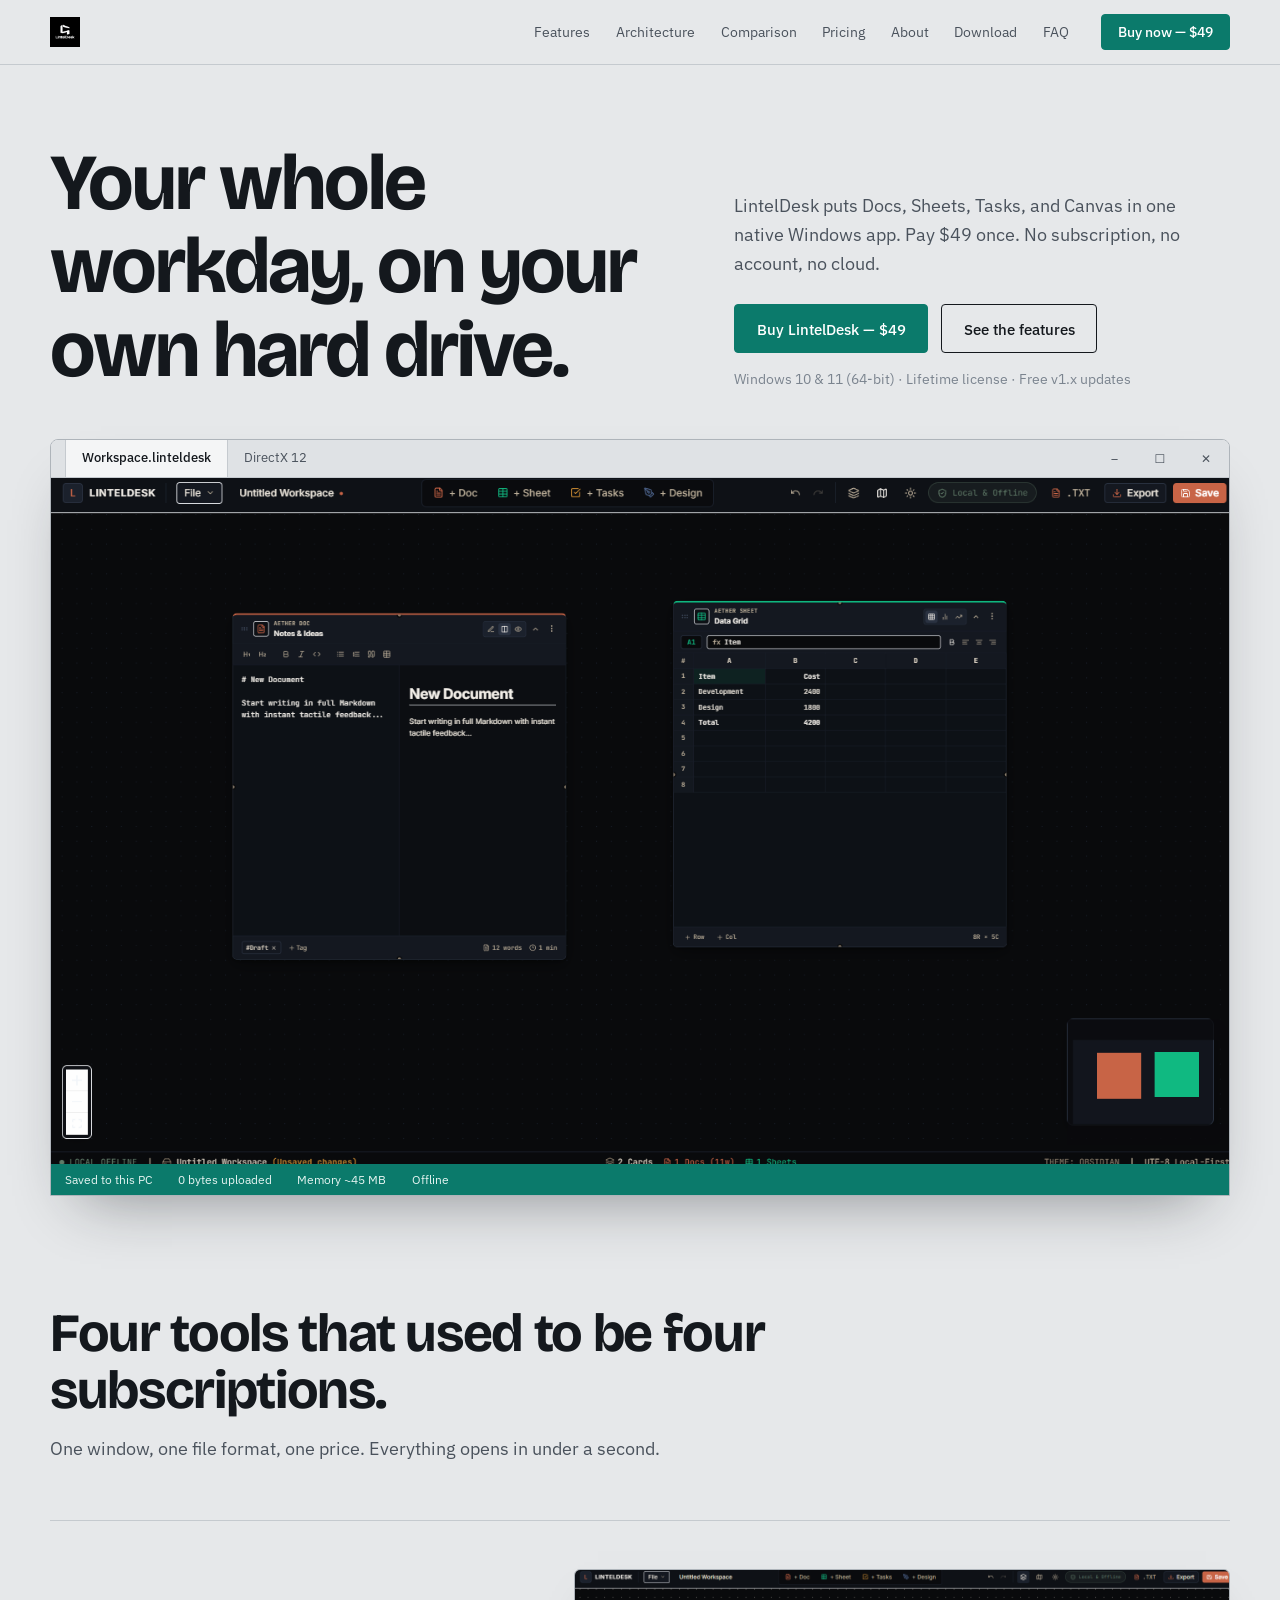
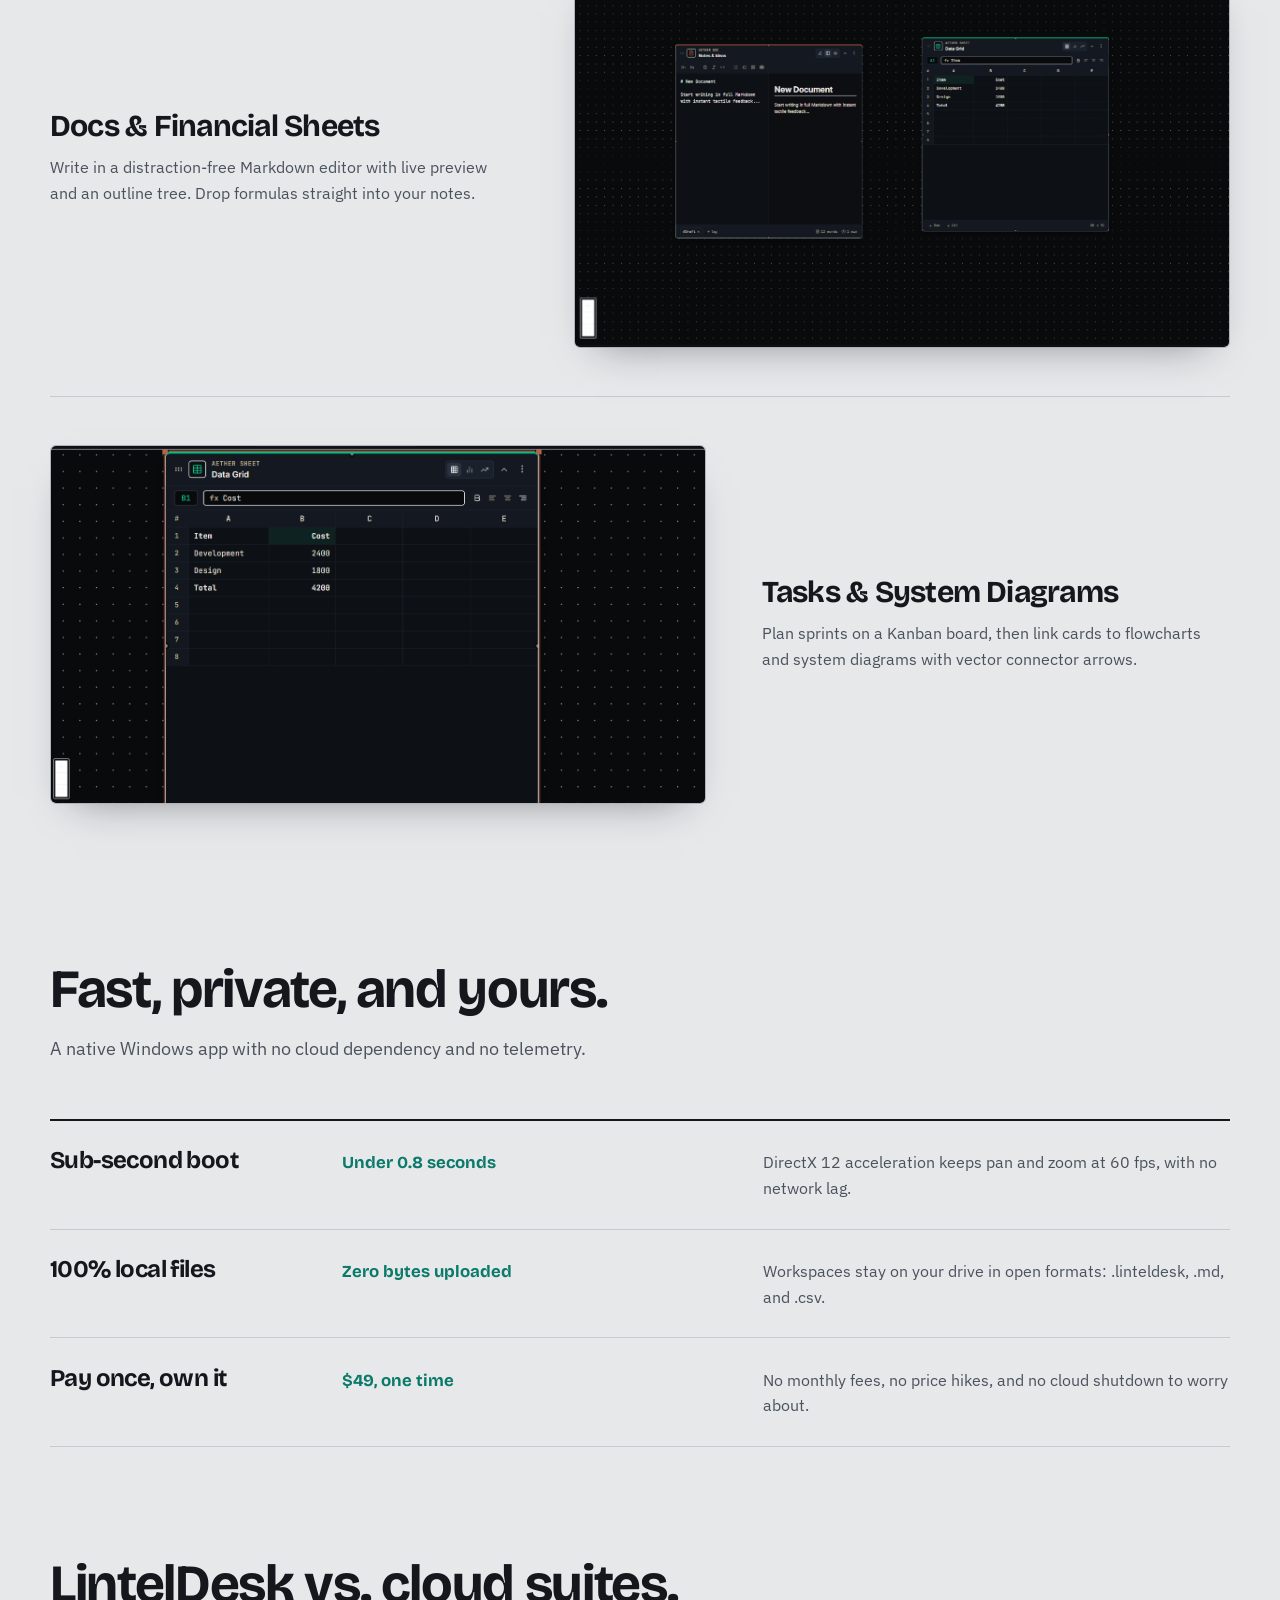
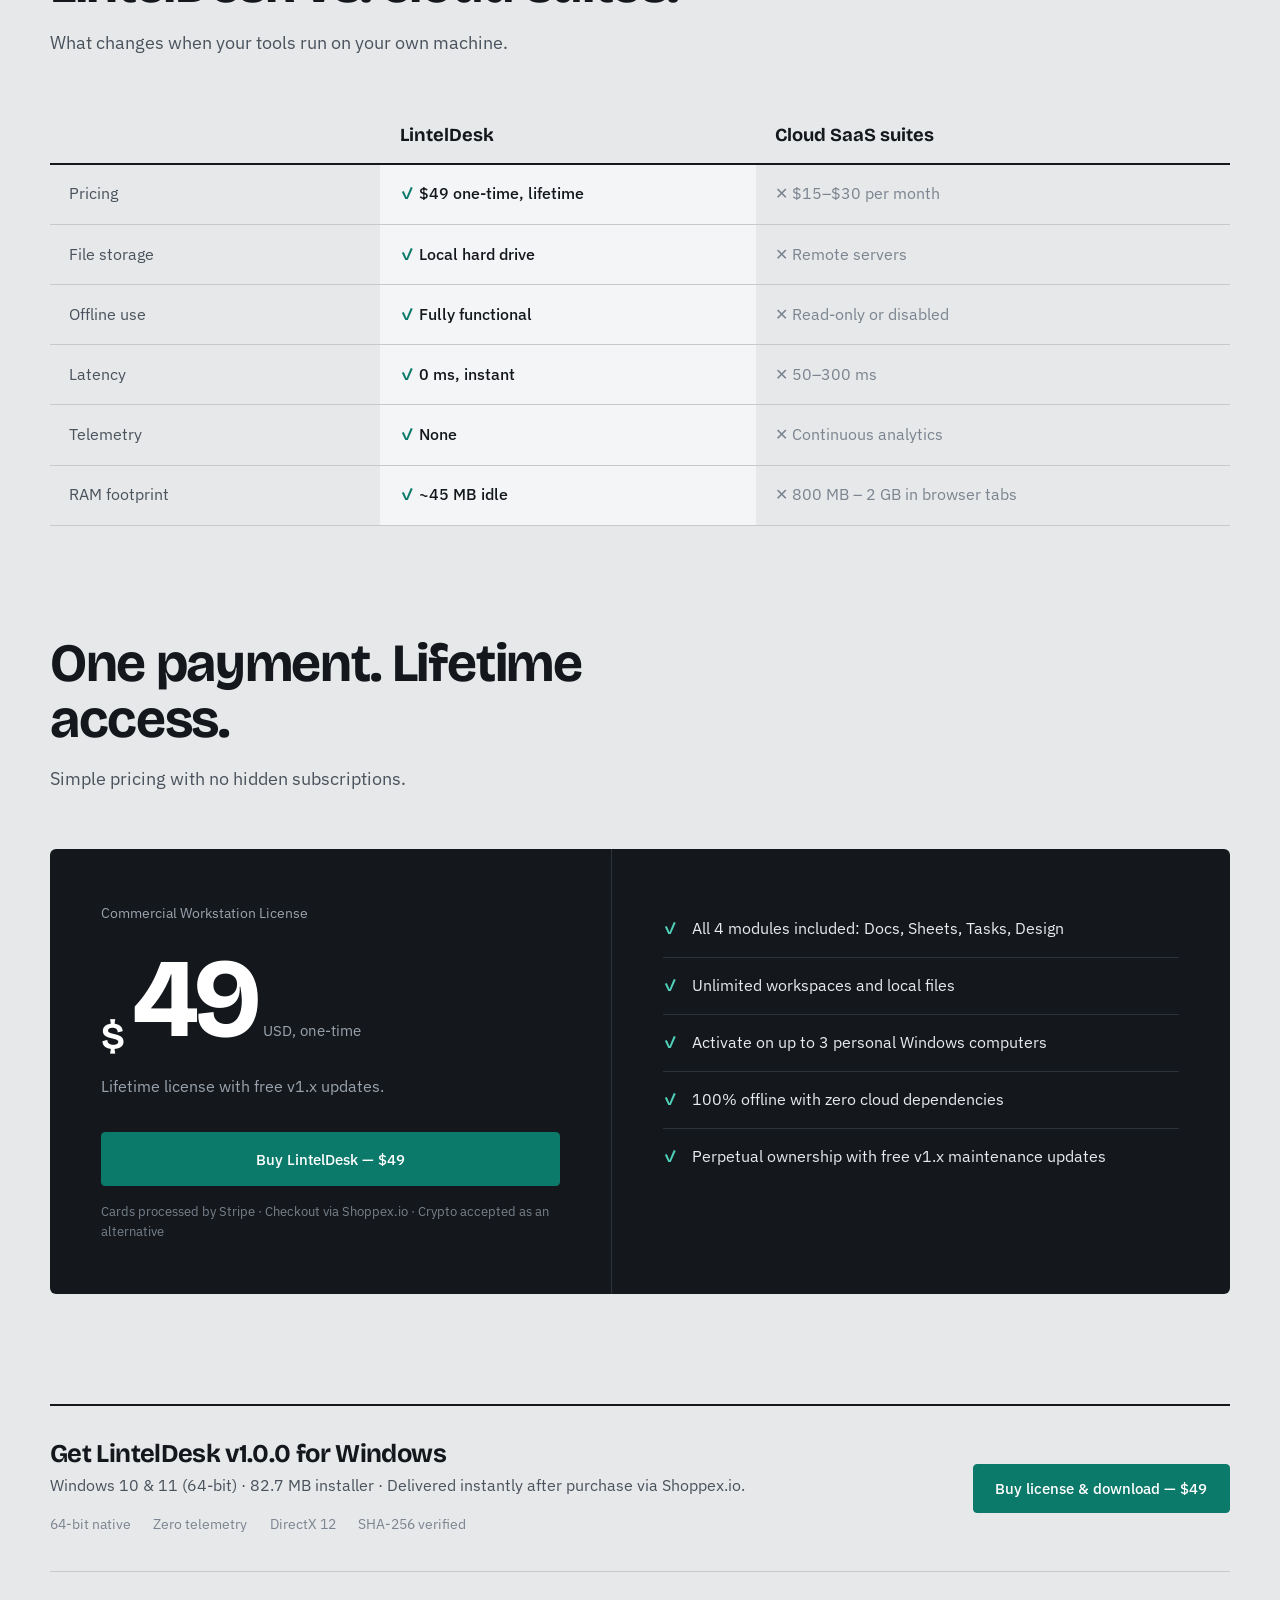
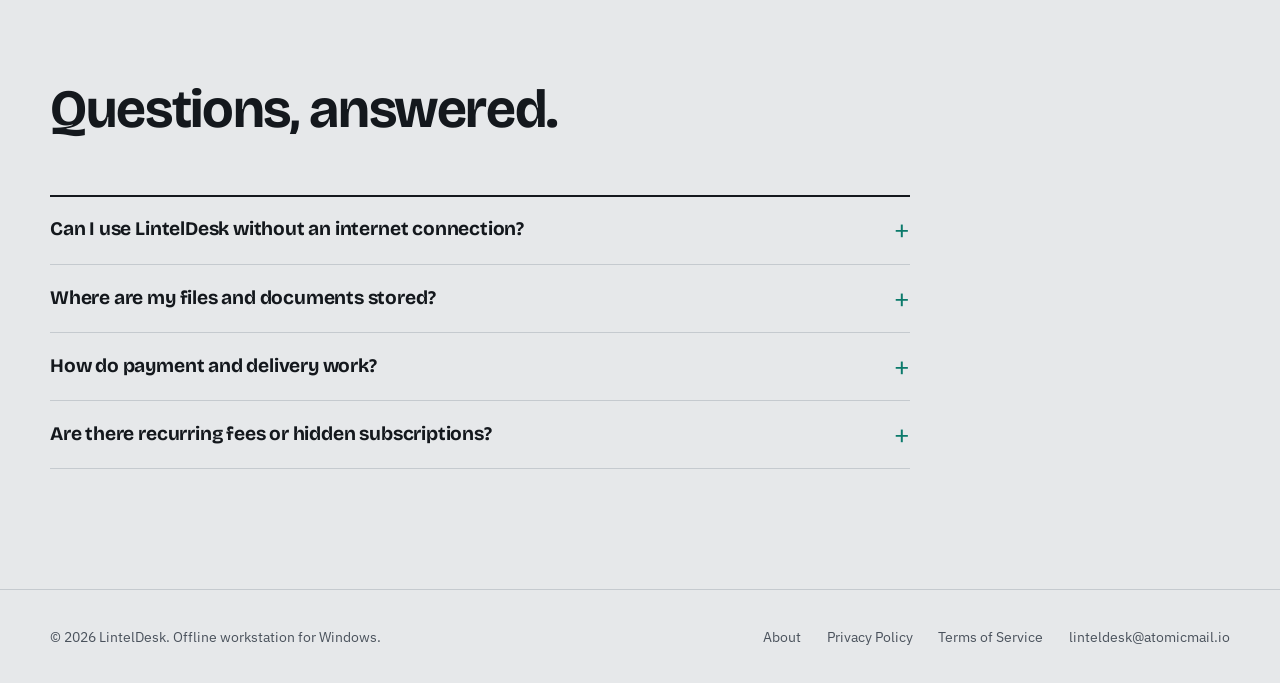
<file: index.html>
<!DOCTYPE html>
<html lang="en">
<head>
<meta charset="UTF-8" />
<meta name="viewport" content="width=device-width, initial-scale=1.0" />
<link rel="icon" type="image/png" href="logo.png">
<title>LintelDesk — The Offline Desktop Workstation for Windows</title>
<meta name="gridinsoft-key" content="z307arwxmlunxti1tvqyigjngxfjx3qfcw92njmbzhxirxfr6nfvbhjpmajfao5b" />
<meta name="description" content="Docs, Sheets, Tasks, and Canvas unified on your local machine. $49 once. No subscriptions. No cloud lock-in." />
<meta name="theme-color" content="#e6e8ea" />
<script async src="https://pagead2.googlesyndication.com/pagead/js/adsbygoogle.js?client=ca-pub-5978906371878129" crossorigin="anonymous"></script>
<link rel="preconnect" href="https://fonts.googleapis.com" />
<link rel="preconnect" href="https://fonts.gstatic.com" crossorigin />
<link href="https://fonts.googleapis.com/css2?family=Bricolage+Grotesque:opsz,wght@12..96,500;12..96,700&family=IBM+Plex+Sans:wght@400;500;600&display=swap" rel="stylesheet" />
<script type="application/ld+json">
{"@context":"https://schema.org","@type":"SoftwareApplication","name":"LintelDesk","operatingSystem":"Windows 10, Windows 11 (64-bit)","applicationCategory":"ProductivityApplication","offers":{"@type":"Offer","price":"49.00","priceCurrency":"USD"}}
</script>
<style>
:root{
  --bg:#e6e8ea; --paper:#f4f5f6; --ink:#14181d; --mid:#4a525c; --soft:#7b848f; --rule:#c5cacf;
  --accent:#0b7a6b; --accent-d:#085c51; --dark:#14181d;
  --display:'Bricolage Grotesque',Georgia,sans-serif; --body:'IBM Plex Sans',system-ui,sans-serif;
}
*{box-sizing:border-box;margin:0;padding:0}
html{scroll-behavior:smooth;scroll-padding-top:70px}
body{background:var(--bg);color:var(--ink);font:400 16px/1.6 var(--body);-webkit-font-smoothing:antialiased}
img{max-width:100%;display:block}
a{color:inherit;text-decoration:none}
ul{list-style:none}
:focus-visible{outline:2px solid var(--accent);outline-offset:3px}
.wrap{width:min(1180px,100% - 48px);margin:0 auto}
h1,h2,h3{font-family:var(--display);font-weight:700;letter-spacing:-.025em;line-height:1.05}

.btn{display:inline-flex;align-items:center;gap:.6rem;font:500 .95rem var(--body);padding:.85rem 1.35rem;border-radius:4px;border:1px solid var(--ink);background:transparent;color:var(--ink);cursor:pointer;transition:background .15s,color .15s}
.btn:hover{background:var(--ink);color:var(--paper)}
.btn-buy{background:var(--accent);border-color:var(--accent);color:#fff}
.btn-buy:hover{background:var(--accent-d);border-color:var(--accent-d);color:#fff}
.btn-sm{padding:.5rem 1rem;font-size:.875rem}

/* top bar */
.bar{position:sticky;top:0;z-index:20;background:var(--bg);border-bottom:1px solid var(--rule)}
.bar-in{display:flex;align-items:center;gap:2rem;height:64px}
.brand-logo-img{height:30px;width:auto}
.menu{display:flex;gap:1.6rem;margin-left:auto;font-size:.9rem;color:var(--mid)}
.menu a:hover{color:var(--ink);text-decoration:underline;text-underline-offset:5px}
.toggle{display:none;margin-left:auto;background:none;border:1px solid var(--ink);border-radius:4px;width:38px;height:36px;cursor:pointer}

/* hero */
.hero{padding:76px 0 0}
.hero-top{display:grid;grid-template-columns:1.25fr 1fr;gap:4rem;align-items:end;margin-bottom:3rem}
h1{font-size:clamp(2.8rem,6.2vw,5.4rem)}
.hero-side p{color:var(--mid);font-size:1.125rem;margin-bottom:1.6rem;max-width:42ch}
.hero-side .row{display:flex;gap:.8rem;flex-wrap:wrap}
.hero-side small{display:block;margin-top:1rem;color:var(--soft);font-size:.85rem}

/* app window */
.win{background:var(--paper);border:1px solid #aeb4ba;border-radius:8px 8px 0 0;overflow:hidden;box-shadow:0 30px 60px -30px rgba(20,24,29,.45)}
.win-bar{display:flex;align-items:center;gap:1rem;height:38px;padding:0 0 0 14px;background:#dfe2e5;border-bottom:1px solid #c5cacf;font-size:.8rem;color:var(--mid)}
.win-bar b{font-weight:500;background:var(--paper);height:100%;display:flex;align-items:center;padding:0 16px;border-right:1px solid #c5cacf;border-left:1px solid #c5cacf;color:var(--ink)}
.win-ctl{margin-left:auto;display:flex;height:100%}
.win-ctl span{width:46px;display:grid;place-items:center;font-size:.75rem;color:var(--mid)}
.win-ctl span:last-child:hover{background:#c42b1c;color:#fff}
.win-status{display:flex;gap:1.6rem;padding:.4rem 14px;background:var(--accent);color:#e5f4f1;font-size:.75rem;flex-wrap:wrap}

/* features: alternating rows */
section{padding:110px 0 0}
.head{max-width:720px;margin-bottom:3.5rem}
.head h2{font-size:clamp(2.1rem,4.2vw,3.4rem);margin-bottom:1rem}
.head p{color:var(--mid);font-size:1.125rem;max-width:56ch}
.feat{display:grid;grid-template-columns:5fr 7fr;gap:3.5rem;align-items:center;padding:3rem 0;border-top:1px solid var(--rule)}
.feat.flip{grid-template-columns:7fr 5fr}
.feat.flip .feat-text{order:2}
.feat h3{font-size:1.9rem;margin-bottom:.8rem}
.feat p{color:var(--mid);max-width:44ch}
.feat .shot{border:1px solid #aeb4ba;border-radius:6px;overflow:hidden;background:var(--paper);box-shadow:0 18px 40px -24px rgba(20,24,29,.5)}

/* specs list */
.specs{border-top:2px solid var(--ink)}
.spec{display:grid;grid-template-columns:260px 1fr 1.2fr;gap:2rem;padding:1.7rem 0;border-bottom:1px solid var(--rule);align-items:baseline}
.spec h3{font-size:1.5rem}
.spec .big{font:700 1.05rem var(--display);color:var(--accent)}
.spec p{color:var(--mid)}

/* comparison */
.table-scroll{overflow-x:auto}
.cmp{width:100%;border-collapse:collapse;min-width:640px}
.cmp th,.cmp td{text-align:left;padding:1.05rem 1.2rem;border-bottom:1px solid var(--rule)}
.cmp thead th{font:700 1.15rem var(--display);border-bottom:2px solid var(--ink);padding-top:.6rem}
.cmp td:first-child{color:var(--mid);width:28%}
.cmp .us{background:var(--paper);font-weight:500}
.cmp .us::before{content:"✓ ";color:var(--accent);font-weight:600}
.cmp .them{color:var(--soft)}
.cmp .them::before{content:"✕ "}

/* pricing */
.price{display:grid;grid-template-columns:1fr 1.1fr;background:var(--dark);color:#e8eaed;border-radius:6px;overflow:hidden}
.price-l{padding:3.2rem;border-right:1px solid #2c333b}
.price-l .plan{color:#9aa3ad;font-size:.9rem;margin-bottom:1.2rem}
.amt{display:flex;align-items:baseline;gap:.5rem;font:700 7rem/1 var(--display);letter-spacing:-.05em;color:#fff}
.amt sup{font-size:2.4rem;letter-spacing:0;vertical-align:top;position:relative;top:.8rem}
.amt small{font:400 .95rem var(--body);letter-spacing:0;color:#9aa3ad}
.price-l p{margin:1.2rem 0 2rem;color:#9aa3ad}
.price-l .btn{width:100%;justify-content:center;padding:1rem}
.price-l .note{display:block;margin-top:1rem;font-size:.8rem;color:#77818c}
.price-r{padding:3.2rem}
.price-r li{display:flex;gap:.9rem;padding:.95rem 0;border-bottom:1px solid #2c333b}
.price-r li:last-child{border:0}
.price-r li::before{content:"✓";color:#4fd1b9;font-weight:600}

/* download */
.dl{display:flex;justify-content:space-between;align-items:center;gap:2rem;flex-wrap:wrap;padding:2.2rem 0;border-top:2px solid var(--ink);border-bottom:1px solid var(--rule)}
.dl h3{font-size:1.6rem;margin-bottom:.3rem}
.dl p{color:var(--mid)}
.chips{margin-top:1rem;display:flex;gap:1.4rem;flex-wrap:wrap;font-size:.85rem;color:var(--soft)}

/* faq */
.faq{border-top:2px solid var(--ink);max-width:860px}
.faq details{border-bottom:1px solid var(--rule)}
.faq summary{list-style:none;cursor:pointer;display:flex;justify-content:space-between;gap:1rem;padding:1.3rem 0;font:700 1.2rem var(--display);letter-spacing:-.01em}
.faq summary::-webkit-details-marker{display:none}
.faq summary::after{content:"+";font:400 1.6rem/1 var(--body);color:var(--accent)}
.faq details[open] summary::after{content:"–"}
.faq details p{padding:0 0 1.4rem;color:var(--mid);max-width:62ch}

footer{margin-top:120px;border-top:1px solid var(--rule);padding:2.2rem 0;color:var(--mid);font-size:.875rem}
.foot{display:flex;justify-content:space-between;gap:1rem;flex-wrap:wrap}
.foot ul{display:flex;gap:1.6rem;flex-wrap:wrap}
.foot a:hover{color:var(--ink);text-decoration:underline}

@media(max-width:900px){
  .menu{display:none;position:absolute;top:64px;left:0;right:0;flex-direction:column;gap:0;background:var(--bg);border-bottom:1px solid var(--rule);padding:.5rem 24px}
  .menu.open{display:flex}.menu a{padding:.8rem 0}
  .toggle{display:block}.bar .btn-sm{display:none}
  .hero{padding-top:44px}.hero-top,.feat,.feat.flip,.price{grid-template-columns:1fr;gap:1.6rem}
  .feat.flip .feat-text{order:0}
  .spec{grid-template-columns:1fr;gap:.4rem}
  .price-l{border-right:0;border-bottom:1px solid #2c333b;padding:2rem}.price-r{padding:1.5rem 2rem 2rem}
  .amt{font-size:5.5rem}section{padding-top:80px}
}
@media(prefers-reduced-motion:reduce){*{transition:none!important;scroll-behavior:auto!important}}
</style>
</head>
<body>

<header class="bar">
  <div class="wrap bar-in">
    <a href="#top" aria-label="LintelDesk Home"><img src="images/logo.png" alt="LintelDesk Logo" class="brand-logo-img" /></a>
    <nav class="menu" id="menu">
      <a href="#features">Features</a><a href="#architecture">Architecture</a><a href="#comparison">Comparison</a><a href="#pricing">Pricing</a><a href="about.html">About</a><a href="#download">Download</a><a href="#faq">FAQ</a>
    </nav>
    <a href="https://checkout.shoppex.io/pay/pl_1790201548_01a0cc23-e24a-76c8-9da7-486e7e6eb278_e0582c93fb455dad34afa04b" target="_blank" rel="noopener noreferrer" class="btn btn-buy btn-sm">Buy now — $49</a>
    <button class="toggle" id="toggle" aria-label="Open menu">☰</button>
  </div>
</header>

<main id="top">
  <div class="wrap hero">
    <div class="hero-top">
      <h1>Your whole workday, on your own hard drive.</h1>
      <div class="hero-side">
        <p>LintelDesk puts Docs, Sheets, Tasks, and Canvas in one native Windows app. Pay $49 once. No subscription, no account, no cloud.</p>
        <div class="row">
          <a href="https://checkout.shoppex.io/pay/pl_1790201548_01a0cc23-e24a-76c8-9da7-486e7e6eb278_e0582c93fb455dad34afa04b" target="_blank" rel="noopener noreferrer" class="btn btn-buy">Buy LintelDesk — $49</a>
          <a href="#features" class="btn">See the features</a>
        </div>
        <small>Windows 10 &amp; 11 (64-bit) · Lifetime license · Free v1.x updates</small>
      </div>
    </div>

    <div class="win" id="hero">
      <div class="win-bar">
        <b>Workspace.linteldesk</b><span>DirectX 12</span>
        <div class="win-ctl"><span>–</span><span>☐</span><span>✕</span></div>
      </div>
      <img src="images/workstation-canvas.png" alt="LintelDesk Workstation Interface" />
      <div class="win-status"><span>Saved to this PC</span><span>0 bytes uploaded</span><span>Memory ~45 MB</span><span>Offline</span></div>
    </div>
  </div>

  <section id="features">
    <div class="wrap">
      <div class="head">
        <h2>Four tools that used to be four subscriptions.</h2>
        <p>One window, one file format, one price. Everything opens in under a second.</p>
      </div>
      <div class="feat">
        <div class="feat-text">
          <h3>Docs &amp; Financial Sheets</h3>
          <p>Write in a distraction-free Markdown editor with live preview and an outline tree. Drop formulas straight into your notes.</p>
        </div>
        <div class="shot"><img src="images/docs-split-editor.png" alt="LintelDesk Split Markdown Editor" /></div>
      </div>
      <div class="feat flip">
        <div class="feat-text">
          <h3>Tasks &amp; System Diagrams</h3>
          <p>Plan sprints on a Kanban board, then link cards to flowcharts and system diagrams with vector connector arrows.</p>
        </div>
        <div class="shot"><img src="images/tasks-canvas-diagram.png" alt="LintelDesk Kanban Sprint Board with Canvas Diagrams" /></div>
      </div>
    </div>
  </section>

  <section id="architecture">
    <div class="wrap">
      <div class="head">
        <h2>Fast, private, and yours.</h2>
        <p>A native Windows app with no cloud dependency and no telemetry.</p>
      </div>
      <div class="specs">
        <div class="spec"><h3>Sub-second boot</h3><div class="big">Under 0.8 seconds</div><p>DirectX 12 acceleration keeps pan and zoom at 60 fps, with no network lag.</p></div>
        <div class="spec"><h3>100% local files</h3><div class="big">Zero bytes uploaded</div><p>Workspaces stay on your drive in open formats: .linteldesk, .md, and .csv.</p></div>
        <div class="spec"><h3>Pay once, own it</h3><div class="big">$49, one time</div><p>No monthly fees, no price hikes, and no cloud shutdown to worry about.</p></div>
      </div>
    </div>
  </section>

  <section id="comparison">
    <div class="wrap">
      <div class="head">
        <h2>LintelDesk vs. cloud suites.</h2>
        <p>What changes when your tools run on your own machine.</p>
      </div>
      <div class="table-scroll">
        <table class="cmp">
          <thead><tr><th></th><th>LintelDesk</th><th>Cloud SaaS suites</th></tr></thead>
          <tbody>
            <tr><td>Pricing</td><td class="us">$49 one-time, lifetime</td><td class="them">$15–$30 per month</td></tr>
            <tr><td>File storage</td><td class="us">Local hard drive</td><td class="them">Remote servers</td></tr>
            <tr><td>Offline use</td><td class="us">Fully functional</td><td class="them">Read-only or disabled</td></tr>
            <tr><td>Latency</td><td class="us">0 ms, instant</td><td class="them">50–300 ms</td></tr>
            <tr><td>Telemetry</td><td class="us">None</td><td class="them">Continuous analytics</td></tr>
            <tr><td>RAM footprint</td><td class="us">~45 MB idle</td><td class="them">800 MB – 2 GB in browser tabs</td></tr>
          </tbody>
        </table>
      </div>
    </div>
  </section>

  <section id="pricing">
    <div class="wrap">
      <div class="head">
        <h2>One payment. Lifetime access.</h2>
        <p>Simple pricing with no hidden subscriptions.</p>
      </div>
      <div class="price">
        <div class="price-l">
          <div class="plan">Commercial Workstation License</div>
          <div class="amt"><sup>$</sup>49<small>USD, one-time</small></div>
          <p>Lifetime license with free v1.x updates.</p>
          <a href="https://checkout.shoppex.io/pay/pl_1790201548_01a0cc23-e24a-76c8-9da7-486e7e6eb278_e0582c93fb455dad34afa04b" target="_blank" rel="noopener noreferrer" class="btn btn-buy">Buy LintelDesk — $49</a>
          <span class="note">Cards processed by Stripe · Checkout via Shoppex.io · Crypto accepted as an alternative</span>
        </div>
        <ul class="price-r">
          <li>All 4 modules included: Docs, Sheets, Tasks, Design</li>
          <li>Unlimited workspaces and local files</li>
          <li>Activate on up to 3 personal Windows computers</li>
          <li>100% offline with zero cloud dependencies</li>
          <li>Perpetual ownership with free v1.x maintenance updates</li>
        </ul>
      </div>
    </div>
  </section>

  <section id="download">
    <div class="wrap">
      <div class="dl">
        <div>
          <h3>Get LintelDesk v1.0.0 for Windows</h3>
          <p>Windows 10 &amp; 11 (64-bit) · 82.7 MB installer · Delivered instantly after purchase via Shoppex.io.</p>
          <div class="chips"><span>64-bit native</span><span>Zero telemetry</span><span>DirectX 12</span><span>SHA-256 verified</span></div>
        </div>
        <a href="https://checkout.shoppex.io/pay/pl_1790201548_01a0cc23-e24a-76c8-9da7-486e7e6eb278_e0582c93fb455dad34afa04b" target="_blank" rel="noopener noreferrer" class="btn btn-buy">Buy license &amp; download — $49</a>
      </div>
    </div>
  </section>

  <section id="faq">
    <div class="wrap">
      <div class="head"><h2>Questions, answered.</h2></div>
      <div class="faq">
        <details><summary>Can I use LintelDesk without an internet connection?</summary><p>Yes. LintelDesk is an offline desktop workstation. Once installed, it works indefinitely with no network connection.</p></details>
        <details><summary>Where are my files and documents stored?</summary><p>On your hard drive, in open formats (.linteldesk, .md, .csv, .json, .png). We never access, store, or transmit your documents.</p></details>
        <details><summary>How do payment and delivery work?</summary><p>Shoppex.io processes payment by credit/debit card or cryptocurrency. Right after purchase, you are redirected to download the installer.</p></details>
        <details><summary>Are there recurring fees or hidden subscriptions?</summary><p>No. LintelDesk is a single $49 USD payment. There are no subscriptions, monthly fees, or paywalled features.</p></details>
      </div>
    </div>
  </section>
</main>

<footer>
  <div class="wrap foot">
    <div>© 2026 LintelDesk. Offline workstation for Windows.</div>
    <ul>
      <li><a href="about.html">About</a></li>
      <li><a href="privacy.html">Privacy Policy</a></li>
      <li><a href="terms.html">Terms of Service</a></li>
      <li><a href="mailto:linteldesk@atomicmail.io">linteldesk@atomicmail.io</a></li>
    </ul>
  </div>
</footer>

<script>
const m=document.getElementById('menu');
document.getElementById('toggle').addEventListener('click',()=>m.classList.toggle('open'));
m.querySelectorAll('a').forEach(a=>a.addEventListener('click',()=>m.classList.remove('open')));
</script>
</body>
</html>
</file>
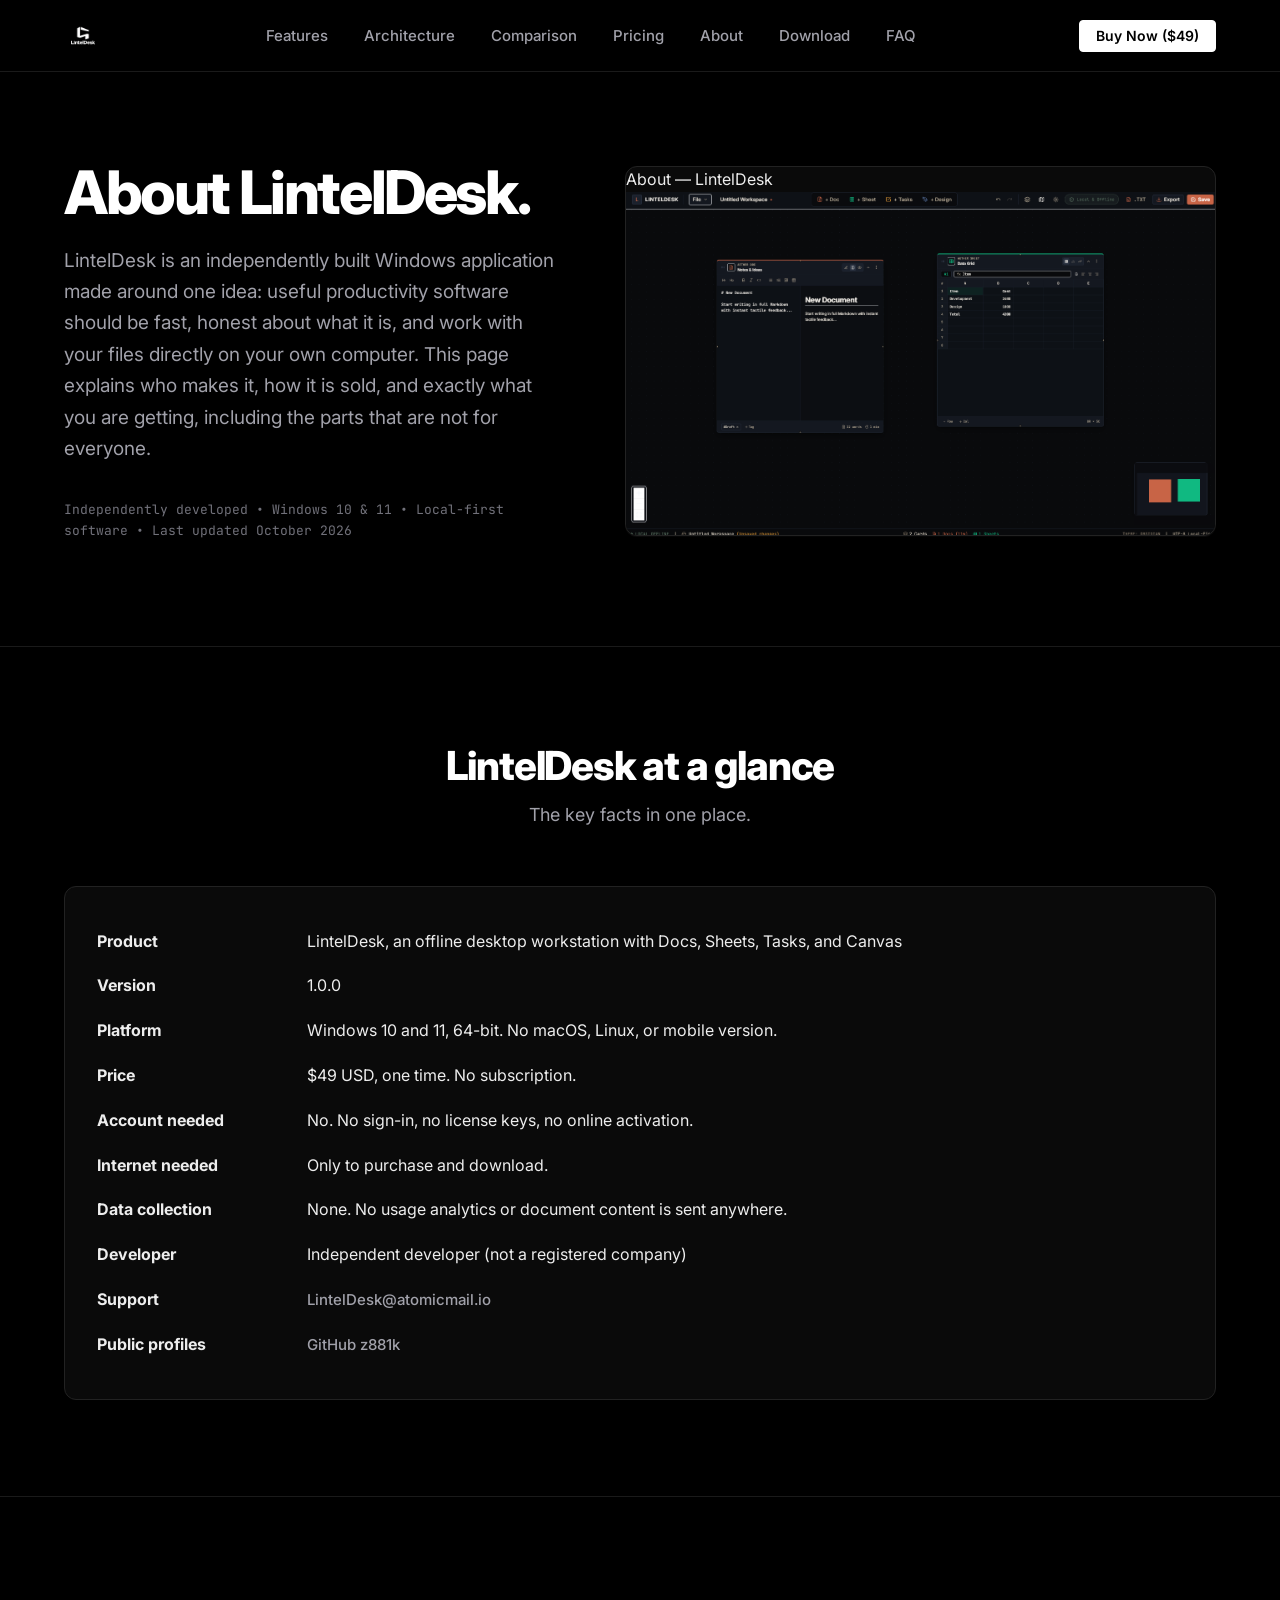
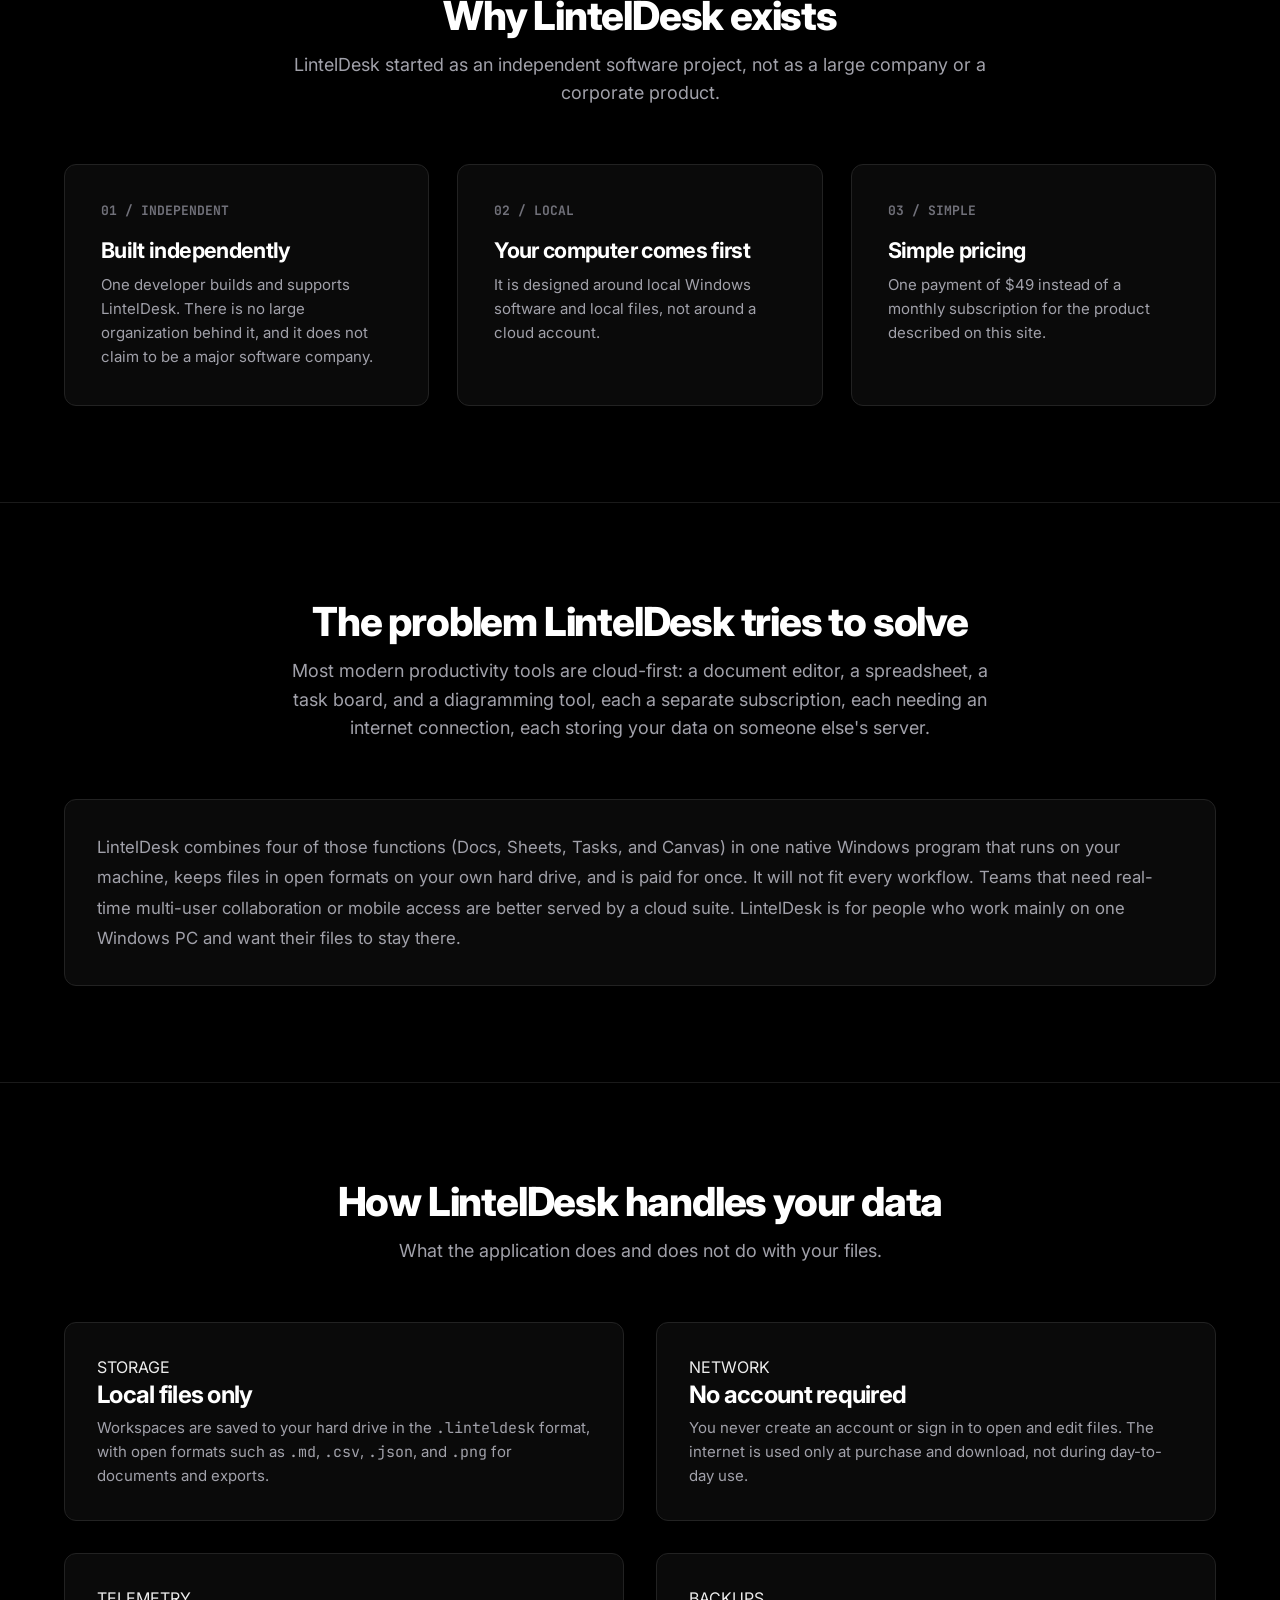
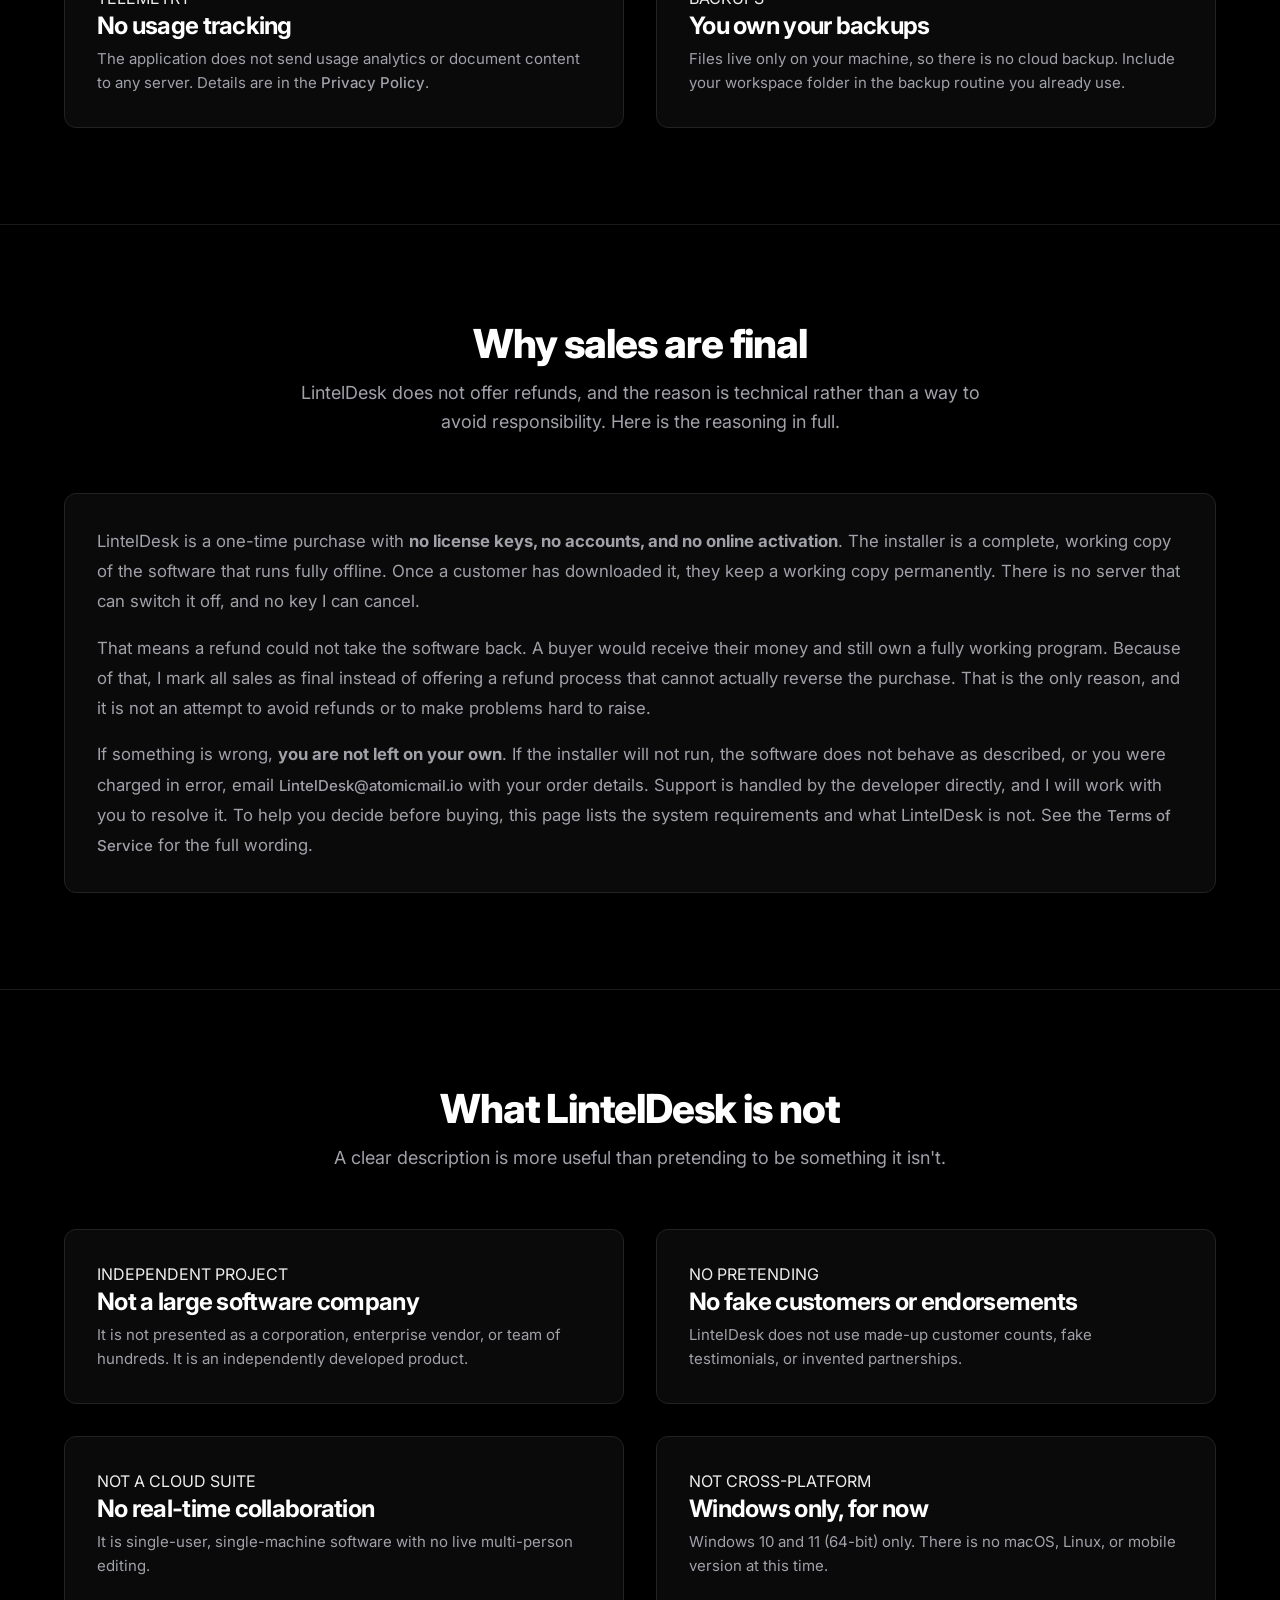
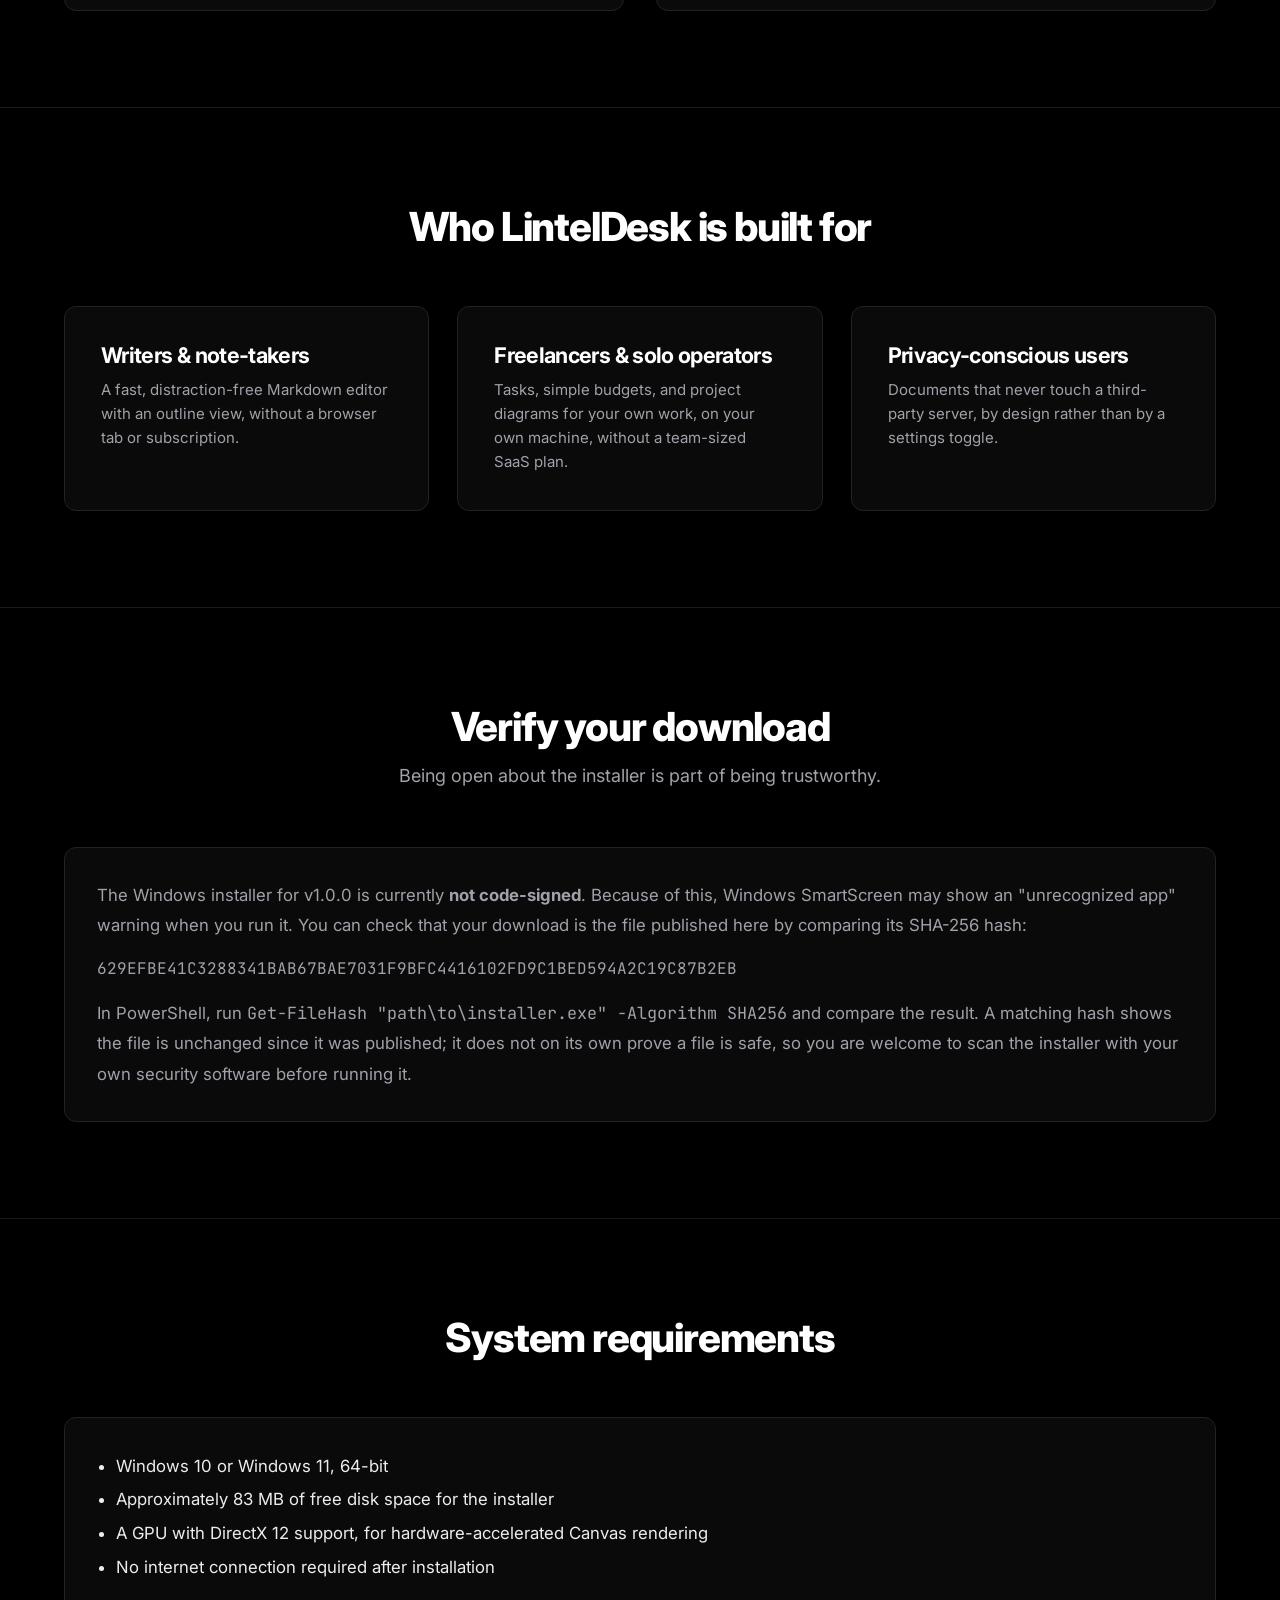
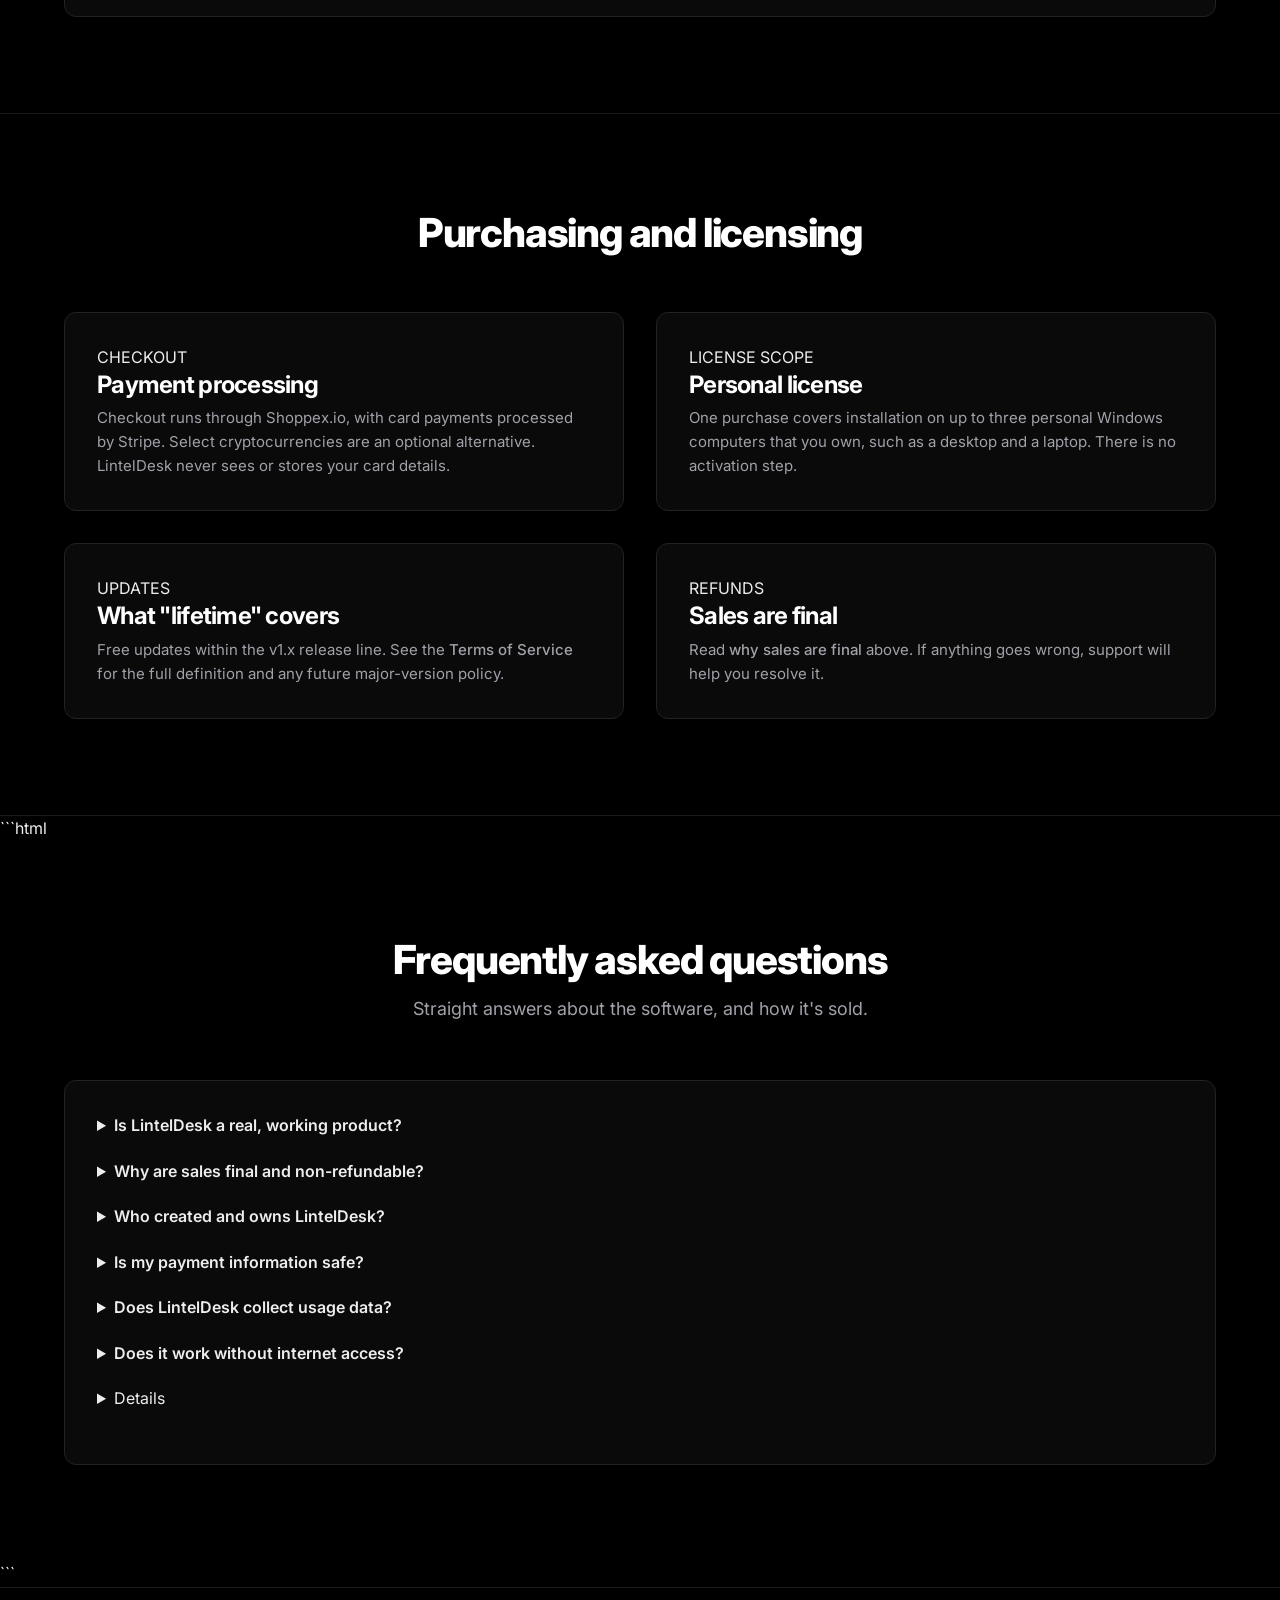
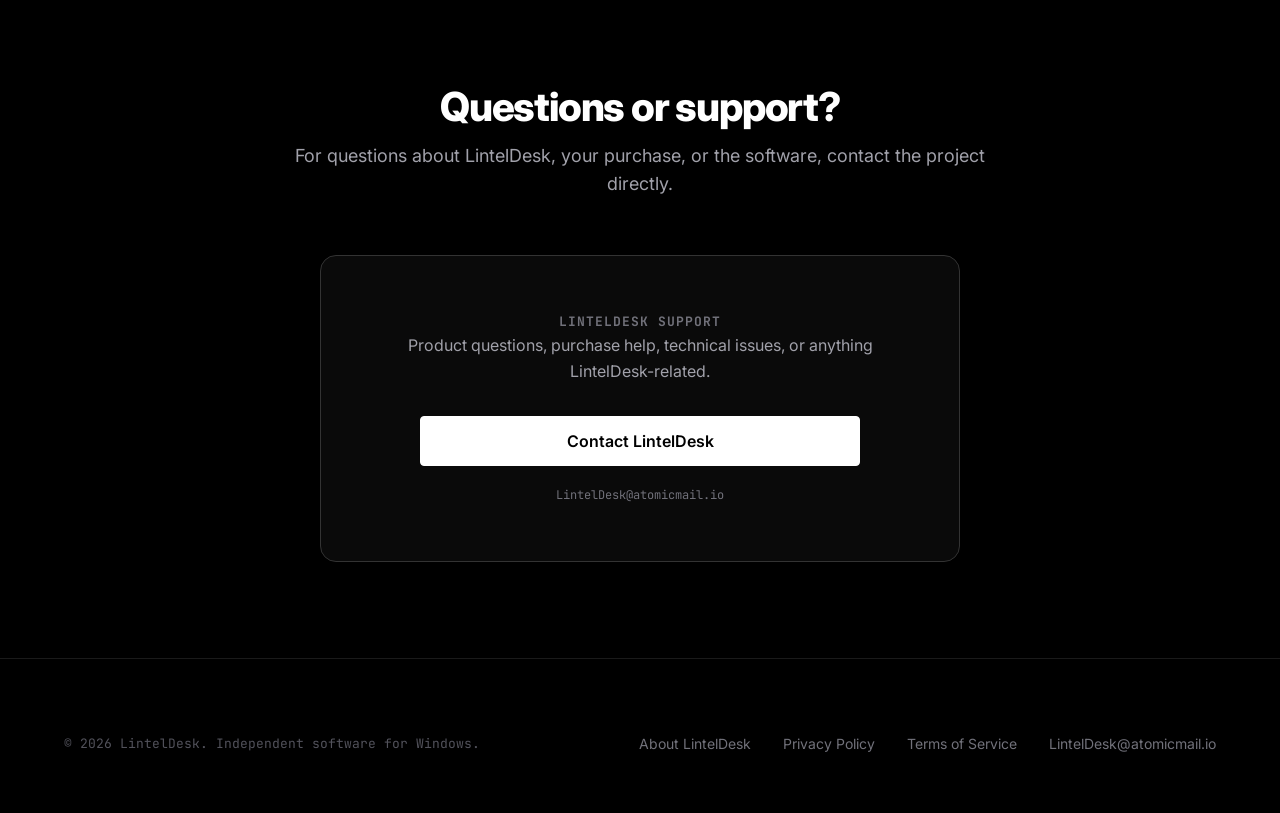
<file: about.html>
<!DOCTYPE html>
<html lang="en">
<head>
  <meta charset="UTF-8" />
  <meta name="viewport" content="width=device-width, initial-scale=1.0" />
  <title>About LintelDesk — Independent Offline Windows Software</title>
  <meta name="description" content="LintelDesk is an independently built, offline Windows workstation (Docs, Sheets, Tasks, Canvas). One-time $49 purchase, no account, no telemetry. Read who makes it, how it is sold, and why sales are final." />
  <meta name="theme-color" content="#000000" />
  <link rel="canonical" href="https://linteldesk.com/about.html" />
  <link rel="icon" type="image/png" href="logo.png">
  <link rel="preconnect" href="https://fonts.googleapis.com" />
  <link rel="preconnect" href="https://fonts.gstatic.com" crossorigin />
  <link href="https://fonts.googleapis.com/css2?family=Inter:wght@400;500;600;700;800;900&family=JetBrains+Mono:wght@400;500;600;700&display=swap" rel="stylesheet" />
  <link rel="stylesheet" href="styles.css" />

  <script type="application/ld+json">
  {
    "@context": "https://schema.org",
    "@graph": [
      {
        "@type": "AboutPage",
        "@id": "https://linteldesk.com/about.html",
        "url": "https://linteldesk.com/about.html",
        "name": "About LintelDesk",
        "dateModified": "2026-10-10",
        "about": { "@id": "https://linteldesk.com/#software" }
      },
      {
        "@type": "SoftwareApplication",
        "@id": "https://linteldesk.com/#software",
        "name": "LintelDesk",
        "applicationCategory": "ProductivityApplication",
        "operatingSystem": "Windows 10, Windows 11 (64-bit)",
        "softwareVersion": "1.0.0",
        "url": "https://linteldesk.com",
        "description": "An offline desktop workstation for Windows combining Docs, Sheets, Tasks and Canvas. Local files, no account, no telemetry.",
        "offers": { "@type": "Offer", "price": "49.00", "priceCurrency": "USD", "url": "https://linteldesk.com/#pricing" },
        "publisher": { "@type": "Organization", "name": "LintelDesk", "url": "https://linteldesk.com", "email": "LintelDesk@atomicmail.io", "sameAs": ["https://github.com/z881k"] }
      },
      {
        "@type": "FAQPage",
        "mainEntity": [
          { "@type": "Question", "name": "Is LintelDesk a real, working product?", "acceptedAnswer": { "@type": "Answer", "text": "Yes. LintelDesk v1.0.0 is a working Windows desktop application that you download and install after purchase." } },
          { "@type": "Question", "name": "Why are sales final and non-refundable?", "acceptedAnswer": { "@type": "Answer", "text": "LintelDesk has no license keys, no accounts and no online activation, and it runs fully offline. Once the installer is downloaded the buyer keeps a working copy permanently, and the developer has no way to revoke it after a refund. If something is wrong with the product, support will help resolve it." } },
          { "@type": "Question", "name": "Does LintelDesk work without internet access?", "acceptedAnswer": { "@type": "Answer", "text": "Yes. An internet connection is only needed to purchase and download it." } },
          { "@type": "Question", "name": "Does LintelDesk collect usage data?", "acceptedAnswer": { "@type": "Answer", "text": "No. The application does not send usage analytics or document content to any server." } },
          { "@type": "Question", "name": "Who makes LintelDesk?", "acceptedAnswer": { "@type": "Answer", "text": "LintelDesk is built by an independent developer rather than a registered company. Support is handled directly at LintelDesk@atomicmail.io." } }
        ]
      }
    ]
  }
  </script>
</head>
<body>

  <header class="header">
    <div class="container nav-row">
      <a href="index.html#hero" class="brand-link" aria-label="LintelDesk Home">
        <img src="images/logo.png" alt="LintelDesk Logo" class="brand-logo-img" />
      </a>
      <nav>
        <ul class="nav-menu">
          <li><a href="index.html#features" class="nav-link">Features</a></li>
          <li><a href="index.html#architecture" class="nav-link">Architecture</a></li>
          <li><a href="index.html#comparison" class="nav-link">Comparison</a></li>
          <li><a href="index.html#pricing" class="nav-link">Pricing</a></li>
          <li><a href="about.html" class="nav-link">About</a></li>
          <li><a href="index.html#download" class="nav-link">Download</a></li>
          <li><a href="index.html#faq" class="nav-link">FAQ</a></li>
        </ul>
      </nav>
      <div style="display: flex; align-items: center; gap: 1rem;">
        <a href="https://checkout.shoppex.io/pay/pl_1790201548_01a0cc23-e24a-76c8-9da7-486e7e6eb278_e0582c93fb455dad34afa04b"
           target="_blank" rel="noopener noreferrer" class="btn btn-primary btn-sm">Buy Now ($49)</a>
        <button class="mobile-toggle" aria-label="Open Menu">
          <svg width="20" height="20" viewBox="0 0 24 24" fill="none" stroke="currentColor" stroke-width="2">
            <line x1="3" y1="12" x2="21" y2="12"></line><line x1="3" y1="6" x2="21" y2="6"></line><line x1="3" y1="18" x2="21" y2="18"></line>
          </svg>
        </button>
      </div>
    </div>
  </header>

  <main>
    <section class="hero" id="hero">
      <div class="container hero-grid">
        <div class="hero-content">
          <h1>About LintelDesk.</h1>
          <p>
            LintelDesk is an independently built Windows application made around one idea:
            useful productivity software should be fast, honest about what it is, and work
            with your files directly on your own computer. This page explains who makes it,
            how it is sold, and exactly what you are getting, including the parts that are
            not for everyone.
          </p>
          <div class="hero-meta">
            Independently developed • Windows 10 &amp; 11 • Local-first software • Last updated October 2026
          </div>
        </div>
        <div class="hero-visual">
          <div class="hero-frame">
            <div class="window-topbar">
              <div class="window-dots"><span class="w-dot"></span><span class="w-dot"></span><span class="w-dot"></span></div>
              <div class="window-tab-title">About — LintelDesk</div>
              <div style="width: 36px;"></div>
            </div>
            <img src="images/workstation-canvas.png" alt="LintelDesk Workstation Interface" />
          </div>
        </div>
      </div>
    </section>

    <div class="section-divider"></div>

    <section class="section" id="at-a-glance">
      <div class="container">
        <div class="section-head">
          <h2>LintelDesk at a glance</h2>
          <p>The key facts in one place.</p>
        </div>
        <div class="comp-card" style="padding: 2rem; overflow-x: auto;">
          <table style="width:100%; border-collapse:collapse; line-height:1.8;">
            <tbody>
              <tr><th scope="row" style="text-align:left; padding:.5rem 1rem .5rem 0; white-space:nowrap;">Product</th><td>LintelDesk, an offline desktop workstation with Docs, Sheets, Tasks, and Canvas</td></tr>
              <tr><th scope="row" style="text-align:left; padding:.5rem 1rem .5rem 0;">Version</th><td>1.0.0</td></tr>
              <tr><th scope="row" style="text-align:left; padding:.5rem 1rem .5rem 0;">Platform</th><td>Windows 10 and 11, 64-bit. No macOS, Linux, or mobile version.</td></tr>
              <tr><th scope="row" style="text-align:left; padding:.5rem 1rem .5rem 0;">Price</th><td>$49 USD, one time. No subscription.</td></tr>
              <tr><th scope="row" style="text-align:left; padding:.5rem 1rem .5rem 0;">Account needed</th><td>No. No sign-in, no license keys, no online activation.</td></tr>
              <tr><th scope="row" style="text-align:left; padding:.5rem 1rem .5rem 0;">Internet needed</th><td>Only to purchase and download.</td></tr>
              <tr><th scope="row" style="text-align:left; padding:.5rem 1rem .5rem 0;">Data collection</th><td>None. No usage analytics or document content is sent anywhere.</td></tr>
              <tr><th scope="row" style="text-align:left; padding:.5rem 1rem .5rem 0;">Developer</th><td>Independent developer (not a registered company)</td></tr>
              <tr><th scope="row" style="text-align:left; padding:.5rem 1rem .5rem 0;">Support</th><td><a href="mailto:LintelDesk@atomicmail.io" class="nav-link">LintelDesk@atomicmail.io</a></td></tr>
              <tr><th scope="row" style="text-align:left; padding:.5rem 1rem .5rem 0;">Public profiles</th><td><a href="https://github.com/z881k" class="nav-link" rel="noopener">GitHub z881k</a></td></tr>
            </tbody>
          </table>
        </div>
      </div>
    </section>

    <div class="section-divider"></div>

    <section class="section">
      <div class="container">
        <div class="section-head">
          <h2>Why LintelDesk exists</h2>
          <p>LintelDesk started as an independent software project, not as a large company or a corporate product.</p>
        </div>
        <div class="pillars-grid">
          <div class="pillar-card">
            <span class="pillar-num">01 / INDEPENDENT</span>
            <h3>Built independently</h3>
            <p>One developer builds and supports LintelDesk. There is no large organization behind it, and it does not claim to be a major software company.</p>
          </div>
          <div class="pillar-card">
            <span class="pillar-num">02 / LOCAL</span>
            <h3>Your computer comes first</h3>
            <p>It is designed around local Windows software and local files, not around a cloud account.</p>
          </div>
          <div class="pillar-card">
            <span class="pillar-num">03 / SIMPLE</span>
            <h3>Simple pricing</h3>
            <p>One payment of $49 instead of a monthly subscription for the product described on this site.</p>
          </div>
        </div>
      </div>
    </section>

    <div class="section-divider"></div>

    <section class="section">
      <div class="container">
        <div class="section-head">
          <h2>The problem LintelDesk tries to solve</h2>
          <p>
            Most modern productivity tools are cloud-first: a document editor, a spreadsheet,
            a task board, and a diagramming tool, each a separate subscription, each needing
            an internet connection, each storing your data on someone else's server.
          </p>
        </div>
        <div class="comp-card" style="padding: 2rem;">
          <p style="font-size: 1.05rem; line-height: 1.8; margin: 0;">
            LintelDesk combines four of those functions (Docs, Sheets, Tasks, and Canvas)
            in one native Windows program that runs on your machine, keeps files in open
            formats on your own hard drive, and is paid for once. It will not fit every
            workflow. Teams that need real-time multi-user collaboration or mobile access are
            better served by a cloud suite. LintelDesk is for people who work mainly on one
            Windows PC and want their files to stay there.
          </p>
        </div>
      </div>
    </section>

    <div class="section-divider"></div>

    <section class="section">
      <div class="container">
        <div class="section-head">
          <h2>How LintelDesk handles your data</h2>
          <p>What the application does and does not do with your files.</p>
        </div>
        <div class="features-grid">
          <div class="feature-card"><div class="feature-card-content">
            <span class="feature-tag">STORAGE</span>
            <h3>Local files only</h3>
            <p>Workspaces are saved to your hard drive in the <code>.linteldesk</code> format, with open formats such as <code>.md</code>, <code>.csv</code>, <code>.json</code>, and <code>.png</code> for documents and exports.</p>
          </div></div>
          <div class="feature-card"><div class="feature-card-content">
            <span class="feature-tag">NETWORK</span>
            <h3>No account required</h3>
            <p>You never create an account or sign in to open and edit files. The internet is used only at purchase and download, not during day-to-day use.</p>
          </div></div>
          <div class="feature-card"><div class="feature-card-content">
            <span class="feature-tag">TELEMETRY</span>
            <h3>No usage tracking</h3>
            <p>The application does not send usage analytics or document content to any server. Details are in the <a href="privacy.html" class="nav-link">Privacy Policy</a>.</p>
          </div></div>
          <div class="feature-card"><div class="feature-card-content">
            <span class="feature-tag">BACKUPS</span>
            <h3>You own your backups</h3>
            <p>Files live only on your machine, so there is no cloud backup. Include your workspace folder in the backup routine you already use.</p>
          </div></div>
        </div>
      </div>
    </section>

    <div class="section-divider"></div>

    <section class="section" id="refunds">
      <div class="container">
        <div class="section-head">
          <h2>Why sales are final</h2>
          <p>
            LintelDesk does not offer refunds, and the reason is technical rather than a way to
            avoid responsibility. Here is the reasoning in full.
          </p>
        </div>
        <div class="comp-card" style="padding: 2rem;">
          <p style="font-size: 1.05rem; line-height: 1.8; margin: 0 0 1rem;">
            LintelDesk is a one-time purchase with <strong>no license keys, no accounts, and no
            online activation</strong>. The installer is a complete, working copy of the software
            that runs fully offline. Once a customer has downloaded it, they keep a working copy
            permanently. There is no server that can switch it off, and no key I can cancel.
          </p>
          <p style="font-size: 1.05rem; line-height: 1.8; margin: 0 0 1rem;">
            That means a refund could not take the software back. A buyer would receive their
            money and still own a fully working program. Because of that, I mark all sales as
            final instead of offering a refund process that cannot actually reverse the purchase.
            That is the only reason, and it is not an attempt to avoid refunds or to make
            problems hard to raise.
          </p>
          <p style="font-size: 1.05rem; line-height: 1.8; margin: 0;">
            If something is wrong, <strong>you are not left on your own</strong>. If the installer
            will not run, the software does not behave as described, or you were charged in error,
            email <a href="mailto:LintelDesk@atomicmail.io" class="nav-link">LintelDesk@atomicmail.io</a>
            with your order details. Support is handled by the developer directly, and I will work
            with you to resolve it. To help you decide before buying, this page lists the system
            requirements and what LintelDesk is not. See the
            <a href="terms.html" class="nav-link">Terms of Service</a> for the full wording.
          </p>
        </div>
      </div>
    </section>

    <div class="section-divider"></div>

    <section class="section">
      <div class="container">
        <div class="section-head">
          <h2>What LintelDesk is not</h2>
          <p>A clear description is more useful than pretending to be something it isn't.</p>
        </div>
        <div class="features-grid">
          <div class="feature-card"><div class="feature-card-content">
            <span class="feature-tag">INDEPENDENT PROJECT</span>
            <h3>Not a large software company</h3>
            <p>It is not presented as a corporation, enterprise vendor, or team of hundreds. It is an independently developed product.</p>
          </div></div>
          <div class="feature-card"><div class="feature-card-content">
            <span class="feature-tag">NO PRETENDING</span>
            <h3>No fake customers or endorsements</h3>
            <p>LintelDesk does not use made-up customer counts, fake testimonials, or invented partnerships.</p>
          </div></div>
          <div class="feature-card"><div class="feature-card-content">
            <span class="feature-tag">NOT A CLOUD SUITE</span>
            <h3>No real-time collaboration</h3>
            <p>It is single-user, single-machine software with no live multi-person editing.</p>
          </div></div>
          <div class="feature-card"><div class="feature-card-content">
            <span class="feature-tag">NOT CROSS-PLATFORM</span>
            <h3>Windows only, for now</h3>
            <p>Windows 10 and 11 (64-bit) only. There is no macOS, Linux, or mobile version at this time.</p>
          </div></div>
        </div>
      </div>
    </section>

    <div class="section-divider"></div>

    <section class="section">
      <div class="container">
        <div class="section-head"><h2>Who LintelDesk is built for</h2></div>
        <div class="pillars-grid">
          <div class="pillar-card">
            <h3>Writers &amp; note-takers</h3>
            <p>A fast, distraction-free Markdown editor with an outline view, without a browser tab or subscription.</p>
          </div>
          <div class="pillar-card">
            <h3>Freelancers &amp; solo operators</h3>
            <p>Tasks, simple budgets, and project diagrams for your own work, on your own machine, without a team-sized SaaS plan.</p>
          </div>
          <div class="pillar-card">
            <h3>Privacy-conscious users</h3>
            <p>Documents that never touch a third-party server, by design rather than by a settings toggle.</p>
          </div>
        </div>
      </div>
    </section>

    <div class="section-divider"></div>

    <section class="section" id="verify">
      <div class="container">
        <div class="section-head">
          <h2>Verify your download</h2>
          <p>Being open about the installer is part of being trustworthy.</p>
        </div>
        <div class="comp-card" style="padding: 2rem;">
          <p style="font-size: 1.05rem; line-height: 1.8; margin: 0 0 1rem;">
            The Windows installer for v1.0.0 is currently <strong>not code-signed</strong>. Because
            of this, Windows SmartScreen may show an "unrecognized app" warning when you run it. You
            can check that your download is the file published here by comparing its SHA-256 hash:
          </p>
          <p style="margin: 0 0 1rem; word-break: break-all;"><code>629EFBE41C3288341BAB67BAE7031F9BFC4416102FD9C1BED594A2C19C87B2EB</code></p>
          <p style="font-size: 1.05rem; line-height: 1.8; margin: 0;">
            In PowerShell, run <code>Get-FileHash "path\to\installer.exe" -Algorithm SHA256</code>
            and compare the result. A matching hash shows the file is unchanged since it was
            published; it does not on its own prove a file is safe, so you are welcome to scan the
            installer with your own security software before running it.
          </p>
        </div>
      </div>
    </section>

    <div class="section-divider"></div>

    <section class="section">
      <div class="container">
        <div class="section-head">
          <h2>System requirements</h2>
        </div>
        <div class="comp-card" style="padding: 2rem;">
          <ul style="font-size: 1.05rem; line-height: 2; margin: 0; padding-left: 1.2rem;">
            <li>Windows 10 or Windows 11, 64-bit</li>
            <li>Approximately 83 MB of free disk space for the installer</li>
            <li>A GPU with DirectX 12 support, for hardware-accelerated Canvas rendering</li>
            <li>No internet connection required after installation</li>
          </ul>
        </div>
      </div>
    </section>

    <div class="section-divider"></div>

    <section class="section">
      <div class="container">
        <div class="section-head"><h2>Purchasing and licensing</h2></div>
        <div class="features-grid">
          <div class="feature-card"><div class="feature-card-content">
            <span class="feature-tag">CHECKOUT</span>
            <h3>Payment processing</h3>
            <p>Checkout runs through Shoppex.io, with card payments processed by Stripe. Select cryptocurrencies are an optional alternative. LintelDesk never sees or stores your card details.</p>
          </div></div>
          <div class="feature-card"><div class="feature-card-content">
            <span class="feature-tag">LICENSE SCOPE</span>
            <h3>Personal license</h3>
            <p>One purchase covers installation on up to three personal Windows computers that you own, such as a desktop and a laptop. There is no activation step.</p>
          </div></div>
          <div class="feature-card"><div class="feature-card-content">
            <span class="feature-tag">UPDATES</span>
            <h3>What "lifetime" covers</h3>
            <p>Free updates within the v1.x release line. See the <a href="terms.html" class="nav-link">Terms of Service</a> for the full definition and any future major-version policy.</p>
          </div></div>
          <div class="feature-card"><div class="feature-card-content">
            <span class="feature-tag">REFUNDS</span>
            <h3>Sales are final</h3>
            <p>Read <a href="#refunds" class="nav-link">why sales are final</a> above. If anything goes wrong, support will help you resolve it.</p>
          </div></div>
        </div>
      </div>
    </section>

    <div class="section-divider"></div>

  ```html
<section class="section" id="faq">
  <div class="container">
    <div class="section-head">
      <h2>Frequently asked questions</h2>
      <p>Straight answers about the software, and how it's sold.</p>
    </div>

    <div class="comp-card" style="padding: 2rem;">
      <details style="margin-bottom:1.25rem;">
        <summary style="font-weight:600; cursor:pointer;">Is LintelDesk a real, working product?</summary>
        <p style="margin-top:0.75rem; line-height:1.8;">Yes. LintelDesk v1.0.0 is a working Windows desktop application that you download and install after purchase. It is not vaporware or a pre-order.</p>
      </details>

      <details style="margin-bottom:1.25rem;">
        <summary style="font-weight:600; cursor:pointer;">Why are sales final and non-refundable?</summary>
        <p style="margin-top:0.75rem; line-height:1.8;">With no license keys, no accounts, and no online activation, the installer is a complete offline copy. After download the buyer keeps it permanently, and there is no way to revoke it after a refund. If something is wrong, email support and it will be worked out with you. <a href="#refunds" class="nav-link">Read the full explanation.</a></p>
      </details>
      
<details style="margin-bottom:1.25rem;">
  <summary style="font-weight:600; cursor:pointer;">Who created and owns LintelDesk?</summary>
  <p style="margin-top:0.75rem; line-height:1.8;">My name is Isaac, and I am the creator and owner of LintelDesk. You can find me on GitHub as <a href="https://github.com/z881k" target="_blank" rel="noopener noreferrer">@z881k</a>.</p>
</details>
      
      <details style="margin-bottom:1.25rem;">
        <summary style="font-weight:600; cursor:pointer;">Is my payment information safe?</summary>
        <p style="margin-top:0.75rem; line-height:1.8;">Yes. Checkout runs through Shoppex.io, with card payments processed by Stripe. LintelDesk never sees or stores your full card number.</p>
      </details>

      <details style="margin-bottom:1.25rem;">
        <summary style="font-weight:600; cursor:pointer;">Does LintelDesk collect usage data?</summary>
        <p style="margin-top:0.75rem; line-height:1.8;">No. The application does not send usage analytics or document content to any server while you work.</p>
      </details>

      <details style="margin-bottom:1.25rem;">
        <summary style="font-weight:600; cursor:pointer;">Does it work without internet access?</summary>
        <p style="margin-top:0.75rem; line-height:1.8;">Yes. Once installed it runs fully offline. The internet is only needed to purchase and download it.</p>
      </details>

      <details style="margin-bottom:1.25rem;">

      <details style="margin-bottom:1.25rem;">
        <summary style="font-weight:600; cursor:pointer;">What happens to my files if I stop using LintelDesk?</summary>
        <p style="margin-top:0.75rem; line-height:1.8;">They stay on your hard drive in open formats (Markdown, CSV, JSON, PNG). Uninstalling does not delete or lock your documents.</p>
      </details>

      <details style="margin-bottom:0;">
        <summary style="font-weight:600; cursor:pointer;">How do I get support?</summary>
        <p style="margin-top:0.75rem; line-height:1.8;">Email LintelDesk@atomicmail.io with your order details and a description of the issue. The developer answers directly.</p>
      </details>
    </div>
  </div>
</section>
```
    <div class="section-divider"></div>

    <section class="section">
      <div class="container">
        <div class="section-head">
          <h2>Questions or support?</h2>
          <p>For questions about LintelDesk, your purchase, or the software, contact the project directly.</p>
        </div>
        <div class="pricing-wrapper">
          <div class="pricing-card">
            <div class="pricing-plan-title">LintelDesk Support</div>
            <p class="pricing-desc">Product questions, purchase help, technical issues, or anything LintelDesk-related.</p>
            <a href="mailto:LintelDesk@atomicmail.io" class="btn btn-primary btn-lg" style="width: 100%; max-width: 440px;">Contact LintelDesk</a>
            <div class="payment-badges-row">LintelDesk@atomicmail.io</div>
          </div>
        </div>
      </div>
    </section>
  </main>

  <footer class="footer">
    <div class="container footer-inner">
      <div class="footer-copy">© 2026 LintelDesk. Independent software for Windows.</div>
      <ul class="footer-links-list">
        <li><a href="about.html" class="footer-link">About LintelDesk</a></li>
        <li><a href="privacy.html" class="footer-link">Privacy Policy</a></li>
        <li><a href="terms.html" class="footer-link">Terms of Service</a></li>
        <li><a href="mailto:LintelDesk@atomicmail.io" class="footer-link">LintelDesk@atomicmail.io</a></li>
      </ul>
    </div>
  </footer>

  <script src="app.js"></script>
</body>
</html>
</file>
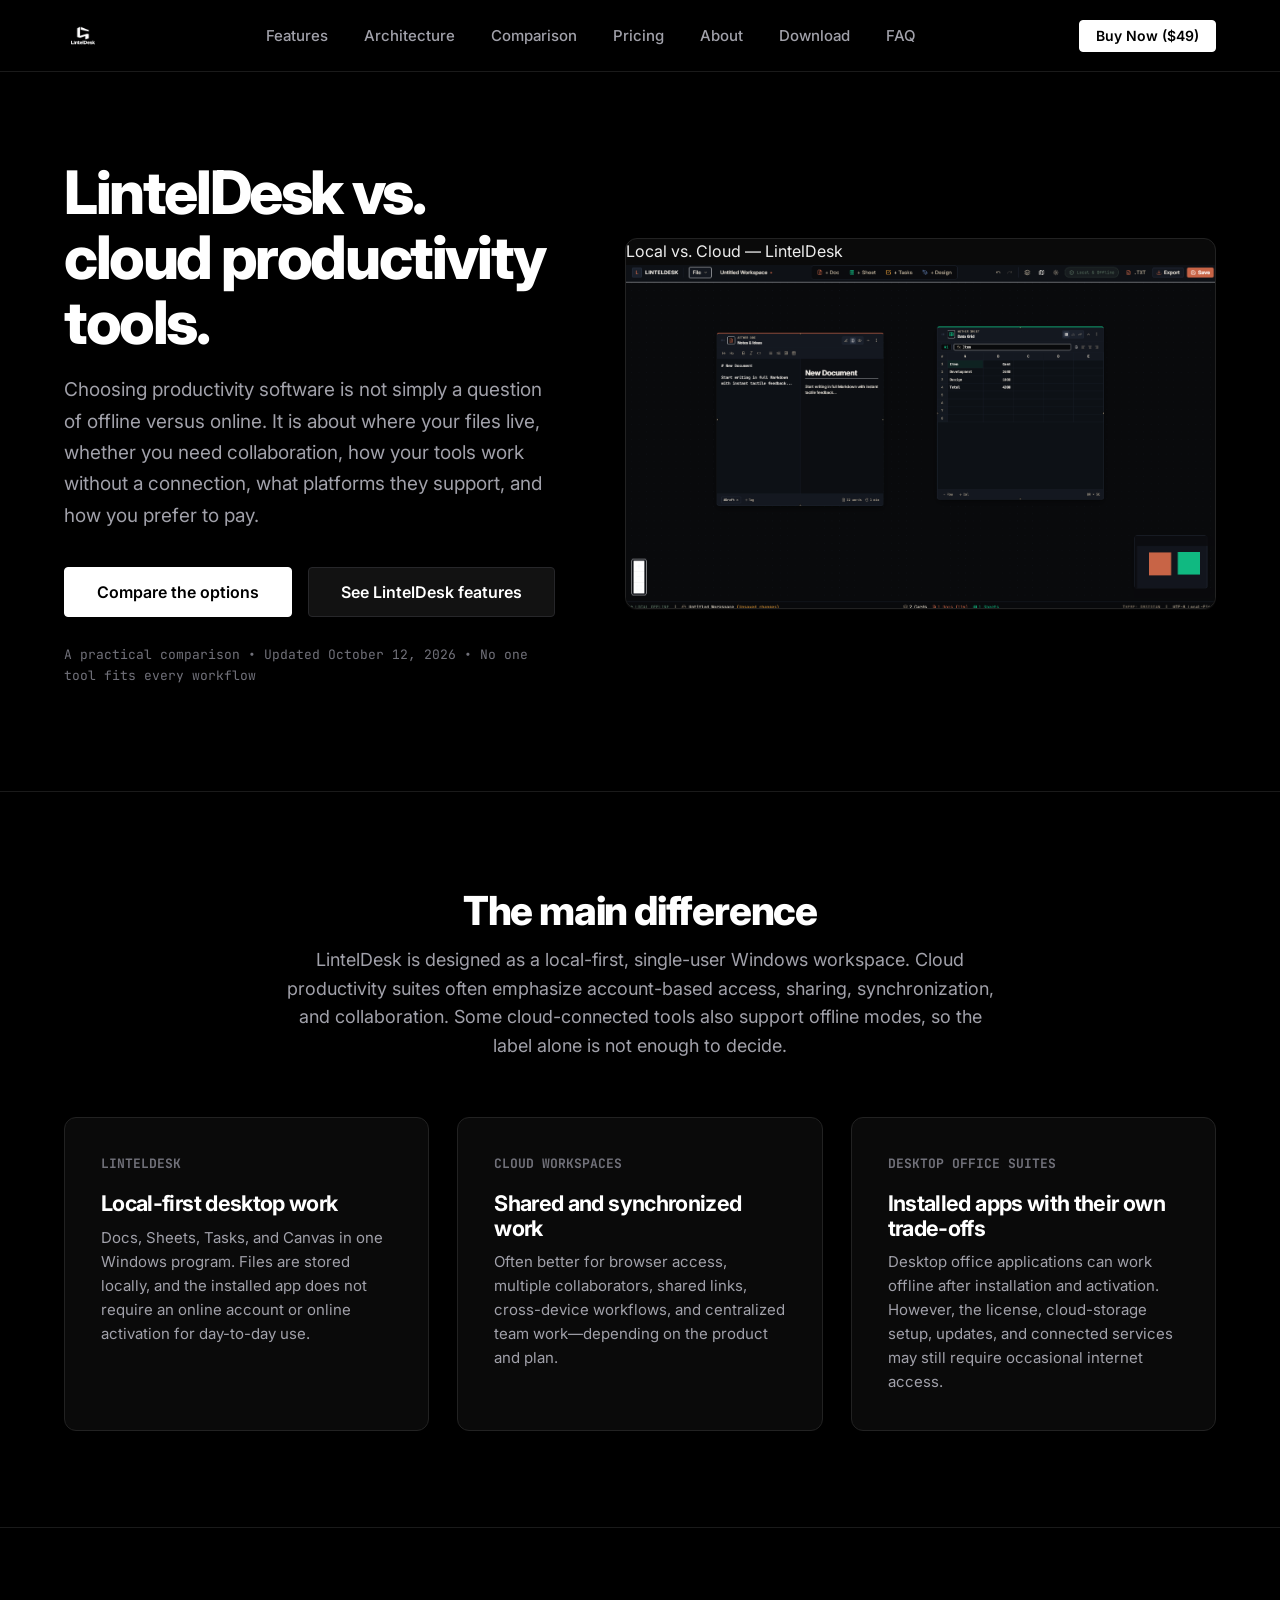
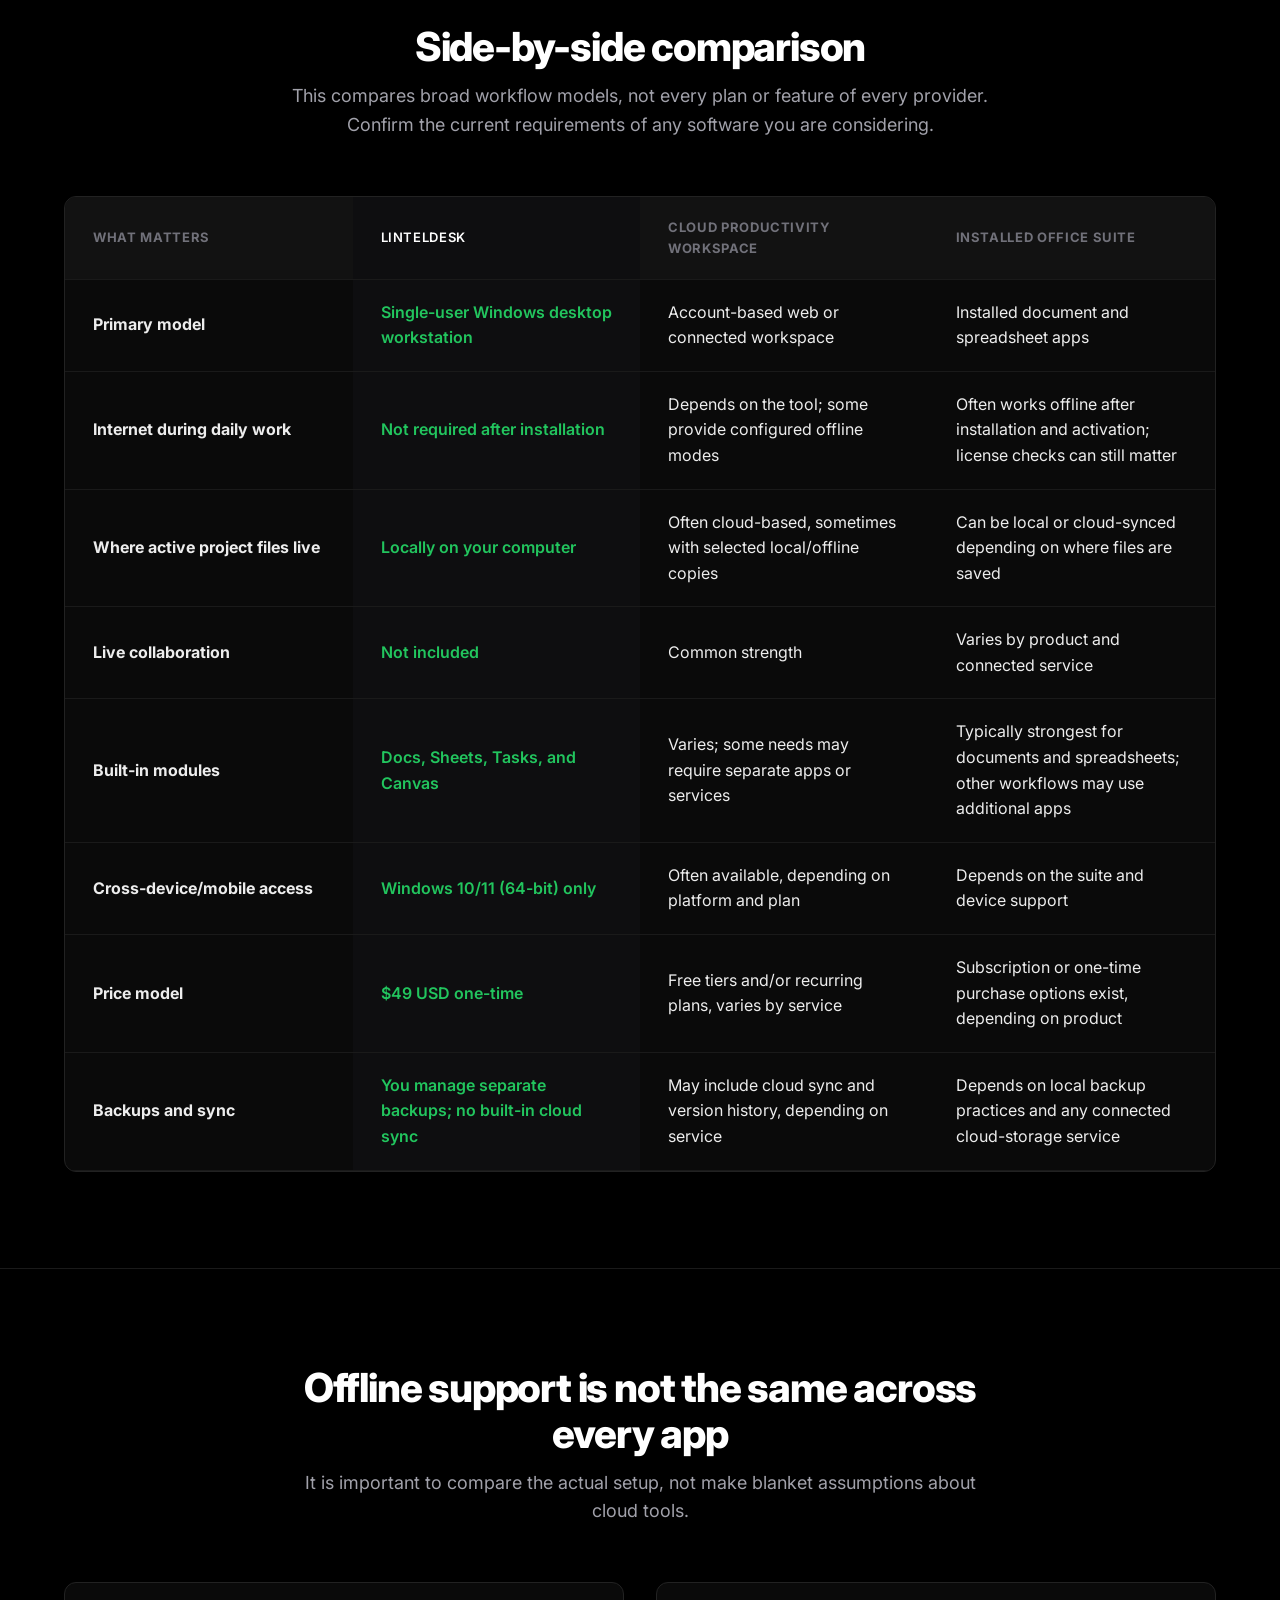
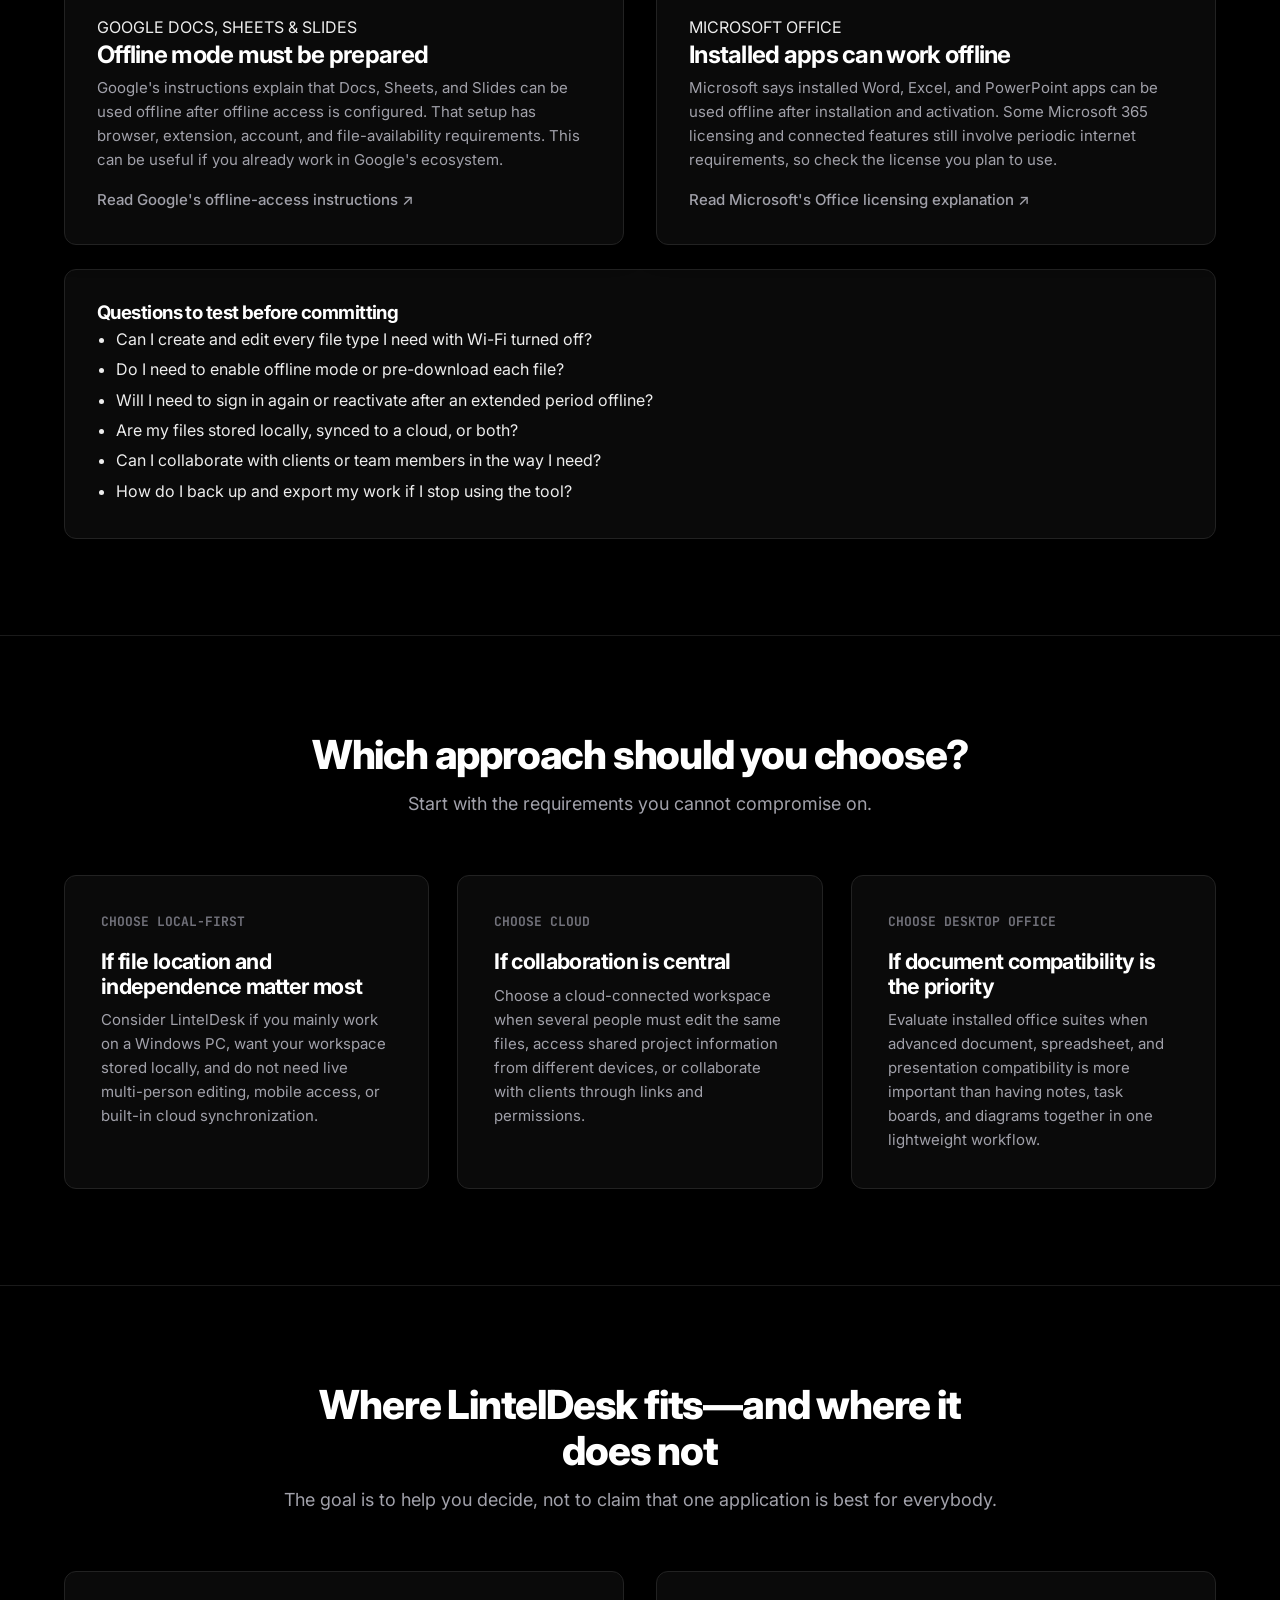
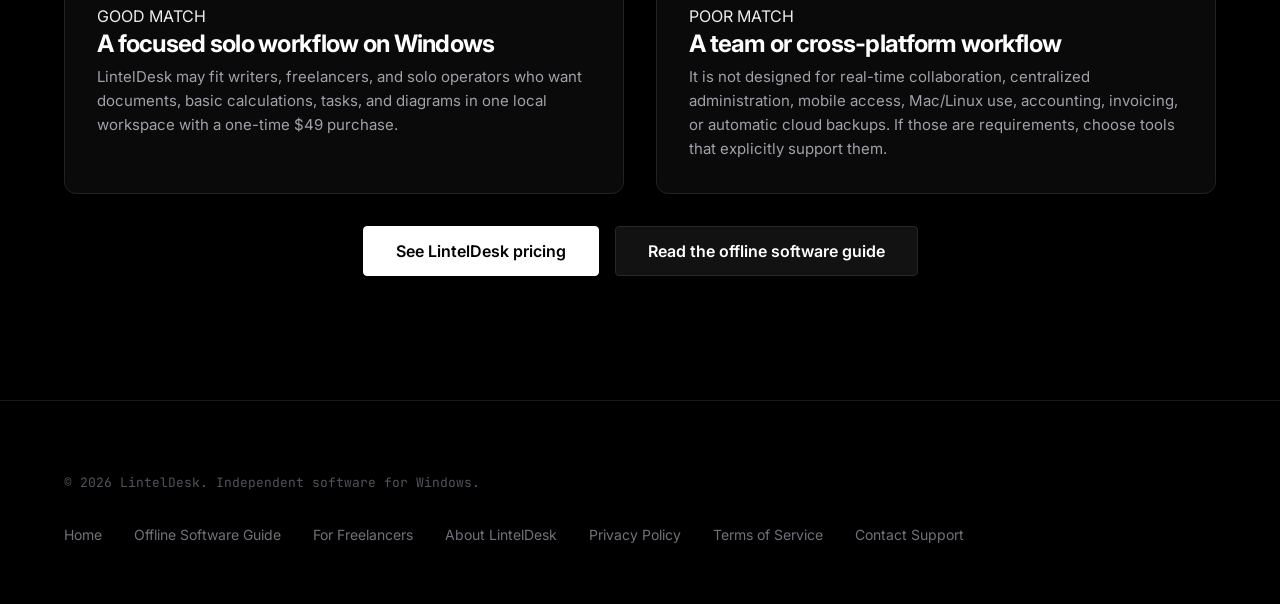
<file: linteldesk-vs-cloud-productivity-tools.html>
<!DOCTYPE html>
<html lang="en">
<head>
  <meta charset="UTF-8" />
  <meta name="viewport" content="width=device-width, initial-scale=1.0" />
  <title>LintelDesk vs Cloud Productivity Tools: Key Differences</title>
  <meta name="description" content="Compare LintelDesk with cloud-connected productivity tools across offline access, file storage, collaboration, platforms, backups, and pricing." />
  <meta name="theme-color" content="#000000" />
  <link rel="canonical" href="https://linteldesk.com/linteldesk-vs-cloud-productivity-tools" />
  <link rel="icon" type="image/png" href="logo.png" />
  <link rel="preconnect" href="https://fonts.googleapis.com" />
  <link rel="preconnect" href="https://fonts.gstatic.com" crossorigin />
  <link href="https://fonts.googleapis.com/css2?family=Inter:wght@400;500;600;700;800;900&family=JetBrains+Mono:wght@400;500;600;700&display=swap" rel="stylesheet" />
  <link rel="stylesheet" href="styles.css" />
  <meta property="og:type" content="article" />
  <meta property="og:site_name" content="LintelDesk" />
  <meta property="og:title" content="LintelDesk vs Cloud Productivity Tools: Key Differences" />
  <meta property="og:description" content="An honest comparison of a local-first Windows workstation and cloud-connected productivity workflows." />
  <meta property="og:url" content="https://linteldesk.com/linteldesk-vs-cloud-productivity-tools" />
  <script type="application/ld+json">
  {
    "@context": "https://schema.org",
    "@graph": [
      {
        "@type": "Article",
        "@id": "https://linteldesk.com/linteldesk-vs-cloud-productivity-tools#article",
        "mainEntityOfPage": "https://linteldesk.com/linteldesk-vs-cloud-productivity-tools",
        "headline": "LintelDesk vs Cloud Productivity Tools: Key Differences",
        "description": "A practical comparison of local-first Windows productivity software and cloud-connected tools.",
        "datePublished": "2026-10-12",
        "dateModified": "2026-10-12",
        "author": { "@type": "Organization", "name": "LintelDesk" },
        "publisher": { "@type": "Organization", "name": "LintelDesk", "url": "https://linteldesk.com/" }
      },
      {
        "@type": "SoftwareApplication",
        "@id": "https://linteldesk.com/#software",
        "name": "LintelDesk",
        "applicationCategory": "ProductivityApplication",
        "operatingSystem": "Windows 10, Windows 11 (64-bit)",
        "softwareVersion": "1.0.0",
        "url": "https://linteldesk.com/",
        "offers": { "@type": "Offer", "price": "49.00", "priceCurrency": "USD", "url": "https://linteldesk.com/#pricing" }
      },
      {
        "@type": "BreadcrumbList",
        "itemListElement": [
          { "@type": "ListItem", "position": 1, "name": "Home", "item": "https://linteldesk.com/" },
          { "@type": "ListItem", "position": 2, "name": "LintelDesk vs Cloud Productivity Tools", "item": "https://linteldesk.com/linteldesk-vs-cloud-productivity-tools" }
        ]
      }
    ]
  }
  </script>
</head>
<body>
  <header class="header"><div class="container nav-row">
    <a href="index.html#hero" class="brand-link" aria-label="LintelDesk Home"><img src="images/logo.png" alt="LintelDesk Logo" class="brand-logo-img" /></a>
    <nav><ul class="nav-menu"><li><a href="index.html#features" class="nav-link">Features</a></li><li><a href="index.html#architecture" class="nav-link">Architecture</a></li><li><a href="index.html#comparison" class="nav-link">Comparison</a></li><li><a href="index.html#pricing" class="nav-link">Pricing</a></li><li><a href="about.html" class="nav-link">About</a></li><li><a href="index.html#download" class="nav-link">Download</a></li><li><a href="index.html#faq" class="nav-link">FAQ</a></li></ul></nav>
    <div style="display:flex;align-items:center;gap:1rem;"><a href="https://checkout.shoppex.io/pay/pl_1790201548_01a0cc23-e24a-76c8-9da7-486e7e6eb278_e0582c93fb455dad34afa04b" target="_blank" rel="noopener noreferrer" class="btn btn-primary btn-sm">Buy Now ($49)</a><button class="mobile-toggle" aria-label="Open Menu"><svg width="20" height="20" viewBox="0 0 24 24" fill="none" stroke="currentColor" stroke-width="2"><line x1="3" y1="12" x2="21" y2="12"></line><line x1="3" y1="6" x2="21" y2="6"></line><line x1="3" y1="18" x2="21" y2="18"></line></svg></button></div>
  </div></header>

  <main>
    <section class="hero" id="hero"><div class="container hero-grid">
      <div class="hero-content">
        <h1>LintelDesk vs. cloud productivity tools.</h1>
        <p>Choosing productivity software is not simply a question of offline versus online. It is about where your files live, whether you need collaboration, how your tools work without a connection, what platforms they support, and how you prefer to pay.</p>
        <div class="hero-actions"><a href="#comparison" class="btn btn-primary btn-lg">Compare the options</a><a href="index.html#features" class="btn btn-secondary btn-lg">See LintelDesk features</a></div>
        <div class="hero-meta">A practical comparison • Updated October 12, 2026 • No one tool fits every workflow</div>
      </div>
      <div class="hero-visual"><div class="hero-frame"><div class="window-topbar"><div class="window-dots"><span class="w-dot"></span><span class="w-dot"></span><span class="w-dot"></span></div><div class="window-tab-title">Local vs. Cloud — LintelDesk</div><div style="width:36px;"></div></div><img src="images/workstation-canvas.png" alt="LintelDesk local Windows productivity workstation" /></div></div>
    </div></section>

    <div class="section-divider"></div>

    <section class="section" id="summary"><div class="container">
      <div class="section-head"><h2>The main difference</h2><p>LintelDesk is designed as a local-first, single-user Windows workspace. Cloud productivity suites often emphasize account-based access, sharing, synchronization, and collaboration. Some cloud-connected tools also support offline modes, so the label alone is not enough to decide.</p></div>
      <div class="pillars-grid">
        <div class="pillar-card"><span class="pillar-num">LINTELDESK</span><h3>Local-first desktop work</h3><p>Docs, Sheets, Tasks, and Canvas in one Windows program. Files are stored locally, and the installed app does not require an online account or online activation for day-to-day use.</p></div>
        <div class="pillar-card"><span class="pillar-num">CLOUD WORKSPACES</span><h3>Shared and synchronized work</h3><p>Often better for browser access, multiple collaborators, shared links, cross-device workflows, and centralized team work—depending on the product and plan.</p></div>
        <div class="pillar-card"><span class="pillar-num">DESKTOP OFFICE SUITES</span><h3>Installed apps with their own trade-offs</h3><p>Desktop office applications can work offline after installation and activation. However, the license, cloud-storage setup, updates, and connected services may still require occasional internet access.</p></div>
      </div>
    </div></section>

    <div class="section-divider"></div>

    <section class="section" id="comparison"><div class="container">
      <div class="section-head"><h2>Side-by-side comparison</h2><p>This compares broad workflow models, not every plan or feature of every provider. Confirm the current requirements of any software you are considering.</p></div>
      <div class="comp-card" style="overflow-x:auto;">
        <table class="comp-table">
          <thead><tr><th style="width:25%;">What matters</th><th class="highlight-col" style="width:25%;">LintelDesk</th><th style="width:25%;">Cloud productivity workspace</th><th style="width:25%;">Installed office suite</th></tr></thead>
          <tbody>
            <tr><td><strong>Primary model</strong></td><td class="highlight-col">Single-user Windows desktop workstation</td><td>Account-based web or connected workspace</td><td>Installed document and spreadsheet apps</td></tr>
            <tr><td><strong>Internet during daily work</strong></td><td class="highlight-col">Not required after installation</td><td>Depends on the tool; some provide configured offline modes</td><td>Often works offline after installation and activation; license checks can still matter</td></tr>
            <tr><td><strong>Where active project files live</strong></td><td class="highlight-col">Locally on your computer</td><td>Often cloud-based, sometimes with selected local/offline copies</td><td>Can be local or cloud-synced depending on where files are saved</td></tr>
            <tr><td><strong>Live collaboration</strong></td><td class="highlight-col">Not included</td><td>Common strength</td><td>Varies by product and connected service</td></tr>
            <tr><td><strong>Built-in modules</strong></td><td class="highlight-col">Docs, Sheets, Tasks, and Canvas</td><td>Varies; some needs may require separate apps or services</td><td>Typically strongest for documents and spreadsheets; other workflows may use additional apps</td></tr>
            <tr><td><strong>Cross-device/mobile access</strong></td><td class="highlight-col">Windows 10/11 (64-bit) only</td><td>Often available, depending on platform and plan</td><td>Depends on the suite and device support</td></tr>
            <tr><td><strong>Price model</strong></td><td class="highlight-col">$49 USD one-time</td><td>Free tiers and/or recurring plans, varies by service</td><td>Subscription or one-time purchase options exist, depending on product</td></tr>
            <tr><td><strong>Backups and sync</strong></td><td class="highlight-col">You manage separate backups; no built-in cloud sync</td><td>May include cloud sync and version history, depending on service</td><td>Depends on local backup practices and any connected cloud-storage service</td></tr>
          </tbody>
        </table>
      </div>
    </div></section>

    <div class="section-divider"></div>

    <section class="section" id="offline-details"><div class="container">
      <div class="section-head"><h2>Offline support is not the same across every app</h2><p>It is important to compare the actual setup, not make blanket assumptions about cloud tools.</p></div>
      <div class="features-grid">
        <div class="feature-card"><div class="feature-card-content"><span class="feature-tag">GOOGLE DOCS, SHEETS &amp; SLIDES</span><h3>Offline mode must be prepared</h3><p>Google's instructions explain that Docs, Sheets, and Slides can be used offline after offline access is configured. That setup has browser, extension, account, and file-availability requirements. This can be useful if you already work in Google's ecosystem.</p><p><a href="https://support.google.com/docs/answer/6388102?hl=en" class="nav-link" target="_blank" rel="noopener noreferrer">Read Google's offline-access instructions ↗</a></p></div></div>
        <div class="feature-card"><div class="feature-card-content"><span class="feature-tag">MICROSOFT OFFICE</span><h3>Installed apps can work offline</h3><p>Microsoft says installed Word, Excel, and PowerPoint apps can be used offline after installation and activation. Some Microsoft 365 licensing and connected features still involve periodic internet requirements, so check the license you plan to use.</p><p><a href="https://support.microsoft.com/en-us/office/lifecycle/lc-account/what-s-the-difference-between-microsoft-365-and-office-2024" class="nav-link" target="_blank" rel="noopener noreferrer">Read Microsoft's Office licensing explanation ↗</a></p></div></div>
      </div>
      <div class="comp-card" style="padding:2rem;margin-top:1.5rem;"><h3 style="margin-top:0;">Questions to test before committing</h3><ul style="font-size:1rem;line-height:1.9;margin-bottom:0;padding-left:1.2rem;"><li>Can I create and edit every file type I need with Wi-Fi turned off?</li><li>Do I need to enable offline mode or pre-download each file?</li><li>Will I need to sign in again or reactivate after an extended period offline?</li><li>Are my files stored locally, synced to a cloud, or both?</li><li>Can I collaborate with clients or team members in the way I need?</li><li>How do I back up and export my work if I stop using the tool?</li></ul></div>
    </div></section>

    <div class="section-divider"></div>

    <section class="section" id="choose"><div class="container">
      <div class="section-head"><h2>Which approach should you choose?</h2><p>Start with the requirements you cannot compromise on.</p></div>
      <div class="pillars-grid">
        <div class="pillar-card"><span class="pillar-num">CHOOSE LOCAL-FIRST</span><h3>If file location and independence matter most</h3><p>Consider LintelDesk if you mainly work on a Windows PC, want your workspace stored locally, and do not need live multi-person editing, mobile access, or built-in cloud synchronization.</p></div>
        <div class="pillar-card"><span class="pillar-num">CHOOSE CLOUD</span><h3>If collaboration is central</h3><p>Choose a cloud-connected workspace when several people must edit the same files, access shared project information from different devices, or collaborate with clients through links and permissions.</p></div>
        <div class="pillar-card"><span class="pillar-num">CHOOSE DESKTOP OFFICE</span><h3>If document compatibility is the priority</h3><p>Evaluate installed office suites when advanced document, spreadsheet, and presentation compatibility is more important than having notes, task boards, and diagrams together in one lightweight workflow.</p></div>
      </div>
    </div></section>

    <div class="section-divider"></div>

    <section class="section" id="linteldesk-fit"><div class="container">
      <div class="section-head"><h2>Where LintelDesk fits—and where it does not</h2><p>The goal is to help you decide, not to claim that one application is best for everybody.</p></div>
      <div class="features-grid">
        <div class="feature-card"><div class="feature-card-content"><span class="feature-tag">GOOD MATCH</span><h3>A focused solo workflow on Windows</h3><p>LintelDesk may fit writers, freelancers, and solo operators who want documents, basic calculations, tasks, and diagrams in one local workspace with a one-time $49 purchase.</p></div></div>
        <div class="feature-card"><div class="feature-card-content"><span class="feature-tag">POOR MATCH</span><h3>A team or cross-platform workflow</h3><p>It is not designed for real-time collaboration, centralized administration, mobile access, Mac/Linux use, accounting, invoicing, or automatic cloud backups. If those are requirements, choose tools that explicitly support them.</p></div></div>
      </div>
      <div class="hero-actions" style="justify-content:center;margin-top:2rem;"><a href="index.html#pricing" class="btn btn-primary btn-lg">See LintelDesk pricing</a><a href="offline-productivity-software.html" class="btn btn-secondary btn-lg">Read the offline software guide</a></div>
    </div></section>
  </main>

  <footer class="footer"><div class="container footer-inner"><div class="footer-copy">© 2026 LintelDesk. Independent software for Windows.</div><ul class="footer-links-list"><li><a href="index.html" class="footer-link">Home</a></li><li><a href="offline-productivity-software.html" class="footer-link">Offline Software Guide</a></li><li><a href="productivity-software-for-freelancers.html" class="footer-link">For Freelancers</a></li><li><a href="about.html" class="footer-link">About LintelDesk</a></li><li><a href="privacy.html" class="footer-link">Privacy Policy</a></li><li><a href="terms.html" class="footer-link">Terms of Service</a></li><li><a href="mailto:LintelDesk@atomicmail.io" class="footer-link">Contact Support</a></li></ul></div></footer>
  <script src="app.js"></script>
</body>
</html>
</file>
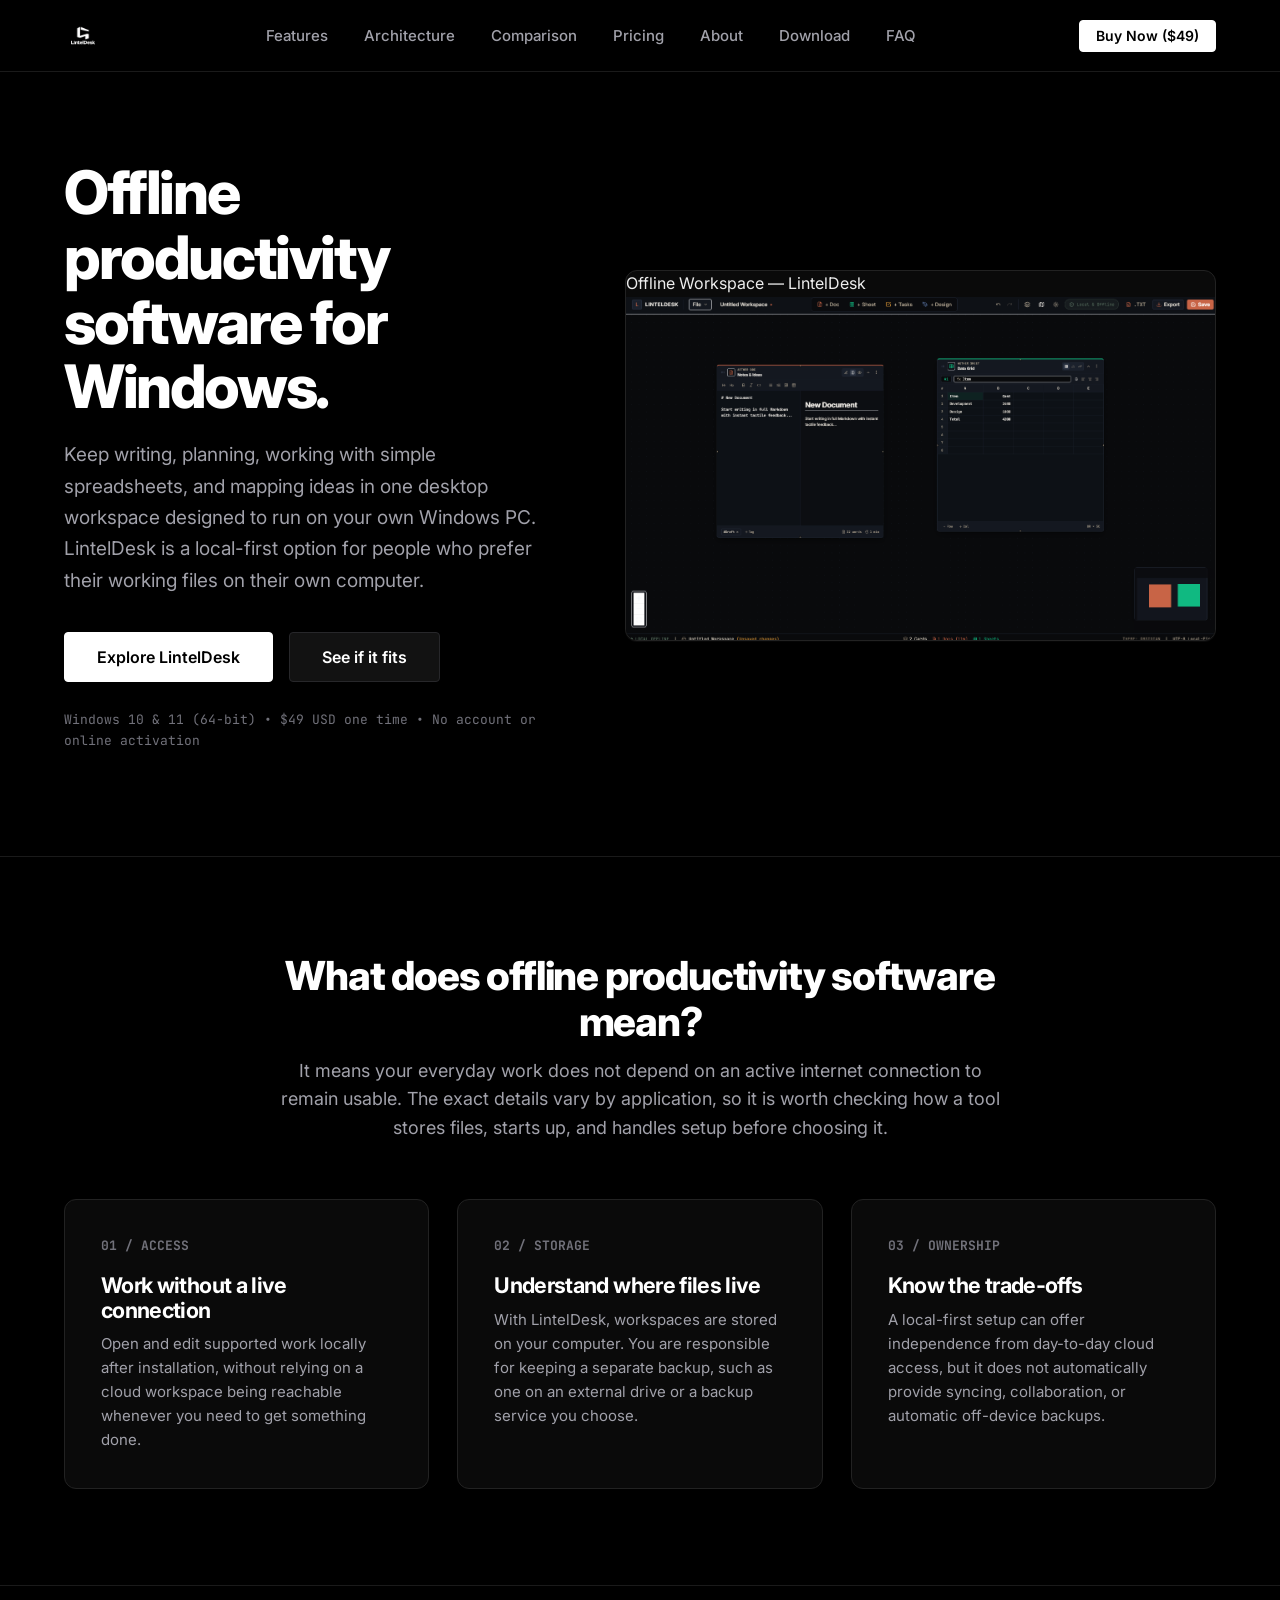
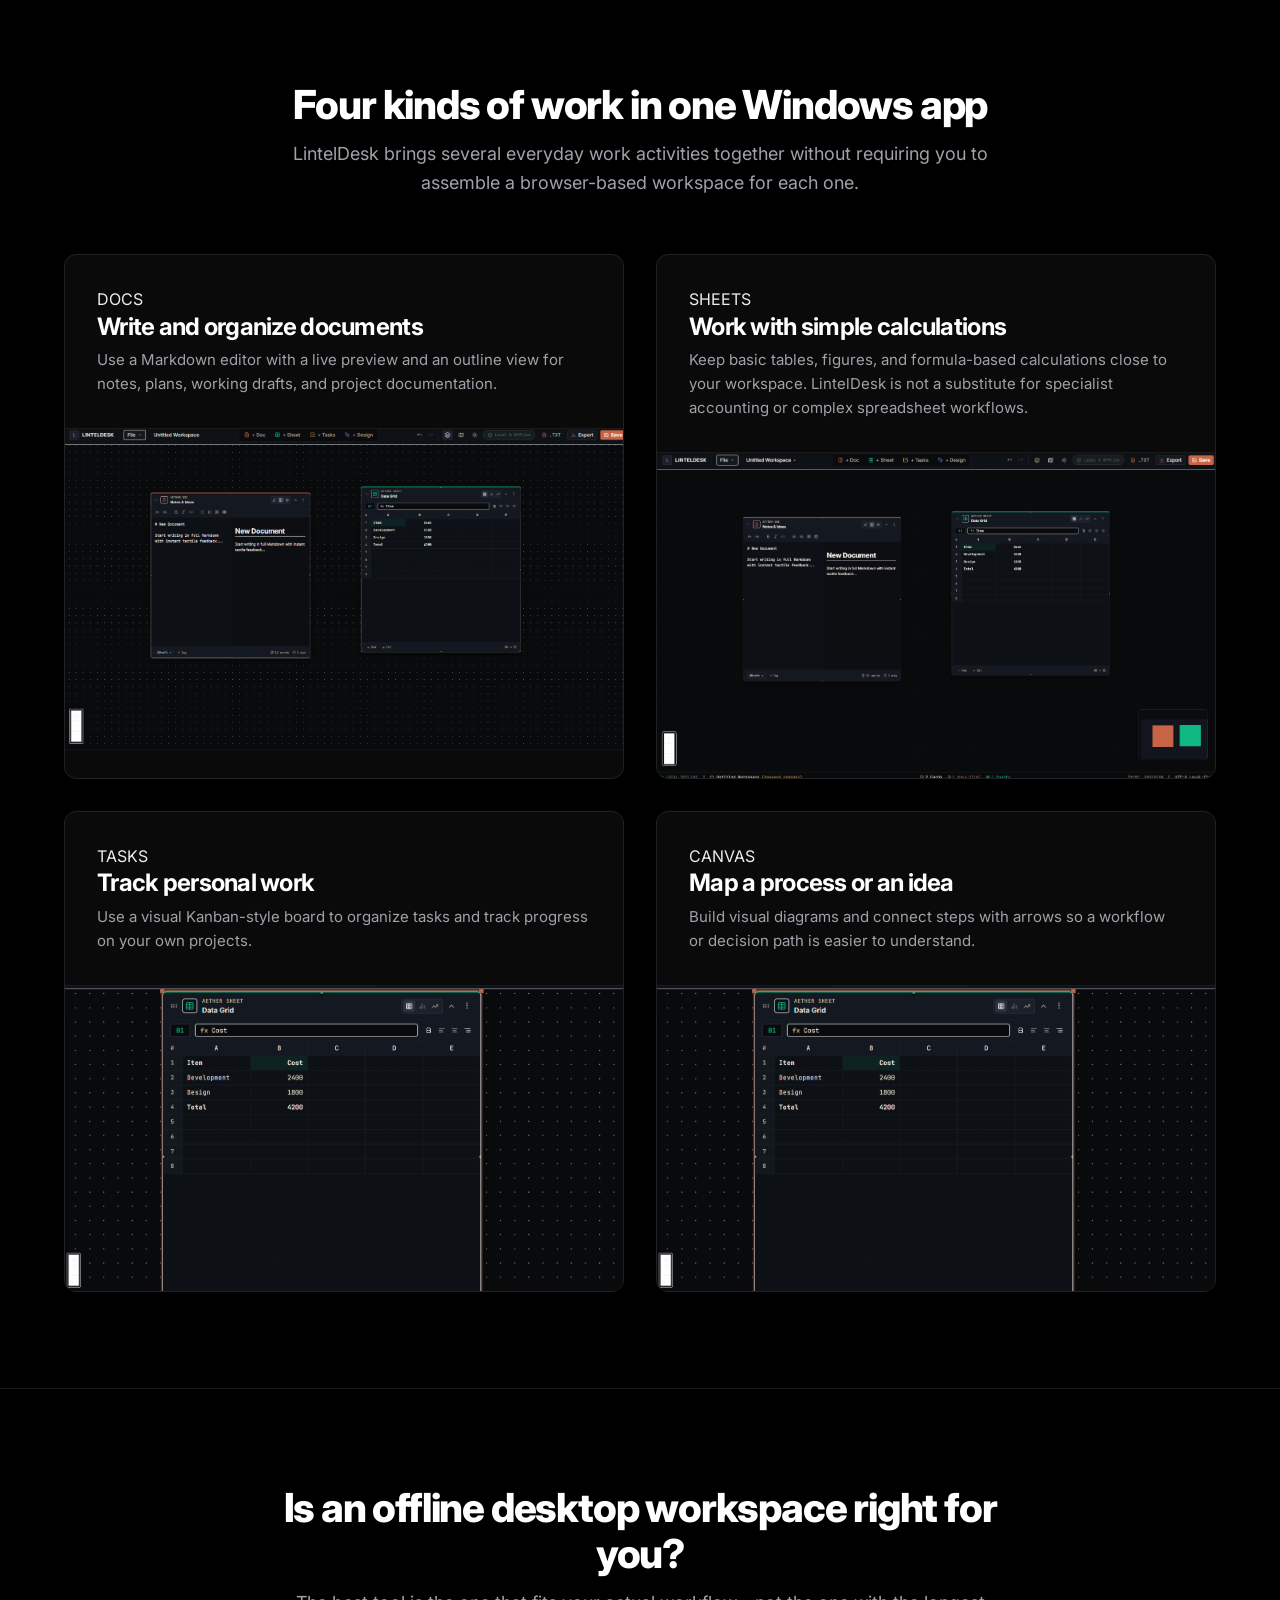
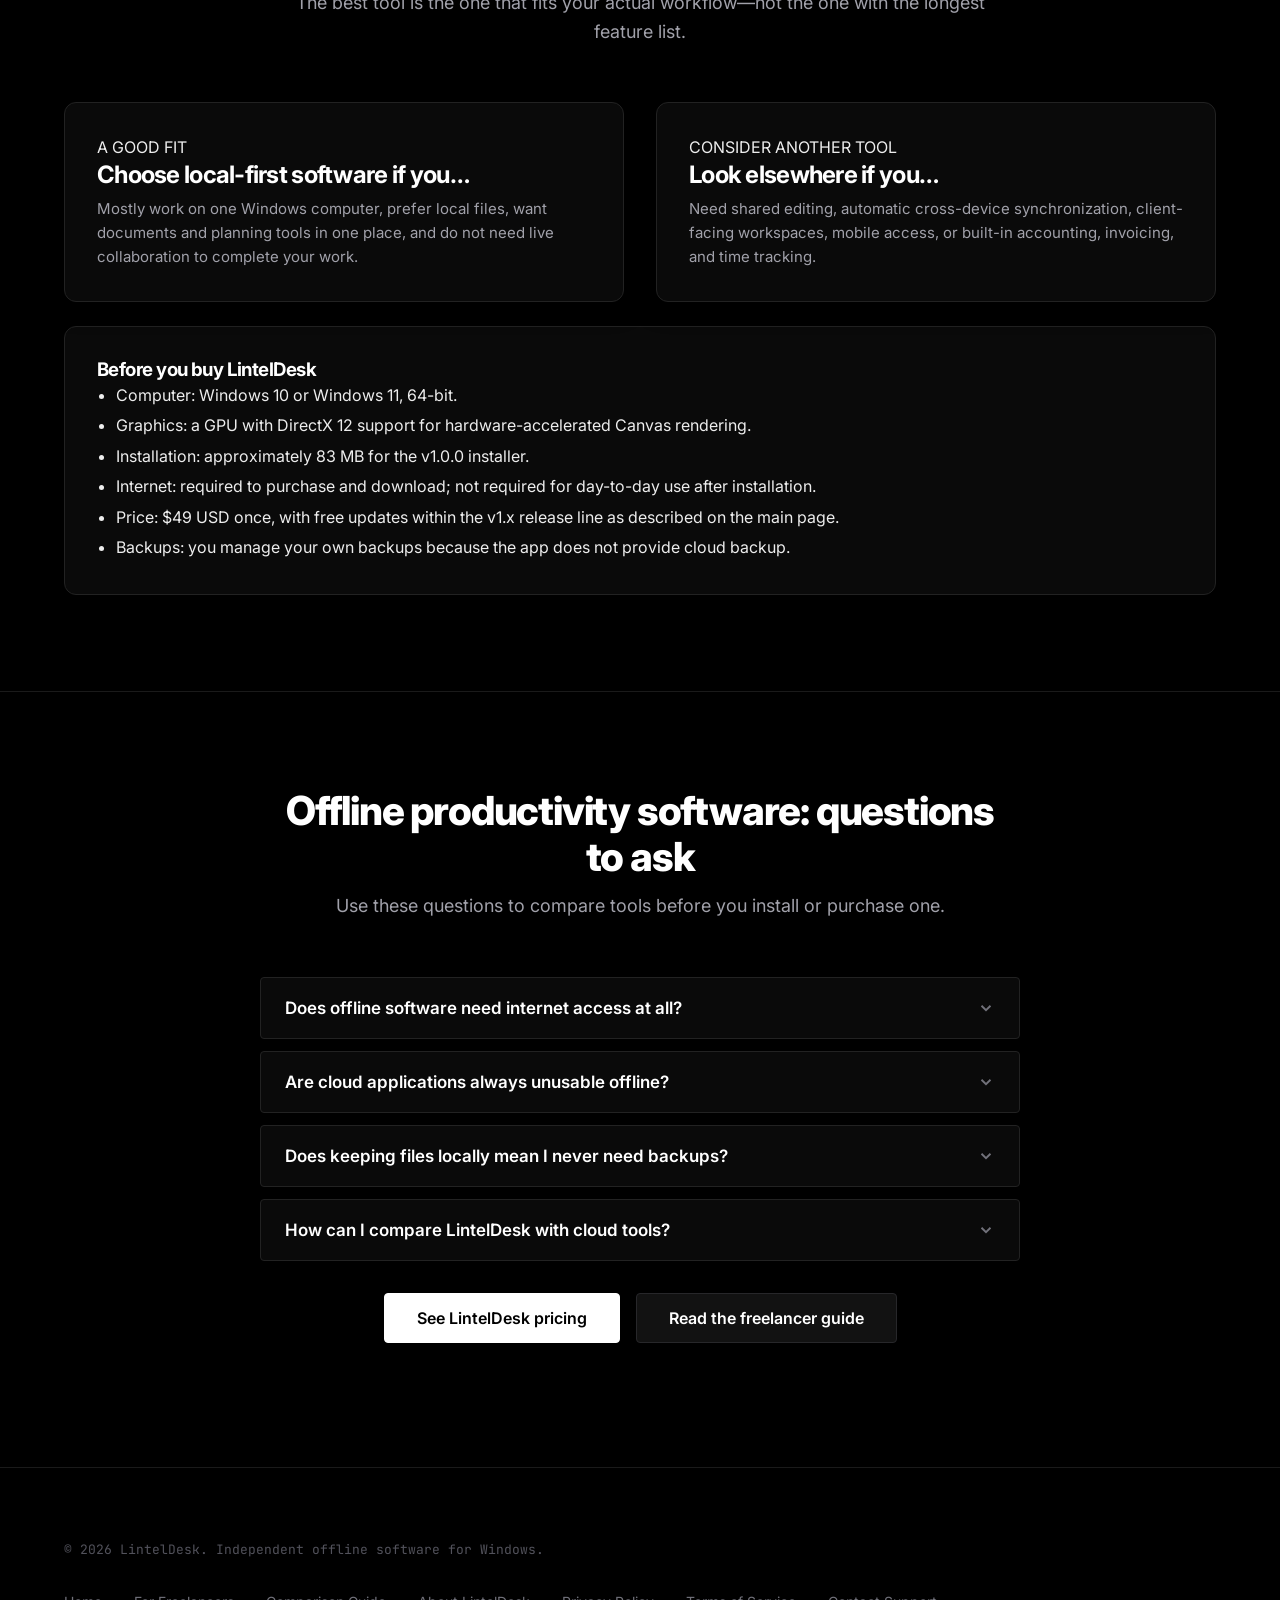
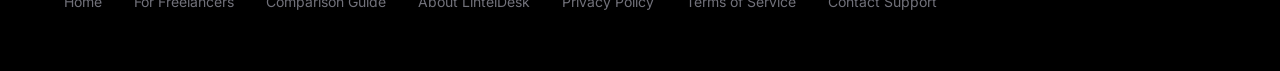
<file: offline-productivity-software.html>
<!DOCTYPE html>
<html lang="en">
<head>
  <meta charset="UTF-8" />
  <meta name="viewport" content="width=device-width, initial-scale=1.0" />
  <title>Offline Productivity Software for Windows | LintelDesk</title>
  <meta name="description" content="Explore offline productivity software for Windows. See how LintelDesk brings documents, spreadsheets, tasks, and diagrams together in one local-first desktop app." />
  <meta name="theme-color" content="#000000" />
  <link rel="canonical" href="https://linteldesk.com/offline-productivity-software" />
  <link rel="icon" type="image/png" href="logo.png" />
  <link rel="preconnect" href="https://fonts.googleapis.com" />
  <link rel="preconnect" href="https://fonts.gstatic.com" crossorigin />
  <link href="https://fonts.googleapis.com/css2?family=Inter:wght@400;500;600;700;800;900&family=JetBrains+Mono:wght@400;500;600;700&display=swap" rel="stylesheet" />
  <link rel="stylesheet" href="styles.css" />
  <meta property="og:type" content="website" />
  <meta property="og:site_name" content="LintelDesk" />
  <meta property="og:title" content="Offline Productivity Software for Windows | LintelDesk" />
  <meta property="og:description" content="Documents, spreadsheets, tasks, and diagrams in one Windows desktop app designed to work offline with local files." />
  <meta property="og:url" content="https://linteldesk.com/offline-productivity-software" />
  <script type="application/ld+json">
  {
    "@context": "https://schema.org",
    "@graph": [
      {
        "@type": "WebPage",
        "@id": "https://linteldesk.com/offline-productivity-software#webpage",
        "url": "https://linteldesk.com/offline-productivity-software",
        "name": "Offline Productivity Software for Windows",
        "description": "A practical overview of offline productivity software and LintelDesk's local-first Windows workflow.",
        "about": { "@id": "https://linteldesk.com/#software" }
      },
      {
        "@type": "SoftwareApplication",
        "@id": "https://linteldesk.com/#software",
        "name": "LintelDesk",
        "applicationCategory": "ProductivityApplication",
        "operatingSystem": "Windows 10, Windows 11 (64-bit)",
        "softwareVersion": "1.0.0",
        "url": "https://linteldesk.com/",
        "description": "An offline Windows desktop workstation combining Docs, Sheets, Tasks, and Canvas with local file storage and no account or online activation required for day-to-day use.",
        "offers": { "@type": "Offer", "price": "49.00", "priceCurrency": "USD", "url": "https://linteldesk.com/#pricing" }
      },
      {
        "@type": "BreadcrumbList",
        "itemListElement": [
          { "@type": "ListItem", "position": 1, "name": "Home", "item": "https://linteldesk.com/" },
          { "@type": "ListItem", "position": 2, "name": "Offline Productivity Software", "item": "https://linteldesk.com/offline-productivity-software" }
        ]
      }
    ]
  }
  </script>
</head>
<body>
  <header class="header">
    <div class="container nav-row">
      <a href="index.html#hero" class="brand-link" aria-label="LintelDesk Home"><img src="images/logo.png" alt="LintelDesk Logo" class="brand-logo-img" /></a>
      <nav>
        <ul class="nav-menu">
          <li><a href="index.html#features" class="nav-link">Features</a></li>
          <li><a href="index.html#architecture" class="nav-link">Architecture</a></li>
          <li><a href="index.html#comparison" class="nav-link">Comparison</a></li>
          <li><a href="index.html#pricing" class="nav-link">Pricing</a></li>
          <li><a href="about.html" class="nav-link">About</a></li>
          <li><a href="index.html#download" class="nav-link">Download</a></li>
          <li><a href="index.html#faq" class="nav-link">FAQ</a></li>
        </ul>
      </nav>
      <div style="display:flex;align-items:center;gap:1rem;">
        <a href="https://checkout.shoppex.io/pay/pl_1790201548_01a0cc23-e24a-76c8-9da7-486e7e6eb278_e0582c93fb455dad34afa04b" target="_blank" rel="noopener noreferrer" class="btn btn-primary btn-sm">Buy Now ($49)</a>
        <button class="mobile-toggle" aria-label="Open Menu"><svg width="20" height="20" viewBox="0 0 24 24" fill="none" stroke="currentColor" stroke-width="2"><line x1="3" y1="12" x2="21" y2="12"></line><line x1="3" y1="6" x2="21" y2="6"></line><line x1="3" y1="18" x2="21" y2="18"></line></svg></button>
      </div>
    </div>
  </header>

  <main>
    <section class="hero" id="hero">
      <div class="container hero-grid">
        <div class="hero-content">
          <h1>Offline productivity software for Windows.</h1>
          <p>Keep writing, planning, working with simple spreadsheets, and mapping ideas in one desktop workspace designed to run on your own Windows PC. LintelDesk is a local-first option for people who prefer their working files on their own computer.</p>
          <div class="hero-actions">
            <a href="index.html#features" class="btn btn-primary btn-lg">Explore LintelDesk</a>
            <a href="#is-it-right" class="btn btn-secondary btn-lg">See if it fits</a>
          </div>
          <div class="hero-meta">Windows 10 &amp; 11 (64-bit) • $49 USD one time • No account or online activation</div>
        </div>
        <div class="hero-visual"><div class="hero-frame">
          <div class="window-topbar"><div class="window-dots"><span class="w-dot"></span><span class="w-dot"></span><span class="w-dot"></span></div><div class="window-tab-title">Offline Workspace — LintelDesk</div><div style="width:36px;"></div></div>
          <img src="images/workstation-canvas.png" alt="LintelDesk Windows workstation showing its local productivity workspace" />
        </div></div>
      </div>
    </section>

    <div class="section-divider"></div>

    <section class="section" id="meaning">
      <div class="container">
        <div class="section-head"><h2>What does offline productivity software mean?</h2><p>It means your everyday work does not depend on an active internet connection to remain usable. The exact details vary by application, so it is worth checking how a tool stores files, starts up, and handles setup before choosing it.</p></div>
        <div class="pillars-grid">
          <div class="pillar-card"><span class="pillar-num">01 / ACCESS</span><h3>Work without a live connection</h3><p>Open and edit supported work locally after installation, without relying on a cloud workspace being reachable whenever you need to get something done.</p></div>
          <div class="pillar-card"><span class="pillar-num">02 / STORAGE</span><h3>Understand where files live</h3><p>With LintelDesk, workspaces are stored on your computer. You are responsible for keeping a separate backup, such as one on an external drive or a backup service you choose.</p></div>
          <div class="pillar-card"><span class="pillar-num">03 / OWNERSHIP</span><h3>Know the trade-offs</h3><p>A local-first setup can offer independence from day-to-day cloud access, but it does not automatically provide syncing, collaboration, or automatic off-device backups.</p></div>
        </div>
      </div>
    </section>

    <div class="section-divider"></div>

    <section class="section" id="modules">
      <div class="container">
        <div class="section-head"><h2>Four kinds of work in one Windows app</h2><p>LintelDesk brings several everyday work activities together without requiring you to assemble a browser-based workspace for each one.</p></div>
        <div class="features-grid">
          <div class="feature-card"><div class="feature-card-content"><span class="feature-tag">DOCS</span><h3>Write and organize documents</h3><p>Use a Markdown editor with a live preview and an outline view for notes, plans, working drafts, and project documentation.</p></div><div class="feature-card-media"><img src="images/docs-split-editor.png" alt="LintelDesk document editor with a split editor and preview" /></div></div>
          <div class="feature-card"><div class="feature-card-content"><span class="feature-tag">SHEETS</span><h3>Work with simple calculations</h3><p>Keep basic tables, figures, and formula-based calculations close to your workspace. LintelDesk is not a substitute for specialist accounting or complex spreadsheet workflows.</p></div><div class="feature-card-media"><img src="images/workstation-canvas.png" alt="LintelDesk workstation interface" /></div></div>
          <div class="feature-card"><div class="feature-card-content"><span class="feature-tag">TASKS</span><h3>Track personal work</h3><p>Use a visual Kanban-style board to organize tasks and track progress on your own projects.</p></div><div class="feature-card-media"><img src="images/tasks-canvas-diagram.png" alt="LintelDesk task board and visual project canvas" /></div></div>
          <div class="feature-card"><div class="feature-card-content"><span class="feature-tag">CANVAS</span><h3>Map a process or an idea</h3><p>Build visual diagrams and connect steps with arrows so a workflow or decision path is easier to understand.</p></div><div class="feature-card-media"><img src="images/tasks-canvas-diagram.png" alt="LintelDesk Canvas diagram with connected steps" /></div></div>
        </div>
      </div>
    </section>

    <div class="section-divider"></div>

    <section class="section" id="is-it-right">
      <div class="container">
        <div class="section-head"><h2>Is an offline desktop workspace right for you?</h2><p>The best tool is the one that fits your actual workflow—not the one with the longest feature list.</p></div>
        <div class="features-grid">
          <div class="feature-card"><div class="feature-card-content"><span class="feature-tag">A GOOD FIT</span><h3>Choose local-first software if you…</h3><p>Mostly work on one Windows computer, prefer local files, want documents and planning tools in one place, and do not need live collaboration to complete your work.</p></div></div>
          <div class="feature-card"><div class="feature-card-content"><span class="feature-tag">CONSIDER ANOTHER TOOL</span><h3>Look elsewhere if you…</h3><p>Need shared editing, automatic cross-device synchronization, client-facing workspaces, mobile access, or built-in accounting, invoicing, and time tracking.</p></div></div>
        </div>
        <div class="comp-card" style="padding:2rem;margin-top:1.5rem;">
          <h3 style="margin-top:0;">Before you buy LintelDesk</h3>
          <ul style="font-size:1rem;line-height:1.9;margin-bottom:0;padding-left:1.2rem;">
            <li>Computer: Windows 10 or Windows 11, 64-bit.</li>
            <li>Graphics: a GPU with DirectX 12 support for hardware-accelerated Canvas rendering.</li>
            <li>Installation: approximately 83 MB for the v1.0.0 installer.</li>
            <li>Internet: required to purchase and download; not required for day-to-day use after installation.</li>
            <li>Price: $49 USD once, with free updates within the v1.x release line as described on the main page.</li>
            <li>Backups: you manage your own backups because the app does not provide cloud backup.</li>
          </ul>
        </div>
      </div>
    </section>

    <div class="section-divider"></div>

    <section class="section" id="faq">
      <div class="container">
        <div class="section-head"><h2>Offline productivity software: questions to ask</h2><p>Use these questions to compare tools before you install or purchase one.</p></div>
        <div class="faq-container">
          <div class="faq-item"><button class="faq-trigger"><span>Does offline software need internet access at all?</span><svg class="faq-icon" width="18" height="18" viewBox="0 0 24 24" fill="none" stroke="currentColor" stroke-width="2.5"><polyline points="6 9 12 15 18 9"></polyline></svg></button><div class="faq-content"><p>It depends on the software. Some applications need a connection for installation, account sign-in, licensing, syncing, or setup. LintelDesk requires the internet for purchase and download, but does not require online activation or an account for day-to-day use after installation.</p></div></div>
          <div class="faq-item"><button class="faq-trigger"><span>Are cloud applications always unusable offline?</span><svg class="faq-icon" width="18" height="18" viewBox="0 0 24 24" fill="none" stroke="currentColor" stroke-width="2.5"><polyline points="6 9 12 15 18 9"></polyline></svg></button><div class="faq-content"><p>No. Some cloud-connected applications offer an offline mode when configured in advance. The difference is how files are stored, what must be enabled, and which features remain available without a connection.</p></div></div>
          <div class="faq-item"><button class="faq-trigger"><span>Does keeping files locally mean I never need backups?</span><svg class="faq-icon" width="18" height="18" viewBox="0 0 24 24" fill="none" stroke="currentColor" stroke-width="2.5"><polyline points="6 9 12 15 18 9"></polyline></svg></button><div class="faq-content"><p>No. Local storage gives you control over where files live, but a computer can still fail, be lost, or be damaged. Keep a separate backup of important work.</p></div></div>
          <div class="faq-item"><button class="faq-trigger"><span>How can I compare LintelDesk with cloud tools?</span><svg class="faq-icon" width="18" height="18" viewBox="0 0 24 24" fill="none" stroke="currentColor" stroke-width="2.5"><polyline points="6 9 12 15 18 9"></polyline></svg></button><div class="faq-content"><p>Compare storage, offline requirements, collaboration, platform support, pricing, and backup options. See the <a href="linteldesk-vs-cloud-productivity-tools.html" class="nav-link">LintelDesk vs. cloud productivity tools guide</a> for a more detailed comparison.</p></div></div>
        </div>
        <div class="hero-actions" style="justify-content:center;margin-top:2rem;"><a href="index.html#pricing" class="btn btn-primary btn-lg">See LintelDesk pricing</a><a href="productivity-software-for-freelancers.html" class="btn btn-secondary btn-lg">Read the freelancer guide</a></div>
      </div>
    </section>
  </main>

  <footer class="footer"><div class="container footer-inner"><div class="footer-copy">© 2026 LintelDesk. Independent offline software for Windows.</div><ul class="footer-links-list"><li><a href="index.html" class="footer-link">Home</a></li><li><a href="productivity-software-for-freelancers.html" class="footer-link">For Freelancers</a></li><li><a href="linteldesk-vs-cloud-productivity-tools.html" class="footer-link">Comparison Guide</a></li><li><a href="about.html" class="footer-link">About LintelDesk</a></li><li><a href="privacy.html" class="footer-link">Privacy Policy</a></li><li><a href="terms.html" class="footer-link">Terms of Service</a></li><li><a href="mailto:LintelDesk@atomicmail.io" class="footer-link">Contact Support</a></li></ul></div></footer>
  <script src="app.js"></script>
</body>
</html>
</file>
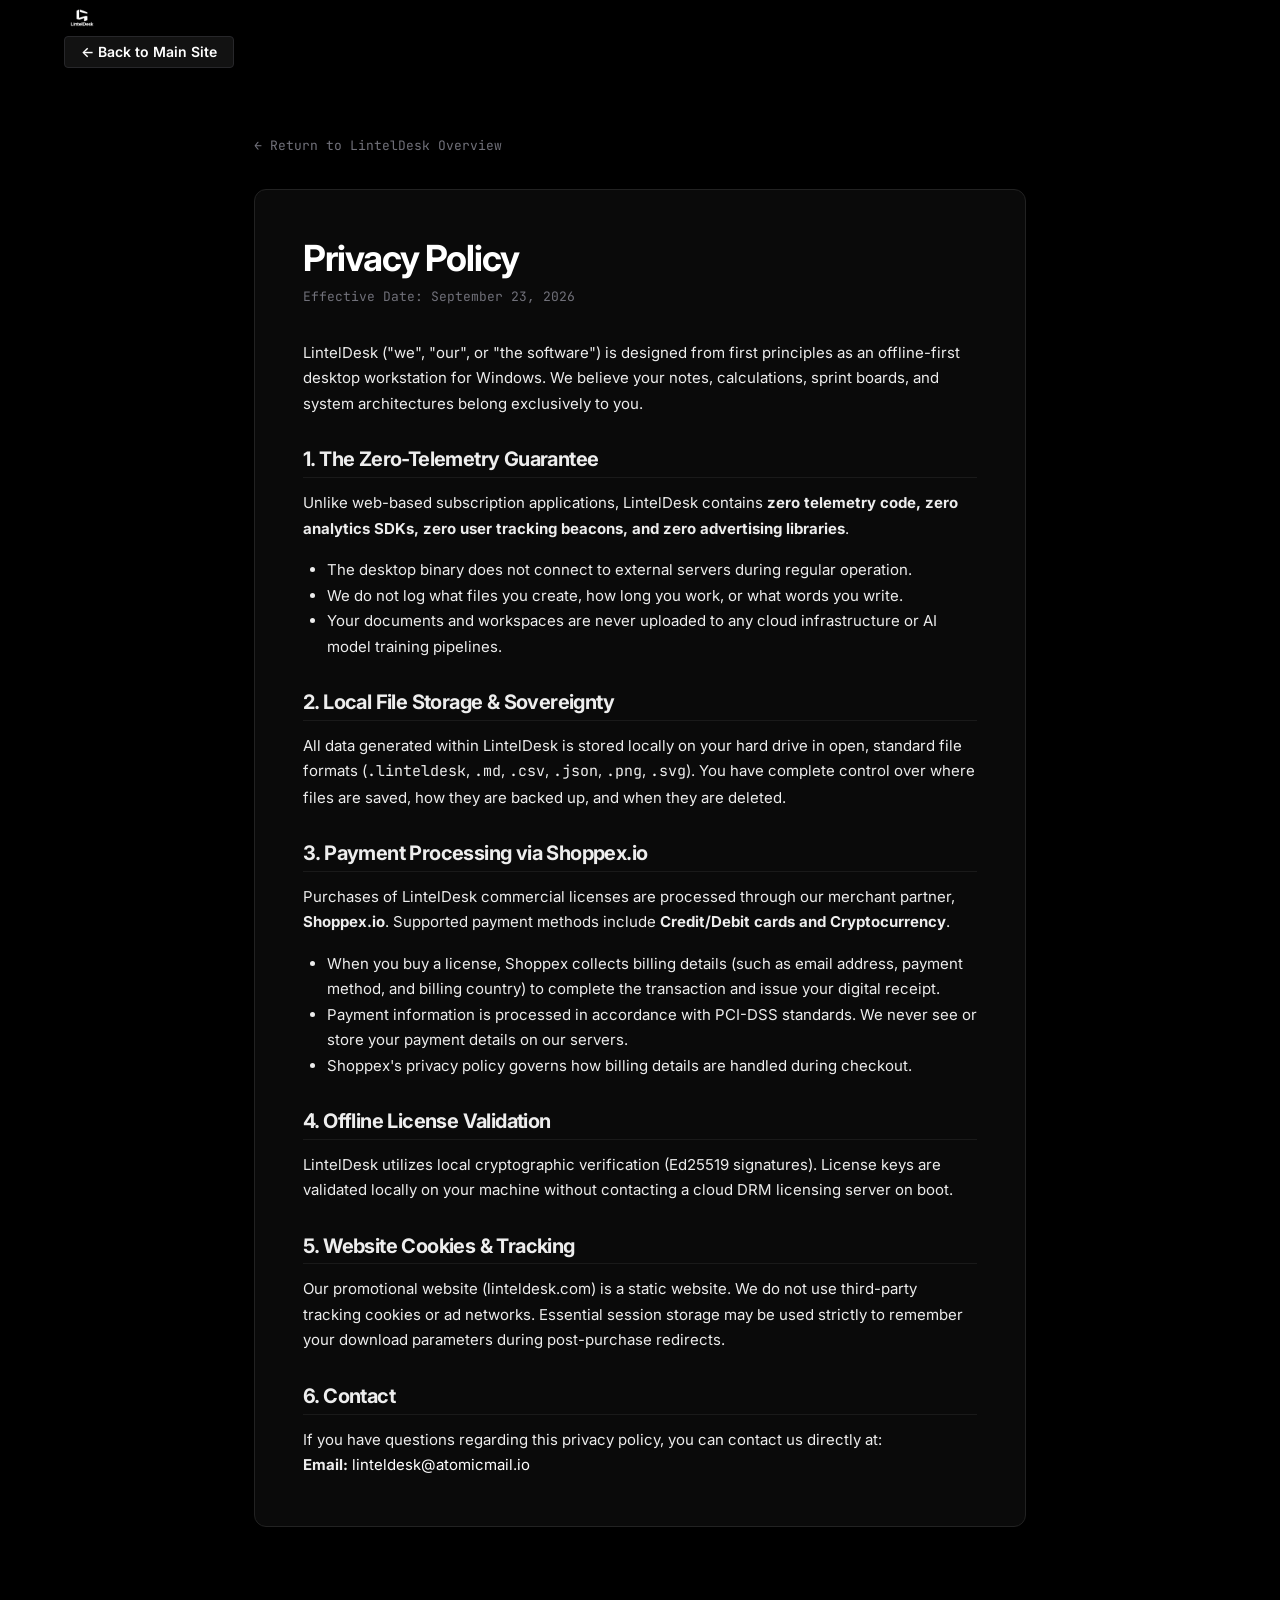
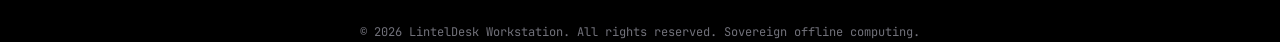
<file: privacy.html>
<!DOCTYPE html>
<html lang="en">
<head>
  <meta charset="UTF-8" />
  <meta name="viewport" content="width=device-width, initial-scale=1.0" />
  <title>Privacy Policy — LintelDesk Workstation</title>
  <meta name="description" content="Privacy policy for LintelDesk offline desktop software. We collect zero analytics, zero telemetry, and zero document contents." />
  <link rel="preconnect" href="https://fonts.googleapis.com" />
  <link rel="preconnect" href="https://fonts.gstatic.com" crossorigin />
  <link href="https://fonts.googleapis.com/css2?family=Inter:wght@400;500;600;700;800&family=JetBrains+Mono:wght@400;600&display=swap" rel="stylesheet" />
  <link rel="icon" type="image/png" href="logo.png">
  <link rel="stylesheet" href="styles.css" />
  <style>
    .legal-container {
      max-width: 820px;
      margin: 4rem auto 6rem auto;
      padding: 0 1.5rem;
    }
    .legal-card {
      background: var(--bg-surface-1);
      border: 1px solid var(--border-subtle);
      border-radius: var(--radius-lg);
      padding: 3rem;
      box-shadow: var(--shadow-tactile-md);
    }
    .legal-card h1 {
      font-size: 2.25rem;
      margin-bottom: 0.5rem;
    }
    .legal-date {
      font-family: var(--font-mono);
      font-size: 0.8125rem;
      color: var(--text-muted);
      margin-bottom: 2rem;
      display: block;
    }
    .legal-card h2 {
      font-size: 1.25rem;
      margin-top: 2rem;
      margin-bottom: 0.75rem;
      color: var(--text-heading);
      border-bottom: 1px solid var(--border-muted);
      padding-bottom: 0.35rem;
    }
    .legal-card p, .legal-card li {
      font-size: 0.9375rem;
      color: var(--text-body);
      line-height: 1.7;
    }
    .legal-card ul {
      padding-left: 1.5rem;
      margin-bottom: 1.25rem;
    }
    .back-home-link {
      display: inline-flex;
      align-items: center;
      gap: 0.5rem;
      font-family: var(--font-mono);
      font-size: 0.8125rem;
      color: var(--text-muted);
      margin-bottom: 2rem;
      transition: color var(--transition-fast);
    }
    .back-home-link:hover {
      color: var(--text-heading);
    }
  </style>
</head>
<body>

  <header class="site-header">
    <div class="container nav-container">
      <a href="index.html" class="brand-logo" aria-label="LintelDesk Home">
        <img src="images/logo.png" alt="LintelDesk Logo" style="height: 36px; width: auto; display: block;" />
      </a>
      <div class="nav-actions">
        <a href="index.html" class="btn btn-secondary btn-sm">← Back to Main Site</a>
      </div>
    </div>
  </header>

  <main class="legal-container">
    <a href="index.html" class="back-home-link">← Return to LintelDesk Overview</a>

    <div class="legal-card">
      <h1>Privacy Policy</h1>
      <span class="legal-date">Effective Date: September 23, 2026</span>

      <p>
        LintelDesk ("we", "our", or "the software") is designed from first principles as an offline-first desktop workstation for Windows. We believe your notes, calculations, sprint boards, and system architectures belong exclusively to you.
      </p>

      <h2>1. The Zero-Telemetry Guarantee</h2>
      <p>
        Unlike web-based subscription applications, LintelDesk contains <strong>zero telemetry code, zero analytics SDKs, zero user tracking beacons, and zero advertising libraries</strong>.
      </p>
      <ul>
        <li>The desktop binary does not connect to external servers during regular operation.</li>
        <li>We do not log what files you create, how long you work, or what words you write.</li>
        <li>Your documents and workspaces are never uploaded to any cloud infrastructure or AI model training pipelines.</li>
      </ul>

      <h2>2. Local File Storage &amp; Sovereignty</h2>
      <p>
        All data generated within LintelDesk is stored locally on your hard drive in open, standard file formats (<code>.linteldesk</code>, <code>.md</code>, <code>.csv</code>, <code>.json</code>, <code>.png</code>, <code>.svg</code>). You have complete control over where files are saved, how they are backed up, and when they are deleted.
      </p>

      <h2>3. Payment Processing via Shoppex.io</h2>
      <p>
        Purchases of LintelDesk commercial licenses are processed through our merchant partner, <strong>Shoppex.io</strong>. Supported payment methods include <strong>Credit/Debit cards and Cryptocurrency</strong>.
      </p>
      <ul>
        <li>When you buy a license, Shoppex collects billing details (such as email address, payment method, and billing country) to complete the transaction and issue your digital receipt.</li>
        <li>Payment information is processed in accordance with PCI-DSS standards. We never see or store your payment details on our servers.</li>
        <li>Shoppex's privacy policy governs how billing details are handled during checkout.</li>
      </ul>

      <h2>4. Offline License Validation</h2>
      <p>
        LintelDesk utilizes local cryptographic verification (Ed25519 signatures). License keys are validated locally on your machine without contacting a cloud DRM licensing server on boot.
      </p>

      <h2>5. Website Cookies &amp; Tracking</h2>
      <p>
        Our promotional website (linteldesk.com) is a static website. We do not use third-party tracking cookies or ad networks. Essential session storage may be used strictly to remember your download parameters during post-purchase redirects.
      </p>

      <h2>6. Contact</h2>
      <p>
        If you have questions regarding this privacy policy, you can contact us directly at:
        <br />
        <strong>Email:</strong> <a href="mailto:linteldeks@atomicmail.io">linteldesk@atomicmail.io</a>
      </p>
    </div>
  </main>

  <footer class="site-footer">
    <div class="container" style="text-align: center;">
      <p style="font-family: var(--font-mono); font-size: 0.75rem; color: var(--text-muted); margin: 0;">
        © 2026 LintelDesk Workstation. All rights reserved. Sovereign offline computing.
      </p>
    </div>
  </footer>

</body>
</html>
</file>
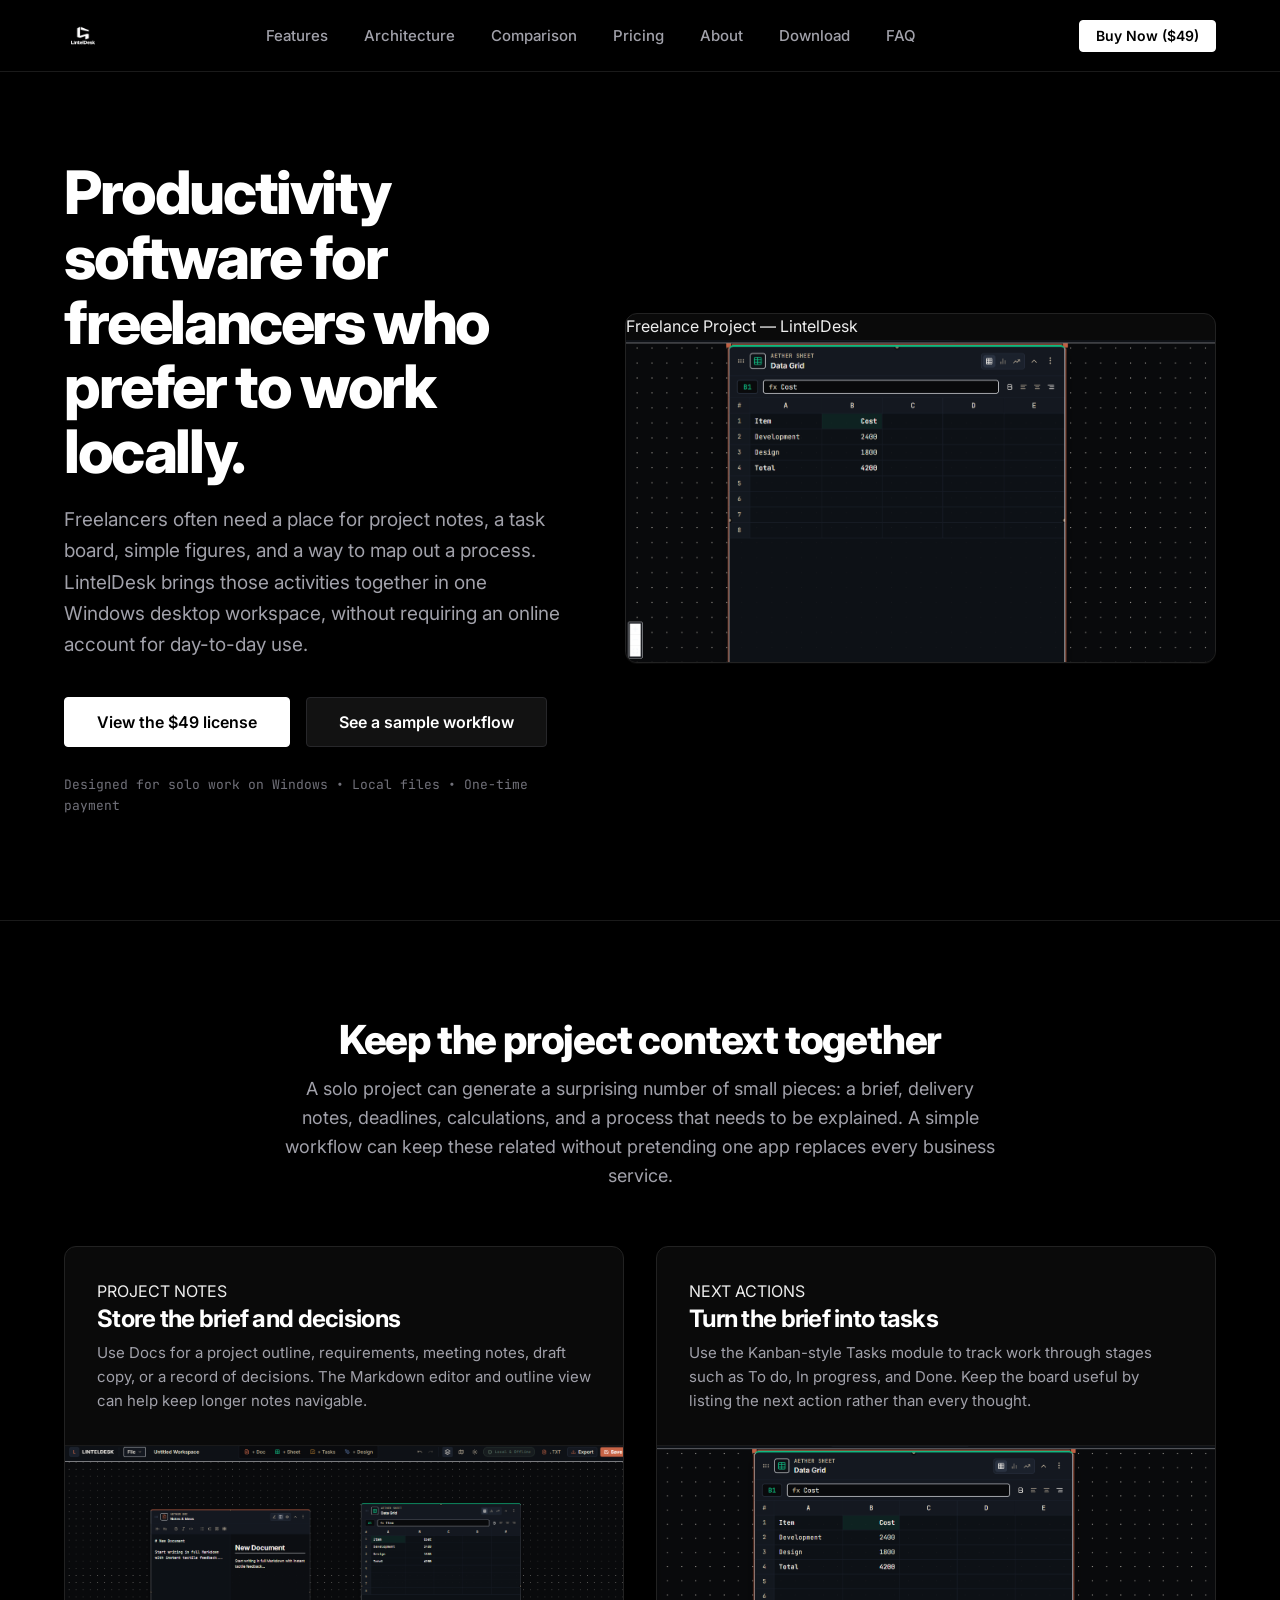
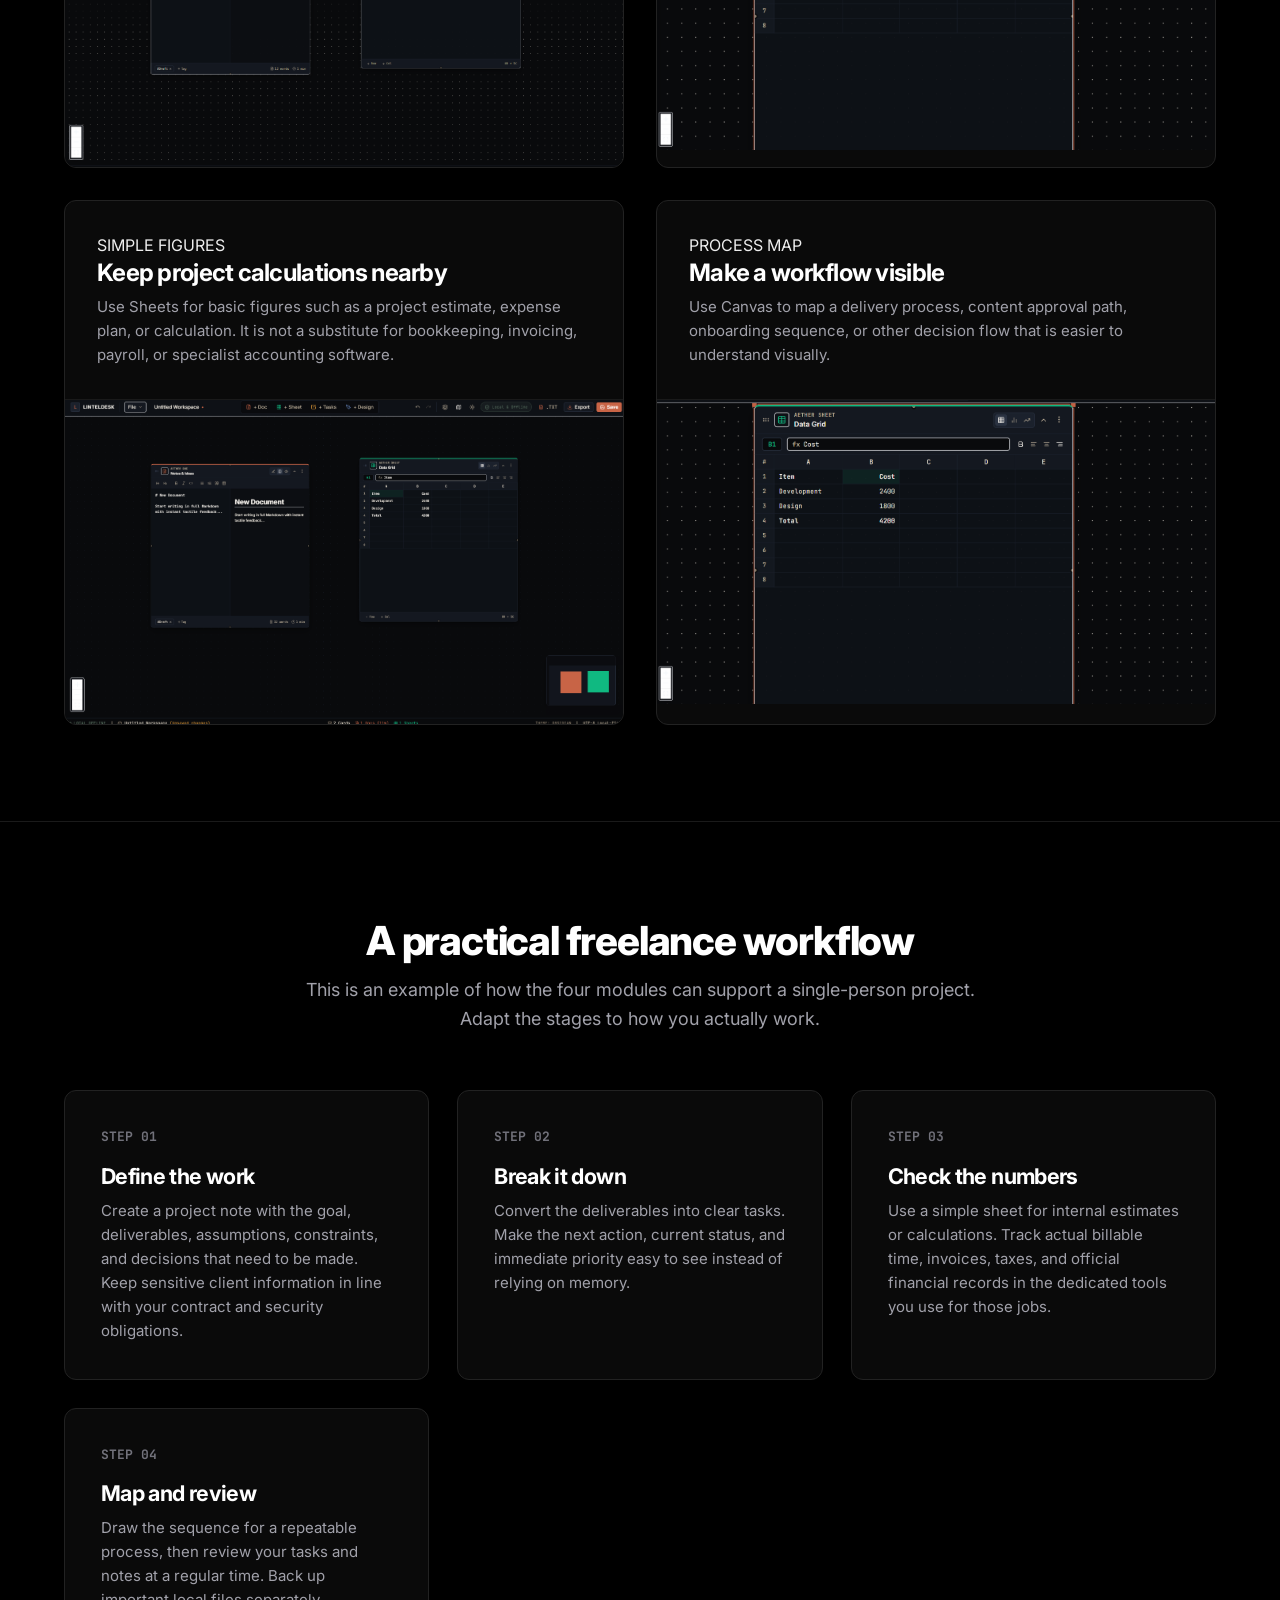
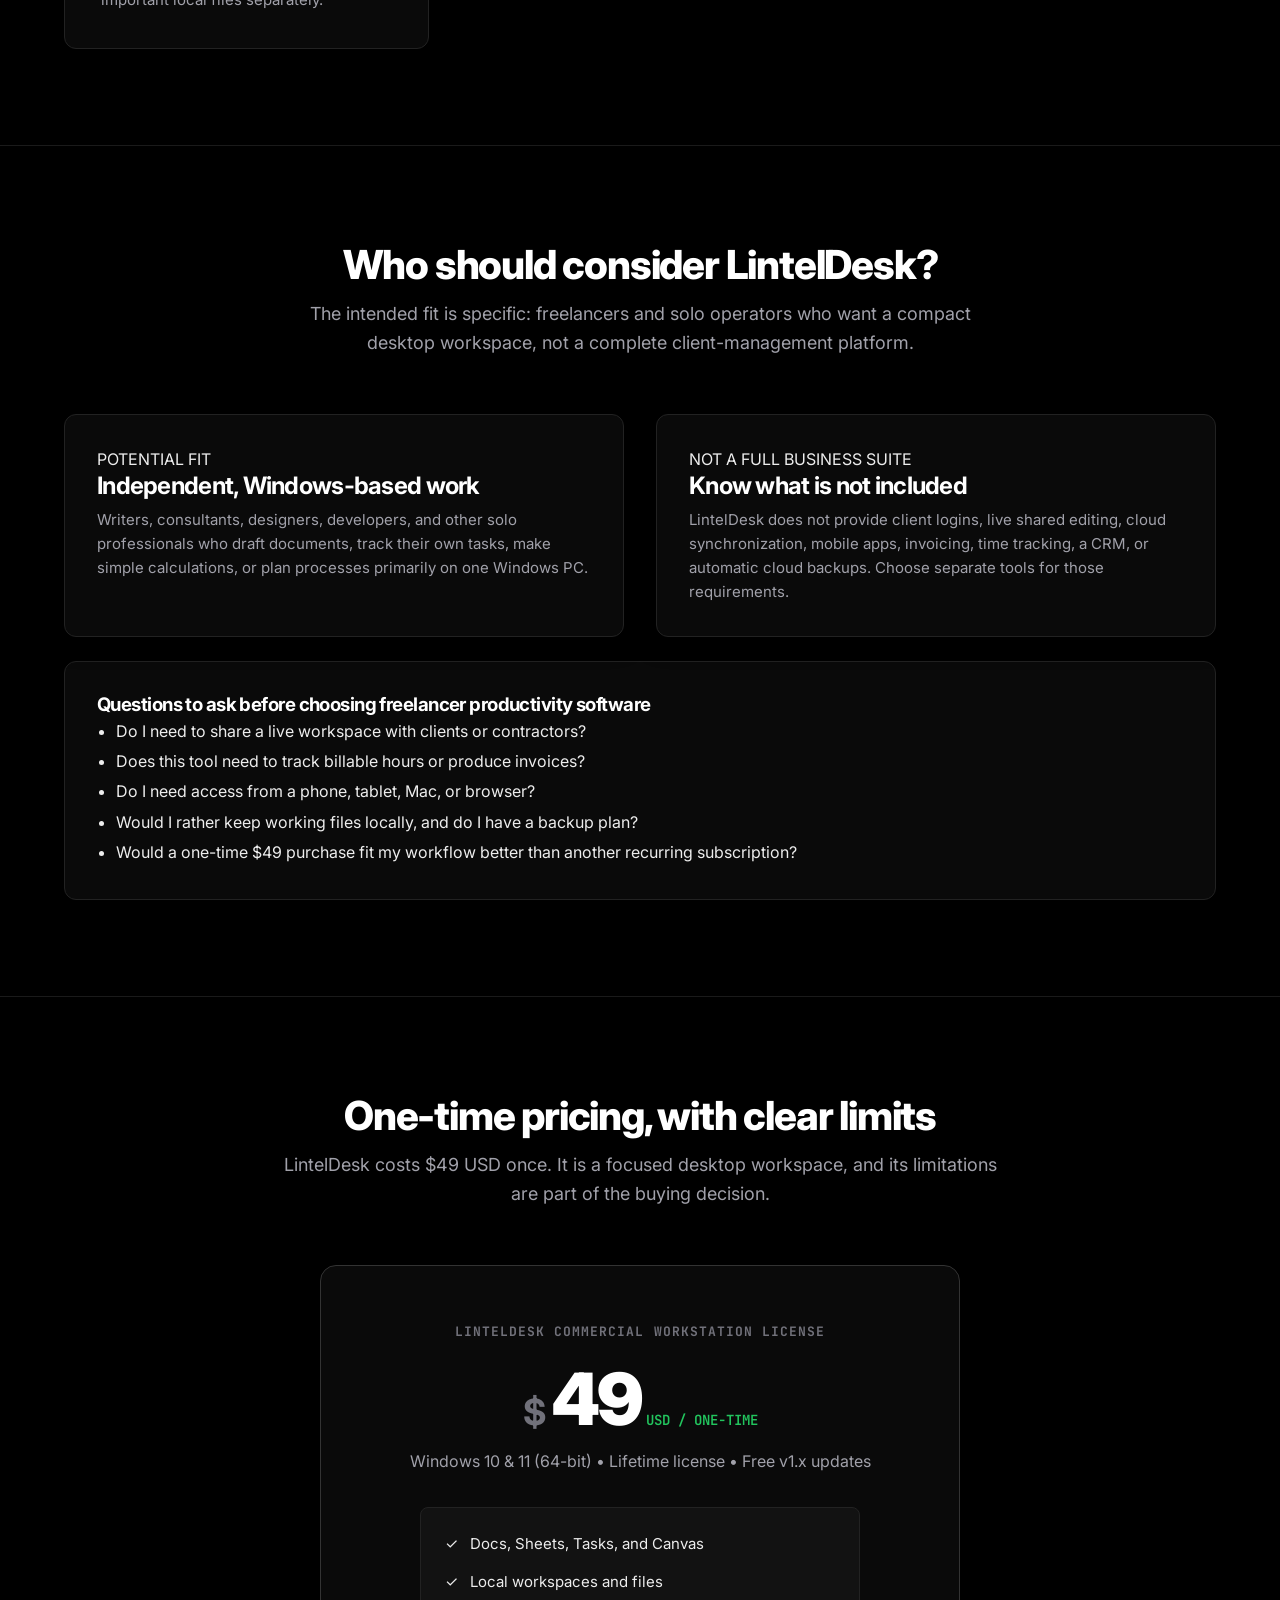
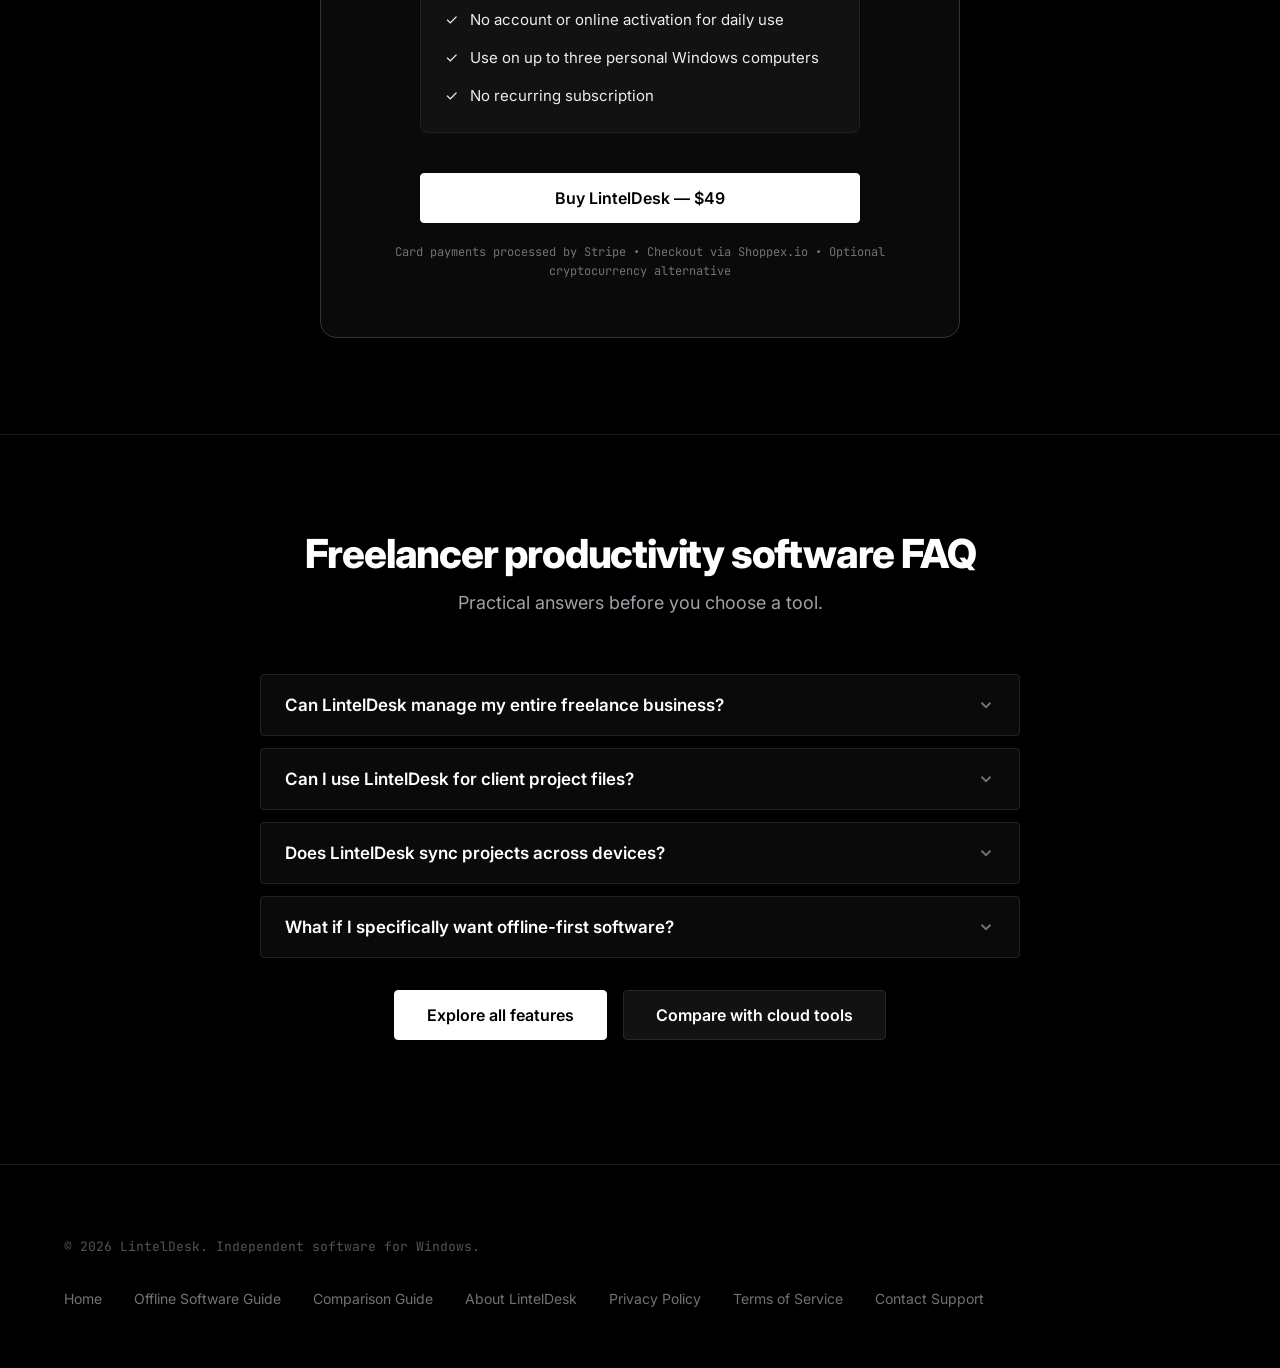
<file: productivity-software-for-freelancers.html>
<!DOCTYPE html>
<html lang="en">
<head>
  <meta charset="UTF-8" />
  <meta name="viewport" content="width=device-width, initial-scale=1.0" />
  <title>Productivity Software for Freelancers on Windows | LintelDesk</title>
  <meta name="description" content="See how freelancers can organize project notes, tasks, simple budgets, and process diagrams in one offline Windows workspace—and where LintelDesk may not fit." />
  <meta name="theme-color" content="#000000" />
  <link rel="canonical" href="https://linteldesk.com/productivity-software-for-freelancers" />
  <link rel="icon" type="image/png" href="logo.png" />
  <link rel="preconnect" href="https://fonts.googleapis.com" />
  <link rel="preconnect" href="https://fonts.gstatic.com" crossorigin />
  <link href="https://fonts.googleapis.com/css2?family=Inter:wght@400;500;600;700;800;900&family=JetBrains+Mono:wght@400;500;600;700&display=swap" rel="stylesheet" />
  <link rel="stylesheet" href="styles.css" />
  <meta property="og:type" content="website" />
  <meta property="og:site_name" content="LintelDesk" />
  <meta property="og:title" content="Productivity Software for Freelancers on Windows | LintelDesk" />
  <meta property="og:description" content="A practical local-first workflow for freelance project notes, tasks, simple calculations, and diagrams." />
  <meta property="og:url" content="https://linteldesk.com/productivity-software-for-freelancers" />
  <script type="application/ld+json">
  {
    "@context": "https://schema.org",
    "@graph": [
      {
        "@type": "WebPage",
        "@id": "https://linteldesk.com/productivity-software-for-freelancers#webpage",
        "url": "https://linteldesk.com/productivity-software-for-freelancers",
        "name": "Productivity Software for Freelancers on Windows",
        "description": "A practical guide to organizing solo freelance work with an offline Windows workspace.",
        "about": { "@id": "https://linteldesk.com/#software" }
      },
      {
        "@type": "SoftwareApplication",
        "@id": "https://linteldesk.com/#software",
        "name": "LintelDesk",
        "applicationCategory": "ProductivityApplication",
        "operatingSystem": "Windows 10, Windows 11 (64-bit)",
        "softwareVersion": "1.0.0",
        "url": "https://linteldesk.com/",
        "offers": { "@type": "Offer", "price": "49.00", "priceCurrency": "USD", "url": "https://linteldesk.com/#pricing" }
      },
      {
        "@type": "BreadcrumbList",
        "itemListElement": [
          { "@type": "ListItem", "position": 1, "name": "Home", "item": "https://linteldesk.com/" },
          { "@type": "ListItem", "position": 2, "name": "Productivity Software for Freelancers", "item": "https://linteldesk.com/productivity-software-for-freelancers" }
        ]
      }
    ]
  }
  </script>
</head>
<body>
  <header class="header"><div class="container nav-row">
    <a href="index.html#hero" class="brand-link" aria-label="LintelDesk Home"><img src="images/logo.png" alt="LintelDesk Logo" class="brand-logo-img" /></a>
    <nav><ul class="nav-menu"><li><a href="index.html#features" class="nav-link">Features</a></li><li><a href="index.html#architecture" class="nav-link">Architecture</a></li><li><a href="index.html#comparison" class="nav-link">Comparison</a></li><li><a href="index.html#pricing" class="nav-link">Pricing</a></li><li><a href="about.html" class="nav-link">About</a></li><li><a href="index.html#download" class="nav-link">Download</a></li><li><a href="index.html#faq" class="nav-link">FAQ</a></li></ul></nav>
    <div style="display:flex;align-items:center;gap:1rem;"><a href="https://checkout.shoppex.io/pay/pl_1790201548_01a0cc23-e24a-76c8-9da7-486e7e6eb278_e0582c93fb455dad34afa04b" target="_blank" rel="noopener noreferrer" class="btn btn-primary btn-sm">Buy Now ($49)</a><button class="mobile-toggle" aria-label="Open Menu"><svg width="20" height="20" viewBox="0 0 24 24" fill="none" stroke="currentColor" stroke-width="2"><line x1="3" y1="12" x2="21" y2="12"></line><line x1="3" y1="6" x2="21" y2="6"></line><line x1="3" y1="18" x2="21" y2="18"></line></svg></button></div>
  </div></header>

  <main>
    <section class="hero" id="hero"><div class="container hero-grid">
      <div class="hero-content">
        <h1>Productivity software for freelancers who prefer to work locally.</h1>
        <p>Freelancers often need a place for project notes, a task board, simple figures, and a way to map out a process. LintelDesk brings those activities together in one Windows desktop workspace, without requiring an online account for day-to-day use.</p>
        <div class="hero-actions"><a href="index.html#pricing" class="btn btn-primary btn-lg">View the $49 license</a><a href="#workflow" class="btn btn-secondary btn-lg">See a sample workflow</a></div>
        <div class="hero-meta">Designed for solo work on Windows • Local files • One-time payment</div>
      </div>
      <div class="hero-visual"><div class="hero-frame"><div class="window-topbar"><div class="window-dots"><span class="w-dot"></span><span class="w-dot"></span><span class="w-dot"></span></div><div class="window-tab-title">Freelance Project — LintelDesk</div><div style="width:36px;"></div></div><img src="images/tasks-canvas-diagram.png" alt="LintelDesk task board and Canvas diagram for planning a project" /></div></div>
    </div></section>

    <div class="section-divider"></div>

    <section class="section" id="challenge"><div class="container">
      <div class="section-head"><h2>Keep the project context together</h2><p>A solo project can generate a surprising number of small pieces: a brief, delivery notes, deadlines, calculations, and a process that needs to be explained. A simple workflow can keep these related without pretending one app replaces every business service.</p></div>
      <div class="features-grid">
        <div class="feature-card"><div class="feature-card-content"><span class="feature-tag">PROJECT NOTES</span><h3>Store the brief and decisions</h3><p>Use Docs for a project outline, requirements, meeting notes, draft copy, or a record of decisions. The Markdown editor and outline view can help keep longer notes navigable.</p></div><div class="feature-card-media"><img src="images/docs-split-editor.png" alt="LintelDesk Markdown editor for project briefs and notes" /></div></div>
        <div class="feature-card"><div class="feature-card-content"><span class="feature-tag">NEXT ACTIONS</span><h3>Turn the brief into tasks</h3><p>Use the Kanban-style Tasks module to track work through stages such as To do, In progress, and Done. Keep the board useful by listing the next action rather than every thought.</p></div><div class="feature-card-media"><img src="images/tasks-canvas-diagram.png" alt="LintelDesk visual Kanban task board" /></div></div>
        <div class="feature-card"><div class="feature-card-content"><span class="feature-tag">SIMPLE FIGURES</span><h3>Keep project calculations nearby</h3><p>Use Sheets for basic figures such as a project estimate, expense plan, or calculation. It is not a substitute for bookkeeping, invoicing, payroll, or specialist accounting software.</p></div><div class="feature-card-media"><img src="images/workstation-canvas.png" alt="LintelDesk productivity workstation interface" /></div></div>
        <div class="feature-card"><div class="feature-card-content"><span class="feature-tag">PROCESS MAP</span><h3>Make a workflow visible</h3><p>Use Canvas to map a delivery process, content approval path, onboarding sequence, or other decision flow that is easier to understand visually.</p></div><div class="feature-card-media"><img src="images/tasks-canvas-diagram.png" alt="LintelDesk Canvas process diagram" /></div></div>
      </div>
    </div></section>

    <div class="section-divider"></div>

    <section class="section" id="workflow"><div class="container">
      <div class="section-head"><h2>A practical freelance workflow</h2><p>This is an example of how the four modules can support a single-person project. Adapt the stages to how you actually work.</p></div>
      <div class="pillars-grid">
        <div class="pillar-card"><span class="pillar-num">STEP 01</span><h3>Define the work</h3><p>Create a project note with the goal, deliverables, assumptions, constraints, and decisions that need to be made. Keep sensitive client information in line with your contract and security obligations.</p></div>
        <div class="pillar-card"><span class="pillar-num">STEP 02</span><h3>Break it down</h3><p>Convert the deliverables into clear tasks. Make the next action, current status, and immediate priority easy to see instead of relying on memory.</p></div>
        <div class="pillar-card"><span class="pillar-num">STEP 03</span><h3>Check the numbers</h3><p>Use a simple sheet for internal estimates or calculations. Track actual billable time, invoices, taxes, and official financial records in the dedicated tools you use for those jobs.</p></div>
        <div class="pillar-card"><span class="pillar-num">STEP 04</span><h3>Map and review</h3><p>Draw the sequence for a repeatable process, then review your tasks and notes at a regular time. Back up important local files separately.</p></div>
      </div>
    </div></section>

    <div class="section-divider"></div>

    <section class="section" id="fit"><div class="container">
      <div class="section-head"><h2>Who should consider LintelDesk?</h2><p>The intended fit is specific: freelancers and solo operators who want a compact desktop workspace, not a complete client-management platform.</p></div>
      <div class="features-grid">
        <div class="feature-card"><div class="feature-card-content"><span class="feature-tag">POTENTIAL FIT</span><h3>Independent, Windows-based work</h3><p>Writers, consultants, designers, developers, and other solo professionals who draft documents, track their own tasks, make simple calculations, or plan processes primarily on one Windows PC.</p></div></div>
        <div class="feature-card"><div class="feature-card-content"><span class="feature-tag">NOT A FULL BUSINESS SUITE</span><h3>Know what is not included</h3><p>LintelDesk does not provide client logins, live shared editing, cloud synchronization, mobile apps, invoicing, time tracking, a CRM, or automatic cloud backups. Choose separate tools for those requirements.</p></div></div>
      </div>
      <div class="comp-card" style="padding:2rem;margin-top:1.5rem;">
        <h3 style="margin-top:0;">Questions to ask before choosing freelancer productivity software</h3>
        <ul style="font-size:1rem;line-height:1.9;margin-bottom:0;padding-left:1.2rem;">
          <li>Do I need to share a live workspace with clients or contractors?</li>
          <li>Does this tool need to track billable hours or produce invoices?</li>
          <li>Do I need access from a phone, tablet, Mac, or browser?</li>
          <li>Would I rather keep working files locally, and do I have a backup plan?</li>
          <li>Would a one-time $49 purchase fit my workflow better than another recurring subscription?</li>
        </ul>
      </div>
    </div></section>

    <div class="section-divider"></div>

    <section class="section" id="pricing"><div class="container">
      <div class="section-head"><h2>One-time pricing, with clear limits</h2><p>LintelDesk costs $49 USD once. It is a focused desktop workspace, and its limitations are part of the buying decision.</p></div>
      <div class="pricing-wrapper"><div class="pricing-card">
        <div class="pricing-plan-title">LintelDesk Commercial Workstation License</div>
        <div class="pricing-price-row"><span class="pricing-currency">$</span><span class="pricing-number">49</span><span class="pricing-term">USD / ONE-TIME</span></div>
        <p class="pricing-desc">Windows 10 &amp; 11 (64-bit) • Lifetime license • Free v1.x updates</p>
        <ul class="pricing-features-list"><li class="pricing-feature-line"><span>✓</span><span>Docs, Sheets, Tasks, and Canvas</span></li><li class="pricing-feature-line"><span>✓</span><span>Local workspaces and files</span></li><li class="pricing-feature-line"><span>✓</span><span>No account or online activation for daily use</span></li><li class="pricing-feature-line"><span>✓</span><span>Use on up to three personal Windows computers</span></li><li class="pricing-feature-line"><span>✓</span><span>No recurring subscription</span></li></ul>
        <a href="https://checkout.shoppex.io/pay/pl_1790201548_01a0cc23-e24a-76c8-9da7-486e7e6eb278_e0582c93fb455dad34afa04b" target="_blank" rel="noopener noreferrer" class="btn btn-primary btn-lg" style="width:100%;max-width:440px;">Buy LintelDesk — $49</a>
        <div class="payment-badges-row">Card payments processed by Stripe • Checkout via Shoppex.io • Optional cryptocurrency alternative</div>
      </div></div>
    </div></section>

    <div class="section-divider"></div>

    <section class="section" id="faq"><div class="container">
      <div class="section-head"><h2>Freelancer productivity software FAQ</h2><p>Practical answers before you choose a tool.</p></div>
      <div class="faq-container">
        <div class="faq-item"><button class="faq-trigger"><span>Can LintelDesk manage my entire freelance business?</span><svg class="faq-icon" width="18" height="18" viewBox="0 0 24 24" fill="none" stroke="currentColor" stroke-width="2.5"><polyline points="6 9 12 15 18 9"></polyline></svg></button><div class="faq-content"><p>No. It can support project notes, tasks, simple calculations, and visual planning. You will still need other services if your business needs invoices, accounting, time tracking, client management, or shared portals.</p></div></div>
        <div class="faq-item"><button class="faq-trigger"><span>Can I use LintelDesk for client project files?</span><svg class="faq-icon" width="18" height="18" viewBox="0 0 24 24" fill="none" stroke="currentColor" stroke-width="2.5"><polyline points="6 9 12 15 18 9"></polyline></svg></button><div class="faq-content"><p>You can use it to organize your own project work, but check your client contract and security requirements before storing sensitive or regulated information. LintelDesk does not provide team sharing or centralized administration.</p></div></div>
        <div class="faq-item"><button class="faq-trigger"><span>Does LintelDesk sync projects across devices?</span><svg class="faq-icon" width="18" height="18" viewBox="0 0 24 24" fill="none" stroke="currentColor" stroke-width="2.5"><polyline points="6 9 12 15 18 9"></polyline></svg></button><div class="faq-content"><p>No. It is designed around local storage and does not provide built-in cloud synchronization. You can make your own backups, but do not treat a manual copy or third-party backup as live collaborative sync.</p></div></div>
        <div class="faq-item"><button class="faq-trigger"><span>What if I specifically want offline-first software?</span><svg class="faq-icon" width="18" height="18" viewBox="0 0 24 24" fill="none" stroke="currentColor" stroke-width="2.5"><polyline points="6 9 12 15 18 9"></polyline></svg></button><div class="faq-content"><p>Start with the <a href="offline-productivity-software.html" class="nav-link">offline productivity software guide</a> to compare local-first software with cloud-connected tools and understand the trade-offs.</p></div></div>
      </div>
      <div class="hero-actions" style="justify-content:center;margin-top:2rem;"><a href="index.html#features" class="btn btn-primary btn-lg">Explore all features</a><a href="linteldesk-vs-cloud-productivity-tools.html" class="btn btn-secondary btn-lg">Compare with cloud tools</a></div>
    </div></section>
  </main>

  <footer class="footer"><div class="container footer-inner"><div class="footer-copy">© 2026 LintelDesk. Independent software for Windows.</div><ul class="footer-links-list"><li><a href="index.html" class="footer-link">Home</a></li><li><a href="offline-productivity-software.html" class="footer-link">Offline Software Guide</a></li><li><a href="linteldesk-vs-cloud-productivity-tools.html" class="footer-link">Comparison Guide</a></li><li><a href="about.html" class="footer-link">About LintelDesk</a></li><li><a href="privacy.html" class="footer-link">Privacy Policy</a></li><li><a href="terms.html" class="footer-link">Terms of Service</a></li><li><a href="mailto:LintelDesk@atomicmail.io" class="footer-link">Contact Support</a></li></ul></div></footer>
  <script src="app.js"></script>
</body>
</html>
</file>
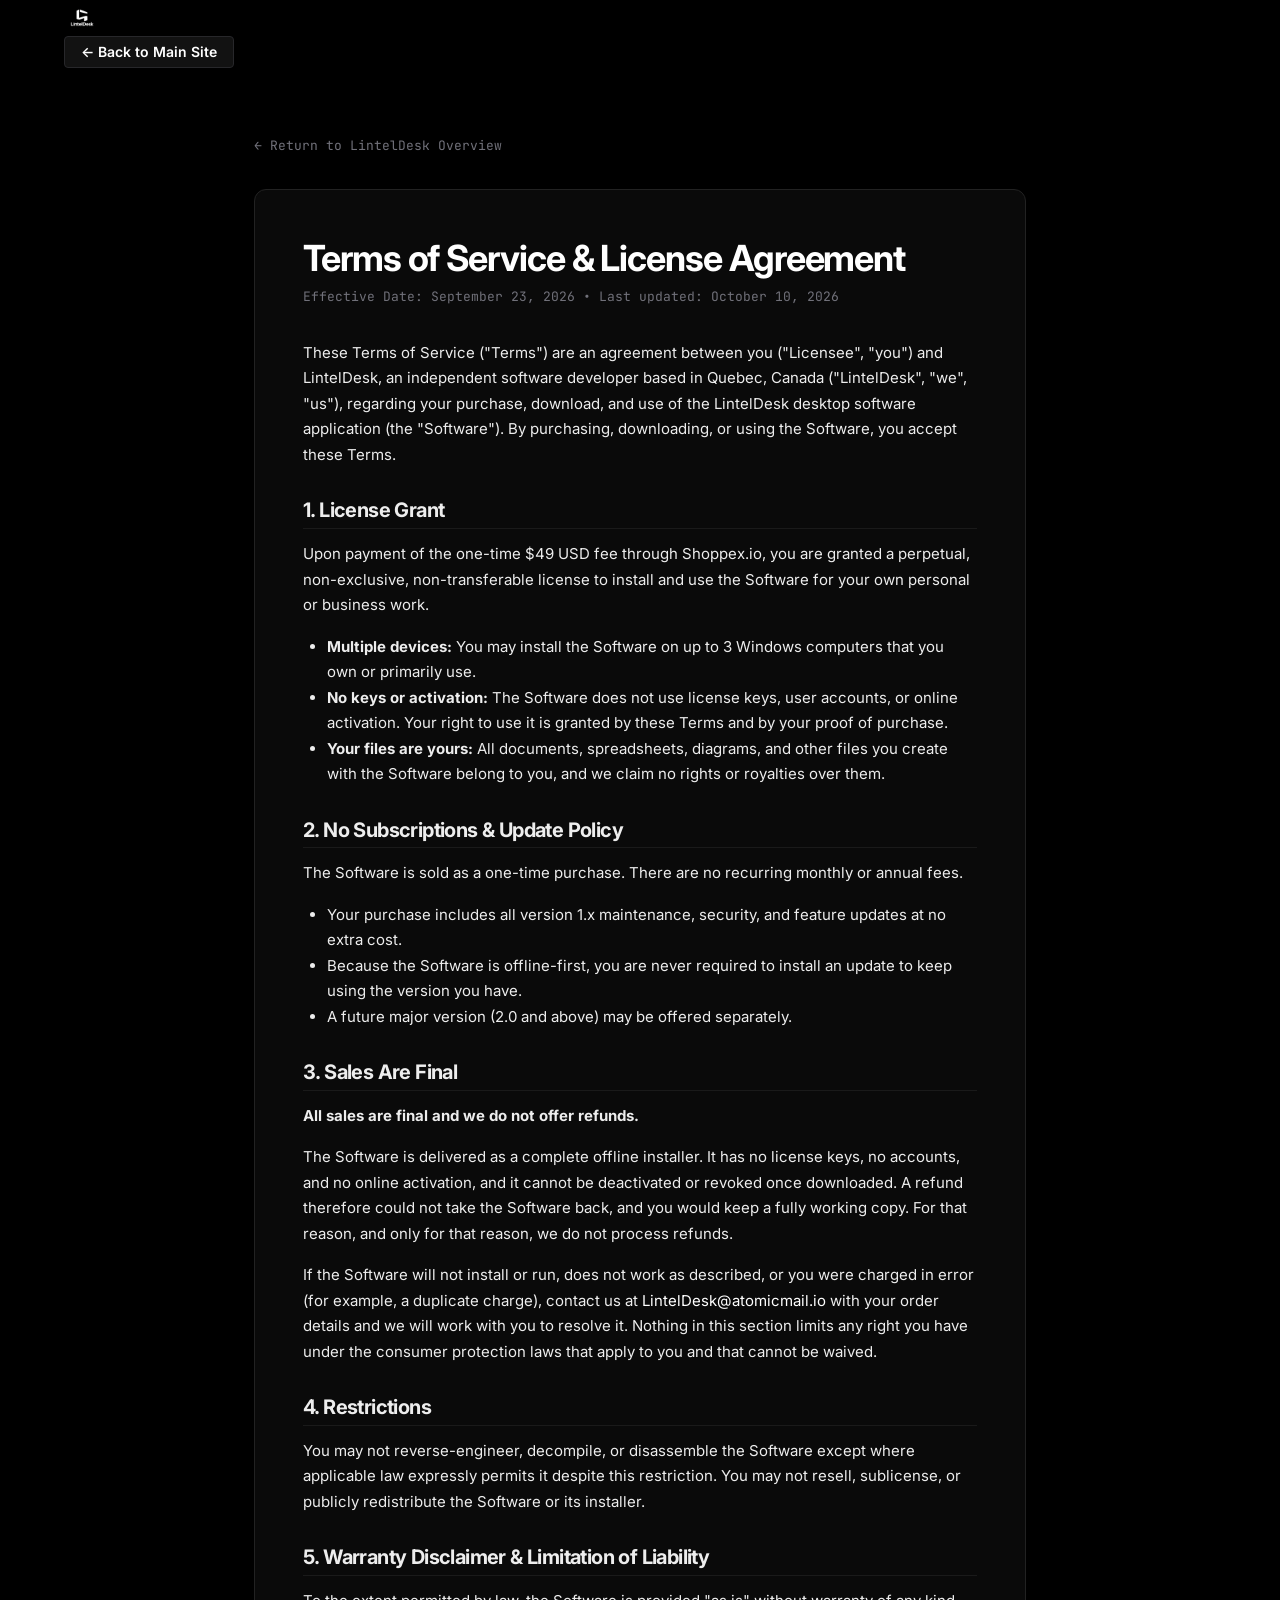
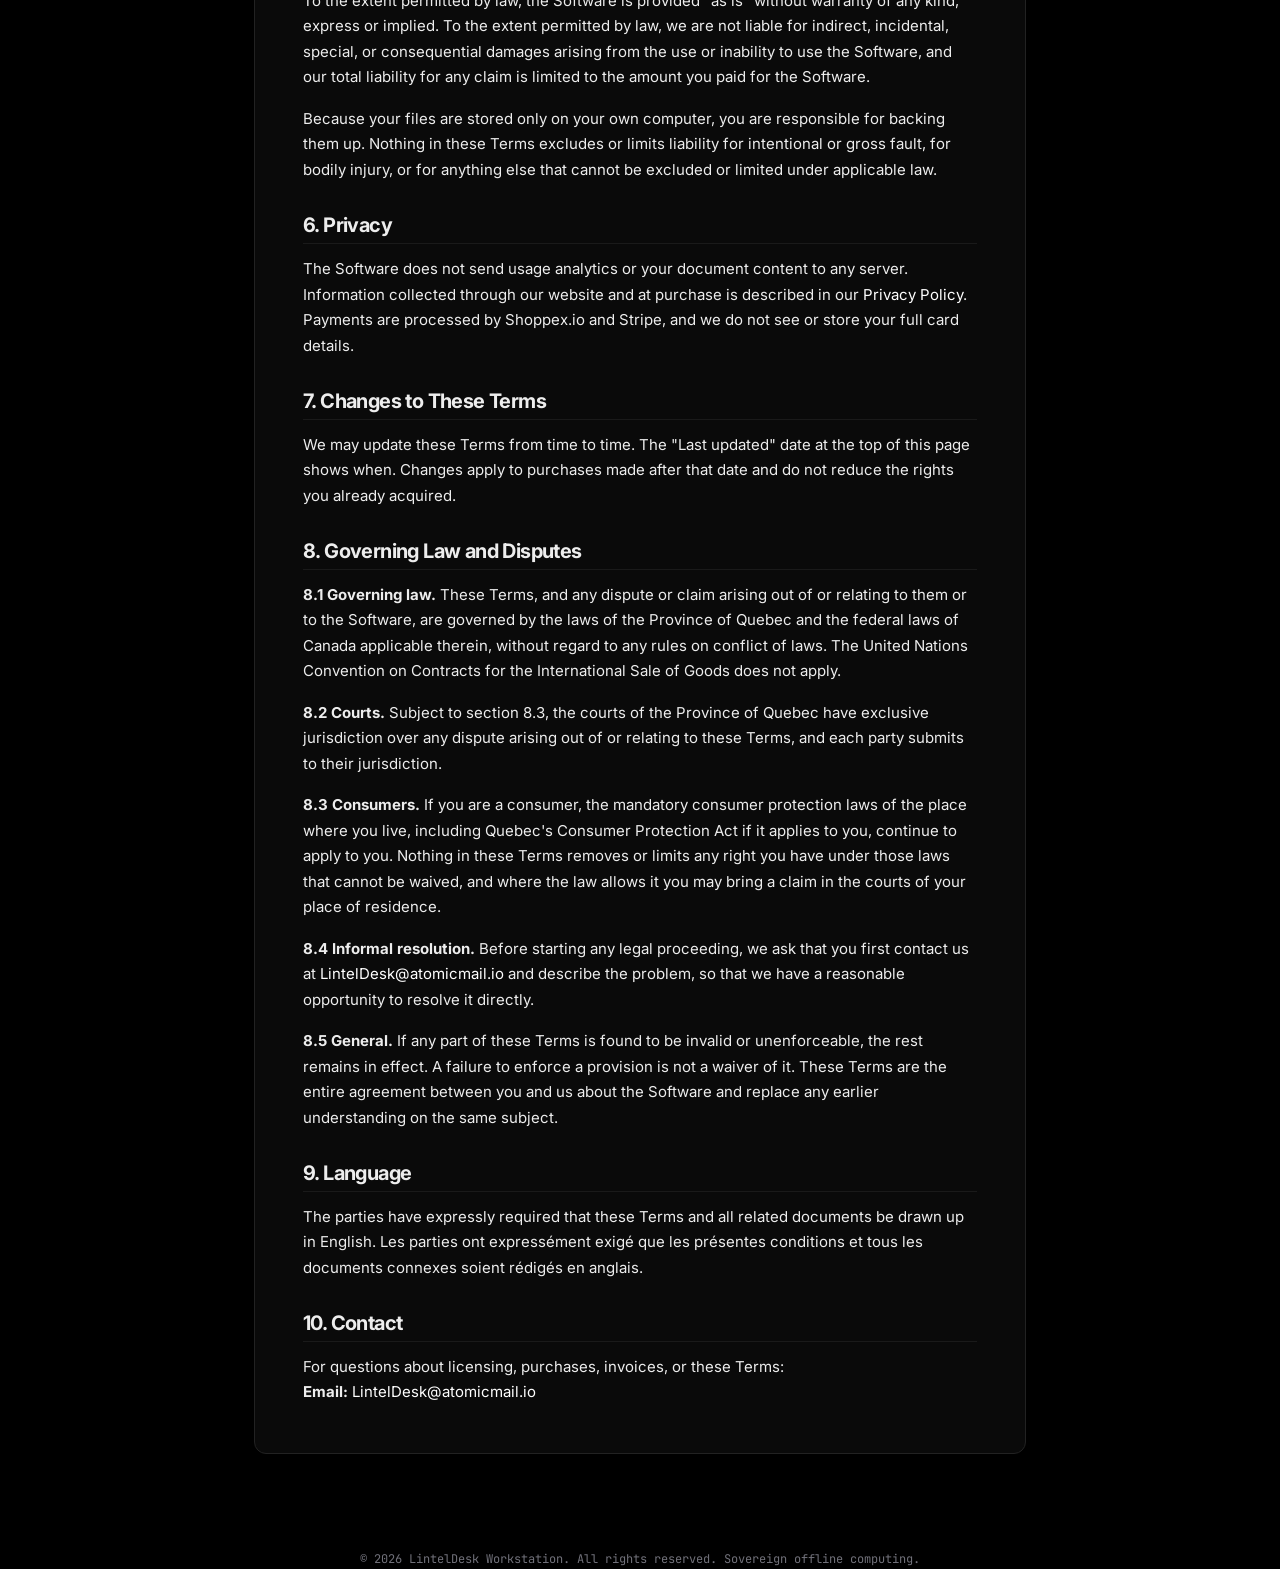
<file: terms.html>
<!DOCTYPE html>
<html lang="en">
<head>
  <meta charset="UTF-8" />
  <meta name="viewport" content="width=device-width, initial-scale=1.0" />
  <title>Terms of Service — LintelDesk Workstation</title>
  <meta name="description" content="Terms of service and software license agreement for LintelDesk desktop software, governed by the laws of Quebec, Canada." />
  <link rel="canonical" href="https://linteldesk.com/terms.html" />
  <link rel="preconnect" href="https://fonts.googleapis.com" />
  <link rel="preconnect" href="https://fonts.gstatic.com" crossorigin />
  <link href="https://fonts.googleapis.com/css2?family=Inter:wght@400;500;600;700;800&family=JetBrains+Mono:wght@400;600&display=swap" rel="stylesheet" />
  <link rel="icon" type="image/png" href="logo.png">
  <link rel="stylesheet" href="styles.css" />
  <style>
    .legal-container {
      max-width: 820px;
      margin: 4rem auto 6rem auto;
      padding: 0 1.5rem;
    }
    .legal-card {
      background: var(--bg-surface-1);
      border: 1px solid var(--border-subtle);
      border-radius: var(--radius-lg);
      padding: 3rem;
      box-shadow: var(--shadow-tactile-md);
    }
    .legal-card h1 {
      font-size: 2.25rem;
      margin-bottom: 0.5rem;
    }
    .legal-date {
      font-family: var(--font-mono);
      font-size: 0.8125rem;
      color: var(--text-muted);
      margin-bottom: 2rem;
      display: block;
    }
    .legal-card h2 {
      font-size: 1.25rem;
      margin-top: 2rem;
      margin-bottom: 0.75rem;
      color: var(--text-heading);
      border-bottom: 1px solid var(--border-muted);
      padding-bottom: 0.35rem;
    }
    .legal-card p, .legal-card li {
      font-size: 0.9375rem;
      color: var(--text-body);
      line-height: 1.7;
    }
    .legal-card ul {
      padding-left: 1.5rem;
      margin-bottom: 1.25rem;
    }
    .back-home-link {
      display: inline-flex;
      align-items: center;
      gap: 0.5rem;
      font-family: var(--font-mono);
      font-size: 0.8125rem;
      color: var(--text-muted);
      margin-bottom: 2rem;
      transition: color var(--transition-fast);
    }
    .back-home-link:hover {
      color: var(--text-heading);
    }
  </style>
</head>
<body>

  <header class="site-header">
    <div class="container nav-container">
      <a href="index.html" class="brand-logo" aria-label="LintelDesk Home">
        <img src="images/logo.png" alt="LintelDesk Logo" style="height: 36px; width: auto; display: block;" />
      </a>
      <div class="nav-actions">
        <a href="index.html" class="btn btn-secondary btn-sm">← Back to Main Site</a>
      </div>
    </div>
  </header>

  <main class="legal-container">
    <a href="index.html" class="back-home-link">← Return to LintelDesk Overview</a>

    <div class="legal-card">
      <h1>Terms of Service &amp; License Agreement</h1>
      <span class="legal-date">Effective Date: September 23, 2026 • Last updated: October 10, 2026</span>

      <p>
        These Terms of Service ("Terms") are an agreement between you ("Licensee", "you") and LintelDesk, an independent software developer based in Quebec, Canada ("LintelDesk", "we", "us"), regarding your purchase, download, and use of the LintelDesk desktop software application (the "Software"). By purchasing, downloading, or using the Software, you accept these Terms.
      </p>

      <h2>1. License Grant</h2>
      <p>
        Upon payment of the one-time $49 USD fee through Shoppex.io, you are granted a perpetual, non-exclusive, non-transferable license to install and use the Software for your own personal or business work.
      </p>
      <ul>
        <li><strong>Multiple devices:</strong> You may install the Software on up to 3 Windows computers that you own or primarily use.</li>
        <li><strong>No keys or activation:</strong> The Software does not use license keys, user accounts, or online activation. Your right to use it is granted by these Terms and by your proof of purchase.</li>
        <li><strong>Your files are yours:</strong> All documents, spreadsheets, diagrams, and other files you create with the Software belong to you, and we claim no rights or royalties over them.</li>
      </ul>

      <h2>2. No Subscriptions &amp; Update Policy</h2>
      <p>
        The Software is sold as a one-time purchase. There are no recurring monthly or annual fees.
      </p>
      <ul>
        <li>Your purchase includes all version 1.x maintenance, security, and feature updates at no extra cost.</li>
        <li>Because the Software is offline-first, you are never required to install an update to keep using the version you have.</li>
        <li>A future major version (2.0 and above) may be offered separately.</li>
      </ul>

      <h2>3. Sales Are Final</h2>
      <p>
        <strong>All sales are final and we do not offer refunds.</strong>
      </p>
      <p>
        The Software is delivered as a complete offline installer. It has no license keys, no accounts, and no online activation, and it cannot be deactivated or revoked once downloaded. A refund therefore could not take the Software back, and you would keep a fully working copy. For that reason, and only for that reason, we do not process refunds.
      </p>
      <p>
        If the Software will not install or run, does not work as described, or you were charged in error (for example, a duplicate charge), contact us at <a href="mailto:LintelDesk@atomicmail.io">LintelDesk@atomicmail.io</a> with your order details and we will work with you to resolve it. Nothing in this section limits any right you have under the consumer protection laws that apply to you and that cannot be waived.
      </p>

      <h2>4. Restrictions</h2>
      <p>
        You may not reverse-engineer, decompile, or disassemble the Software except where applicable law expressly permits it despite this restriction. You may not resell, sublicense, or publicly redistribute the Software or its installer.
      </p>

      <h2>5. Warranty Disclaimer &amp; Limitation of Liability</h2>
      <p>
        To the extent permitted by law, the Software is provided "as is" without warranty of any kind, express or implied. To the extent permitted by law, we are not liable for indirect, incidental, special, or consequential damages arising from the use or inability to use the Software, and our total liability for any claim is limited to the amount you paid for the Software.
      </p>
      <p>
        Because your files are stored only on your own computer, you are responsible for backing them up. Nothing in these Terms excludes or limits liability for intentional or gross fault, for bodily injury, or for anything else that cannot be excluded or limited under applicable law.
      </p>

      <h2>6. Privacy</h2>
      <p>
        The Software does not send usage analytics or your document content to any server. Information collected through our website and at purchase is described in our <a href="privacy.html">Privacy Policy</a>. Payments are processed by Shoppex.io and Stripe, and we do not see or store your full card details.
      </p>

      <h2>7. Changes to These Terms</h2>
      <p>
        We may update these Terms from time to time. The "Last updated" date at the top of this page shows when. Changes apply to purchases made after that date and do not reduce the rights you already acquired.
      </p>

      <h2>8. Governing Law and Disputes</h2>
      <p>
        <strong>8.1 Governing law.</strong> These Terms, and any dispute or claim arising out of or relating to them or to the Software, are governed by the laws of the Province of Quebec and the federal laws of Canada applicable therein, without regard to any rules on conflict of laws. The United Nations Convention on Contracts for the International Sale of Goods does not apply.
      </p>
      <p>
        <strong>8.2 Courts.</strong> Subject to section 8.3, the courts of the Province of Quebec have exclusive jurisdiction over any dispute arising out of or relating to these Terms, and each party submits to their jurisdiction.
      </p>
      <p>
        <strong>8.3 Consumers.</strong> If you are a consumer, the mandatory consumer protection laws of the place where you live, including Quebec's Consumer Protection Act if it applies to you, continue to apply to you. Nothing in these Terms removes or limits any right you have under those laws that cannot be waived, and where the law allows it you may bring a claim in the courts of your place of residence.
      </p>
      <p>
        <strong>8.4 Informal resolution.</strong> Before starting any legal proceeding, we ask that you first contact us at <a href="mailto:LintelDesk@atomicmail.io">LintelDesk@atomicmail.io</a> and describe the problem, so that we have a reasonable opportunity to resolve it directly.
      </p>
      <p>
        <strong>8.5 General.</strong> If any part of these Terms is found to be invalid or unenforceable, the rest remains in effect. A failure to enforce a provision is not a waiver of it. These Terms are the entire agreement between you and us about the Software and replace any earlier understanding on the same subject.
      </p>

      <h2>9. Language</h2>
      <p>
        The parties have expressly required that these Terms and all related documents be drawn up in English. Les parties ont expressément exigé que les présentes conditions et tous les documents connexes soient rédigés en anglais.
      </p>

      <h2>10. Contact</h2>
      <p>
        For questions about licensing, purchases, invoices, or these Terms:
        <br />
        <strong>Email:</strong> <a href="mailto:LintelDesk@atomicmail.io">LintelDesk@atomicmail.io</a>
      </p>
    </div>
  </main>

  <footer class="site-footer">
    <div class="container" style="text-align: center;">
      <p style="font-family: var(--font-mono); font-size: 0.75rem; color: var(--text-muted); margin: 0;">
        © 2026 LintelDesk Workstation. All rights reserved. Sovereign offline computing.
      </p>
    </div>
  </footer>

</body>
</html>
</file>
<file: styles.css>
﻿/* ==========================================================================
   LINTELDESK — Premium Monochromatic Workstation Design System
   Pure Black, High-Contrast Typography, Real Hardware Software Aesthetic
   ========================================================================== */

:root {
  /* Solid Pure Black & Minimalist Dark Surfaces */
  --bg-black: #000000;
  --bg-surface-1: #0A0A0A;
  --bg-surface-2: #121212;
  --bg-surface-3: #18181B;
  --bg-surface-hover: #202024;
  
  /* Precision 1px Structural Borders */
  --border-subtle: #222222;
  --border-muted: #1A1A1A;
  --border-strong: #333333;
  --border-white: #FFFFFF;
  
  /* High-Contrast Typography */
  --text-white: #FFFFFF;
  --text-primary: #EDEDED;
  --text-secondary: #A1A1AA;
  --text-muted: #71717A;
  --text-dim: #52525B;
  
  /* Pure Monochrome Action States */
  --btn-primary-bg: #FFFFFF;
  --btn-primary-text: #000000;
  --btn-primary-hover: #E4E4E7;
  
  --btn-secondary-bg: #121212;
  --btn-secondary-text: #FFFFFF;
  --btn-secondary-border: #27272A;
  --btn-secondary-hover: #1E1E22;

  --accent-green: #22C55E;
  
  /* Typography Stack */
  --font-sans: -apple-system, BlinkMacSystemFont, "SF Pro Display", "Inter", "Segoe UI", Roboto, Helvetica, Arial, sans-serif;
  --font-mono: "JetBrains Mono", "SF Mono", Consolas, Menlo, monospace;
  
  /* Sizing & Structure */
  --header-height: 72px;
  --container-max: 1200px;
  --radius-sm: 4px;
  --radius-md: 8px;
  --radius-lg: 12px;
  --radius-xl: 16px;
  
  /* Clean Physical Elevation Shadows */
  --shadow-card: 0 4px 24px rgba(0, 0, 0, 0.9), 0 1px 2px rgba(0, 0, 0, 0.8);
  --shadow-window: 0 20px 60px rgba(0, 0, 0, 0.95), 0 1px 0 rgba(255, 255, 255, 0.08);
}

/* Global Reset */
*, *::before, *::after {
  box-sizing: border-box;
  margin: 0;
  padding: 0;
}

html {
  font-size: 16px;
  scroll-behavior: smooth;
  -webkit-font-smoothing: antialiased;
  -moz-osx-font-smoothing: grayscale;
  background-color: var(--bg-black);
  color: var(--text-primary);
}

body {
  font-family: var(--font-sans);
  line-height: 1.6;
  background-color: var(--bg-black);
  color: var(--text-primary);
  overflow-x: hidden;
}

/* Typography */
h1, h2, h3, h4 {
  color: var(--text-white);
  font-weight: 700;
  line-height: 1.15;
  letter-spacing: -0.03em;
}

p {
  color: var(--text-secondary);
  margin-bottom: 1rem;
}

p:last-child {
  margin-bottom: 0;
}

a {
  color: var(--text-white);
  text-decoration: none;
  transition: opacity 0.15s ease;
}

a:hover {
  opacity: 0.8;
}

button {
  cursor: pointer;
  font-family: inherit;
  border: none;
  background: none;
}

code, .mono {
  font-family: var(--font-mono);
}

/* Container & Sections */
.container {
  width: 100%;
  max-width: var(--container-max);
  margin: 0 auto;
  padding: 0 1.5rem;
}

.section {
  padding: 6rem 0;
}

.section-divider {
  height: 1px;
  background: var(--border-muted);
  width: 100%;
}

.section-head {
  text-align: center;
  max-width: 720px;
  margin: 0 auto 3.5rem auto;
}

.section-head h2 {
  font-size: 2.5rem;
  font-weight: 800;
  margin-bottom: 0.75rem;
}

.section-head p {
  font-size: 1.125rem;
  color: var(--text-secondary);
  line-height: 1.6;
}

/* Buttons */
.btn {
  display: inline-flex;
  align-items: center;
  justify-content: center;
  gap: 0.5rem;
  padding: 0.875rem 1.625rem;
  border-radius: var(--radius-sm);
  font-weight: 600;
  font-size: 0.9375rem;
  line-height: 1;
  transition: all 0.15s ease;
  white-space: nowrap;
}

.btn-primary {
  background-color: var(--btn-primary-bg);
  color: var(--btn-primary-text);
  border: 1px solid var(--text-white);
}

.btn-primary:hover {
  background-color: var(--btn-primary-hover);
  color: #000000;
  transform: translateY(-1px);
}

.btn-secondary {
  background-color: var(--btn-secondary-bg);
  color: var(--btn-secondary-text);
  border: 1px solid var(--btn-secondary-border);
}

.btn-secondary:hover {
  background-color: var(--btn-secondary-hover);
  border-color: var(--border-strong);
  color: #FFFFFF;
}

.btn-lg {
  padding: 1rem 2rem;
  font-size: 1rem;
}

.btn-sm {
  padding: 0.5rem 1rem;
  font-size: 0.875rem;
}

/* Header Navigation */
.header {
  position: sticky;
  top: 0;
  left: 0;
  width: 100%;
  height: var(--header-height);
  background-color: rgba(0, 0, 0, 0.92);
  backdrop-filter: blur(16px);
  -webkit-backdrop-filter: blur(16px);
  border-bottom: 1px solid var(--border-muted);
  z-index: 100;
}

.nav-row {
  display: flex;
  align-items: center;
  justify-content: space-between;
  height: 100%;
}

.brand-link {
  display: flex;
  align-items: center;
  gap: 0.75rem;
  text-decoration: none;
}

.brand-logo-img {
  height: 38px;
  width: auto;
  display: block;
  object-fit: contain;
}

.nav-menu {
  display: flex;
  align-items: center;
  gap: 2.25rem;
  list-style: none;
}

.nav-link {
  font-size: 0.9375rem;
  font-weight: 500;
  color: var(--text-secondary);
  transition: color 0.15s ease;
}

.nav-link:hover {
  color: var(--text-white);
}

.mobile-toggle {
  display: none;
  color: var(--text-white);
  padding: 0.4rem;
}

/* Hero Section */
.hero {
  padding: 5.5rem 0 6.5rem 0;
  background-color: var(--bg-black);
}

.hero-grid {
  display: grid;
  grid-template-columns: 1.05fr 1.25fr;
  gap: 4rem;
  align-items: center;
}

.hero-content h1 {
  font-size: 3.75rem;
  font-weight: 800;
  line-height: 1.08;
  letter-spacing: -0.04em;
  margin-bottom: 1.25rem;
  color: var(--text-white);
}

.hero-content p {
  font-size: 1.1875rem;
  line-height: 1.65;
  color: var(--text-secondary);
  margin-bottom: 2.25rem;
}

.hero-actions {
  display: flex;
  align-items: center;
  gap: 1rem;
  margin-bottom: 1.75rem;
  flex-wrap: wrap;
}

.hero-meta {
  font-family: var(--font-mono);
  font-size: 0.8125rem;
  color: var(--text-muted);
}

.hero-visual {
  position: relative;
}

.hero-frame {
  background: var(--bg-surface-1);
  border: 1px solid var(--border-subtle);
  border-radius: var(--radius-lg);
  overflow: hidden;
  box-shadow: var(--shadow-window);
}

.hero-frame img {
  width: 100%;
  height: auto;
  display: block;
}

/* Features Showcase */
.features-grid {
  display: grid;
  grid-template-columns: 1fr 1fr;
  gap: 2rem;
}

.feature-card {
  background: var(--bg-surface-1);
  border: 1px solid var(--border-subtle);
  border-radius: var(--radius-lg);
  overflow: hidden;
  display: flex;
  flex-direction: column;
  box-shadow: var(--shadow-card);
  transition: border-color 0.2s ease;
}

.feature-card:hover {
  border-color: var(--border-strong);
}

.feature-card-content {
  padding: 2rem;
}

.feature-card-content h3 {
  font-size: 1.5rem;
  margin-bottom: 0.5rem;
}

.feature-card-content p {
  font-size: 0.9375rem;
  color: var(--text-secondary);
  line-height: 1.6;
}

.feature-card-media {
  background: #050505;
  border-top: 1px solid var(--border-muted);
  overflow: hidden;
}

.feature-card-media img {
  width: 100%;
  height: auto;
  display: block;
}

/* Architecture Pillars */
.pillars-grid {
  display: grid;
  grid-template-columns: repeat(3, 1fr);
  gap: 1.75rem;
}

.pillar-card {
  background: var(--bg-surface-1);
  border: 1px solid var(--border-subtle);
  border-radius: var(--radius-lg);
  padding: 2.25rem;
}

.pillar-num {
  font-family: var(--font-mono);
  font-size: 0.8125rem;
  font-weight: 700;
  color: var(--text-muted);
  margin-bottom: 1rem;
  display: block;
}

.pillar-card h3 {
  font-size: 1.35rem;
  margin-bottom: 0.625rem;
}

.pillar-card p {
  font-size: 0.9375rem;
  color: var(--text-secondary);
  line-height: 1.6;
}

/* Comparison Table */
.comp-card {
  background: var(--bg-surface-1);
  border: 1px solid var(--border-subtle);
  border-radius: var(--radius-lg);
  overflow: hidden;
}

.comp-table {
  width: 100%;
  border-collapse: collapse;
  text-align: left;
}

.comp-table th, .comp-table td {
  padding: 1.25rem 1.75rem;
  border-bottom: 1px solid var(--border-muted);
}

.comp-table th {
  background: var(--bg-surface-2);
  font-size: 0.8125rem;
  font-weight: 700;
  text-transform: uppercase;
  letter-spacing: 0.05em;
  color: var(--text-muted);
}

.comp-table th.highlight-col, .comp-table td.highlight-col {
  background: #0E0E10;
  color: var(--text-white);
  font-weight: 600;
}

.comp-table td.highlight-col {
  color: var(--accent-green);
}

/* Pricing Card */
.pricing-wrapper {
  max-width: 640px;
  margin: 0 auto;
}

.pricing-card {
  background: var(--bg-surface-1);
  border: 1px solid var(--border-strong);
  border-radius: var(--radius-xl);
  padding: 3.5rem 3rem;
  text-align: center;
  box-shadow: var(--shadow-card);
}

.pricing-plan-title {
  font-family: var(--font-mono);
  font-size: 0.8125rem;
  font-weight: 700;
  text-transform: uppercase;
  letter-spacing: 0.08em;
  color: var(--text-muted);
}

.pricing-price-row {
  display: flex;
  align-items: baseline;
  justify-content: center;
  gap: 0.35rem;
  margin: 1.25rem 0 0.5rem 0;
}

.pricing-currency {
  font-size: 2.25rem;
  font-weight: 700;
  color: var(--text-muted);
}

.pricing-number {
  font-size: 4.5rem;
  font-weight: 900;
  letter-spacing: -0.05em;
  color: var(--text-white);
  line-height: 1;
}

.pricing-term {
  font-family: var(--font-mono);
  font-size: 0.875rem;
  color: var(--accent-green);
  font-weight: 600;
}

.pricing-desc {
  font-size: 1rem;
  color: var(--text-secondary);
  margin-bottom: 2rem;
}

.pricing-features-list {
  list-style: none;
  display: flex;
  flex-direction: column;
  gap: 0.875rem;
  text-align: left;
  max-width: 440px;
  margin: 0 auto 2.5rem auto;
  padding: 1.5rem;
  background: var(--bg-surface-2);
  border: 1px solid var(--border-subtle);
  border-radius: var(--radius-md);
}

.pricing-feature-line {
  display: flex;
  align-items: center;
  gap: 0.75rem;
  font-size: 0.9375rem;
  color: var(--text-primary);
}

.pricing-feature-line svg {
  color: var(--accent-green);
  flex-shrink: 0;
}

.payment-badges-row {
  font-family: var(--font-mono);
  font-size: 0.75rem;
  color: var(--text-muted);
  margin-top: 1.25rem;
}

/* Download Section */
.download-card {
  background: var(--bg-surface-1);
  border: 1px solid var(--border-subtle);
  border-radius: var(--radius-xl);
  padding: 3rem;
  display: flex;
  flex-direction: column;
  gap: 1.75rem;
}

.download-actions-row {
  display: flex;
  align-items: center;
  gap: 1.25rem;
  flex-wrap: wrap;
}

.checksum-pill {
  background: #050505;
  border: 1px solid var(--border-muted);
  border-radius: var(--radius-sm);
  padding: 0.75rem 1rem;
  font-family: var(--font-mono);
  font-size: 0.75rem;
  color: var(--text-secondary);
  word-break: break-all;
}

/* FAQ Accordion */
.faq-container {
  max-width: 760px;
  margin: 0 auto;
  display: flex;
  flex-direction: column;
  gap: 0.75rem;
}

.faq-item {
  background: var(--bg-surface-1);
  border: 1px solid var(--border-subtle);
  border-radius: var(--radius-sm);
  overflow: hidden;
}

.faq-trigger {
  width: 100%;
  padding: 1.25rem 1.5rem;
  display: flex;
  align-items: center;
  justify-content: space-between;
  gap: 1rem;
  text-align: left;
  font-size: 1.0625rem;
  font-weight: 600;
  color: var(--text-white);
}

.faq-trigger:hover {
  background: var(--bg-surface-2);
}

.faq-content {
  max-height: 0;
  overflow: hidden;
  transition: max-height 0.25s ease, padding 0.25s ease;
  padding: 0 1.5rem;
  font-size: 0.9375rem;
  color: var(--text-secondary);
  line-height: 1.6;
}

.faq-item.active .faq-content {
  padding: 0 1.5rem 1.25rem 1.5rem;
  max-height: 300px;
}

.faq-icon {
  transition: transform 0.2s ease;
  flex-shrink: 0;
  color: var(--text-muted);
}

.faq-item.active .faq-icon {
  transform: rotate(180deg);
  color: var(--text-white);
}

/* Footer */
.footer {
  border-top: 1px solid var(--border-muted);
  padding: 4.5rem 0 3.5rem 0;
  background-color: var(--bg-black);
}

.footer-inner {
  display: flex;
  justify-content: space-between;
  align-items: center;
  flex-wrap: wrap;
  gap: 1.75rem;
}

.footer-links-list {
  display: flex;
  gap: 2rem;
  list-style: none;
}

.footer-link {
  font-size: 0.875rem;
  color: var(--text-muted);
}

.footer-link:hover {
  color: var(--text-white);
}

.footer-copy {
  font-family: var(--font-mono);
  font-size: 0.8125rem;
  color: var(--text-dim);
}

/* Responsive */
@media (max-width: 960px) {
  .hero-grid {
    grid-template-columns: 1fr;
    text-align: center;
    gap: 2.5rem;
  }
  .hero-content h1 {
    font-size: 2.75rem;
  }
  .hero-actions {
    justify-content: center;
  }
  .features-grid {
    grid-template-columns: 1fr;
  }
  .pillars-grid {
    grid-template-columns: 1fr;
  }
  .nav-menu {
    display: none;
  }
  .mobile-toggle {
    display: block;
  }
}
</file>
